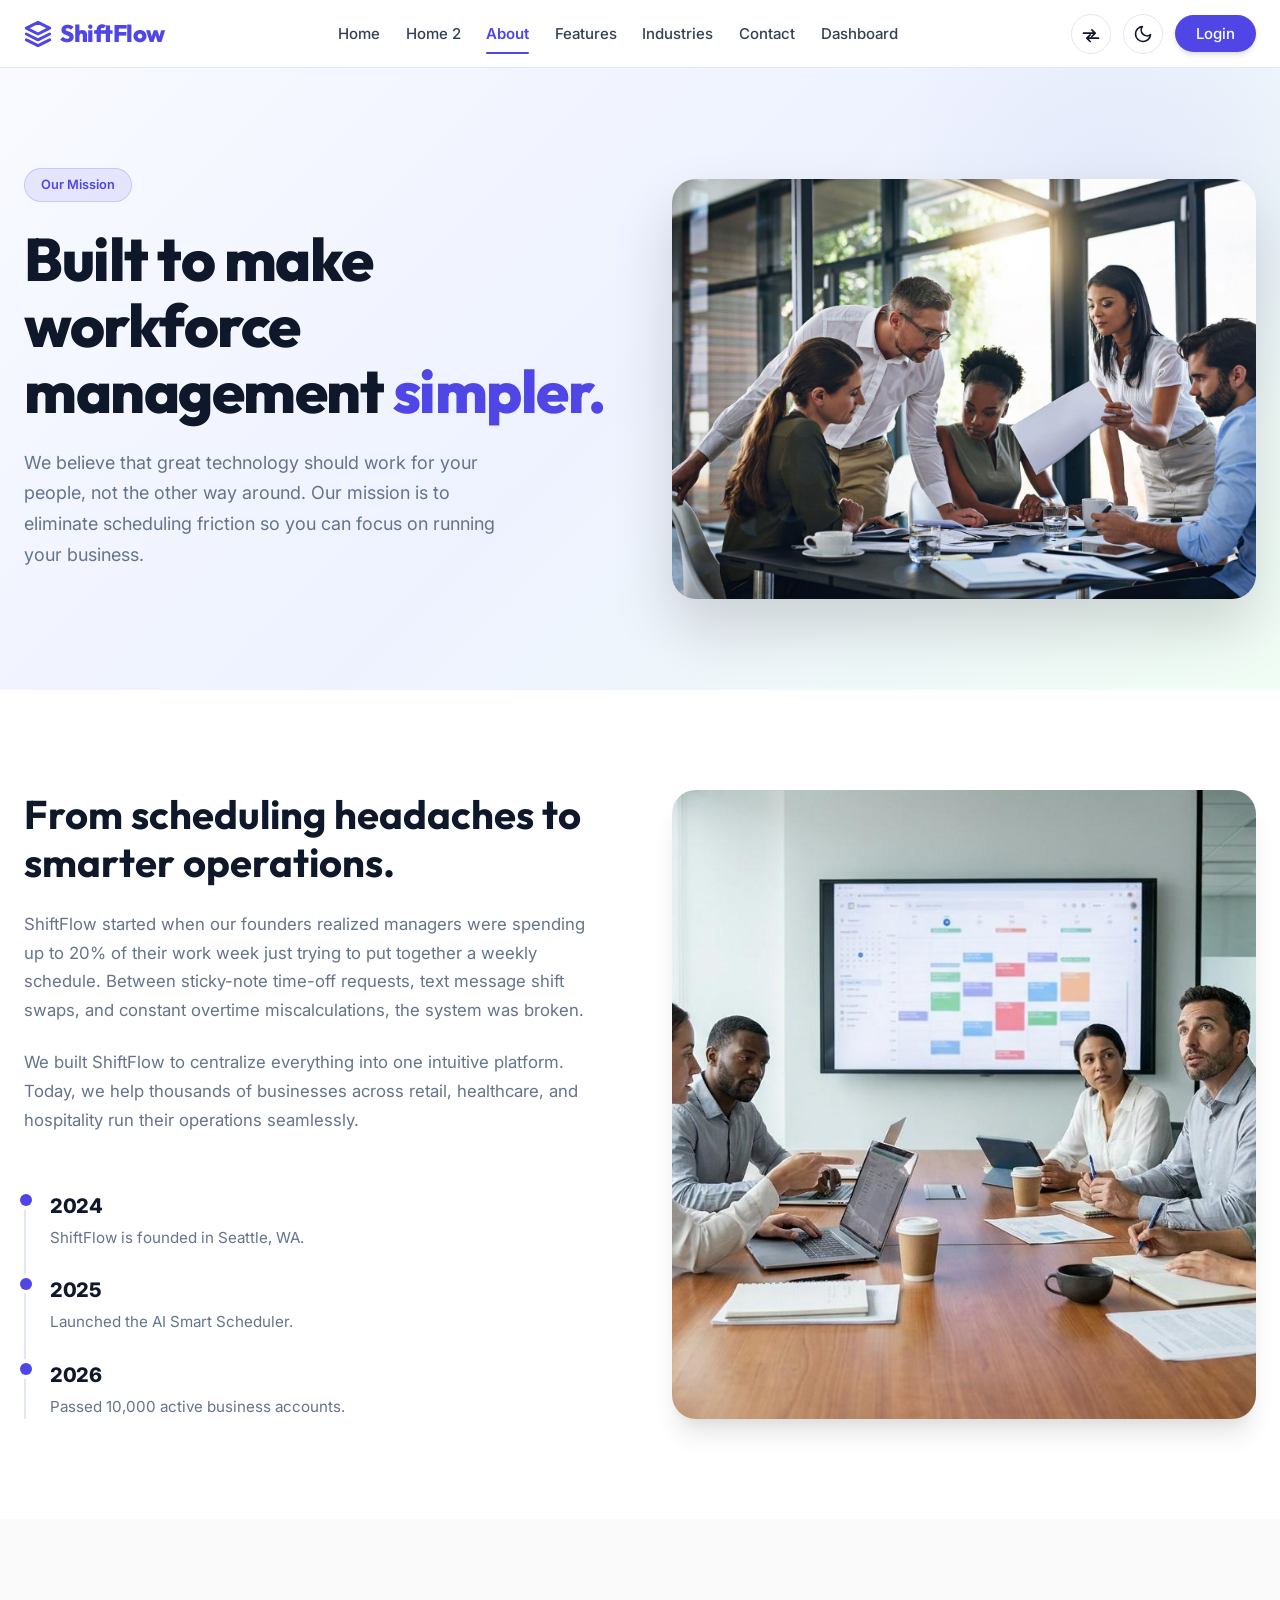
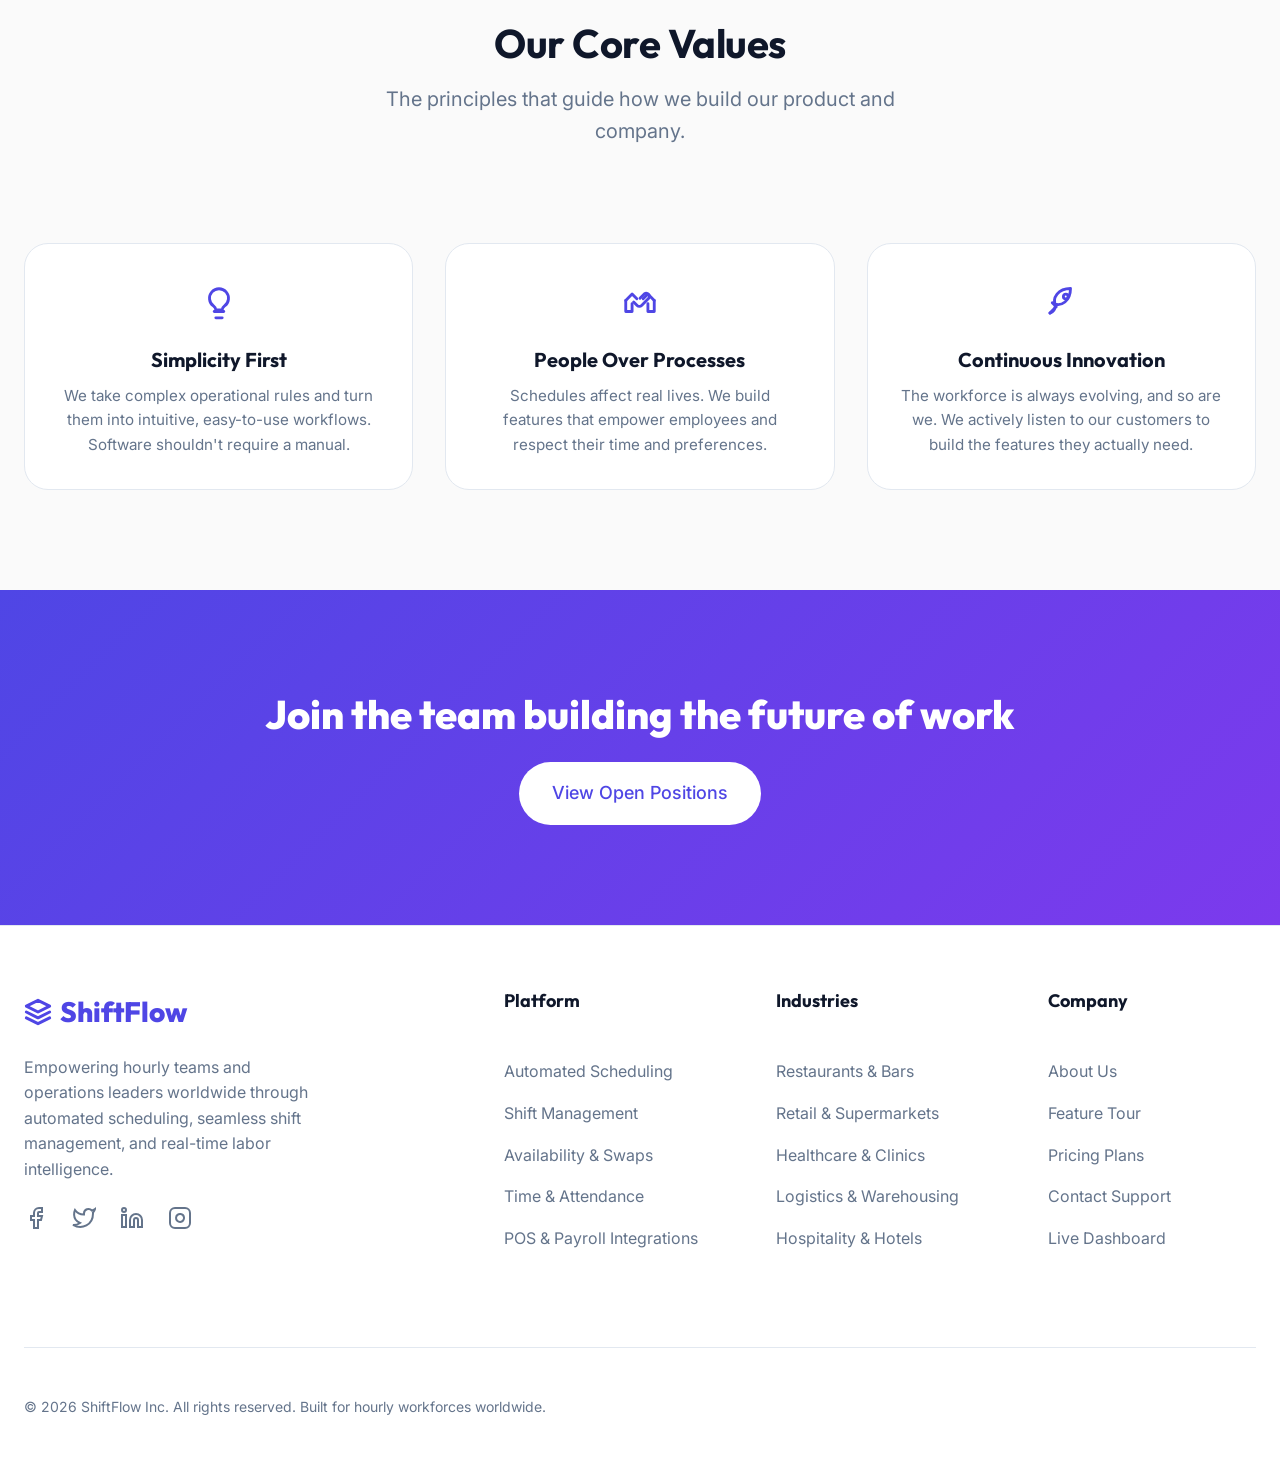
<file: about.html>
<!DOCTYPE html>
<html lang="en">

<head>
  <meta charset="UTF-8">
  <meta name="viewport" content="width=device-width, initial-scale=1.0">
  <title>About Us | ShiftFlow</title>
  <meta name="description"
    content="Learn about ShiftFlow's mission to simplify workforce scheduling and improve operational efficiency for teams everywhere.">
  <link rel="preconnect" href="https://fonts.googleapis.com">
  <link rel="preconnect" href="https://fonts.gstatic.com" crossorigin>
  <link
    href="https://fonts.googleapis.com/css2?family=Outfit:wght@300;400;500;600;700;800&family=Inter:wght@400;500;600&display=swap"
    rel="stylesheet">
  <link rel="stylesheet" href="assets/css/style.css">
  <link rel="icon" type="image/svg+xml" href="assets/images/favicon.svg">
  <link rel="stylesheet" href="assets/css/theme-fixes.css">
  <link rel="stylesheet" href="assets/css/about.css">
  <style>
    /* ========== ABOUT PAGE STYLES ========== */

    /* Hero Section */
    .c-hero {
      padding: 100px 0 80px;
      background: linear-gradient(135deg, #f8faff 0%, #eef2ff 50%, #f0fdf4 100%);
      position: relative;
      overflow: hidden;
    }

    [data-theme="dark"] .c-hero {
      background: linear-gradient(135deg, #0f172a 0%, #1e293b 50%, #0f1f15 100%);
    }

    .c-hero::before {
      content: '';
      position: absolute;
      top: -100px;
      right: -100px;
      width: 500px;
      height: 500px;
      background: radial-gradient(circle, rgba(79, 70, 229, 0.08) 0%, transparent 70%);
      border-radius: 50%;
    }

    .c-hero-inner {
      display: grid;
      grid-template-columns: 1fr 1fr;
      gap: 4rem;
      align-items: center;
    }

    .c-hero-breadcrumb {
      display: flex;
      align-items: center;
      gap: 0.5rem;
      font-size: 0.875rem;
      color: var(--color-text-light);
      margin-bottom: 1.5rem;
    }

    .c-hero-breadcrumb a {
      color: var(--color-primary);
      text-decoration: none;
    }

    .c-hero-breadcrumb a:hover {
      text-decoration: underline;
    }

    .c-hero-badge {
      display: inline-flex;
      align-items: center;
      gap: 0.5rem;
      background: rgba(79, 70, 229, 0.1);
      color: var(--color-primary);
      padding: 0.35rem 1rem;
      border-radius: 999px;
      font-size: 0.8rem;
      font-weight: 600;
      margin-bottom: 1.5rem;
      border: 1px solid rgba(79, 70, 229, 0.2);
    }

    .c-hero h1 {
      font-size: clamp(2.5rem, 5vw, 3.75rem);
      font-weight: 800;
      line-height: 1.1;
      letter-spacing: -1.5px;
      color: var(--color-heading);
      margin-bottom: 1.5rem;
    }

    .c-hero h1 span {
      color: var(--color-primary);
    }

    .c-hero p {
      font-size: 1.125rem;
      color: var(--color-text-light);
      line-height: 1.7;
      max-width: 480px;
      margin-bottom: 2.5rem;
    }

    .c-hero-visual {
      position: relative;
    }

    .c-hero-img-wrap {
      border-radius: var(--radius-lg);
      overflow: hidden;
      box-shadow: 0 30px 60px rgba(0, 0, 0, 0.15);
      position: relative;
    }

    .c-hero-img-wrap img {
      width: 100%;
      height: 420px;
      object-fit: cover;
      display: block;
    }

    /* Our Story */
    .our-story {
      padding: 100px 0;
      background: var(--color-surface);
    }

    .story-container {
      display: grid;
      grid-template-columns: 1fr 1fr;
      gap: 4rem;
      align-items: center;
    }

    .story-content h2 {
      font-size: 2.5rem;
      margin-bottom: 1.5rem;
      color: var(--color-heading);
      line-height: 1.2;
    }

    .story-content p {
      font-size: 1.05rem;
      color: var(--color-text-light);
      line-height: 1.7;
      margin-bottom: 1.5rem;
    }

    .timeline {
      display: flex;
      flex-direction: column;
      gap: 1.5rem;
      margin-top: 2rem;
      border-left: 2px solid var(--color-border);
      padding-left: 1.5rem;
    }

    .timeline-item {
      position: relative;
      background: transparent !important;
      text-align: left !important;
      padding: 0 !important;
    }

    .timeline-item::before {
      content: '';
      position: absolute;
      left: -1.5rem;
      top: 4px;
      width: 12px;
      height: 12px;
      background: var(--color-primary);
      border-radius: 50%;
      transform: translateX(-50%);
      box-shadow: 0 0 0 4px var(--color-surface);
    }

    .timeline-year {
      font-weight: 800;
      color: var(--color-heading) !important;
      font-size: 1.25rem;
      margin-bottom: 0.25rem;
      letter-spacing: -0.02em;
    }

    .timeline-desc {
      color: var(--color-text-light) !important;
      font-size: 0.95rem;
    }

    [data-theme="dark"] .timeline-item::before {
      box-shadow: 0 0 0 4px var(--color-bg) !important;
    }

    .story-visual {
      position: relative;
    }

    .story-visual img {
      width: 100%;
      border-radius: var(--radius-lg);
      box-shadow: var(--shadow-xl);
    }

    .floating-stat {
      position: absolute;
      background: var(--color-bg);
      padding: 1.25rem;
      border-radius: var(--radius-md);
      box-shadow: var(--shadow-lg);
      border: 1px solid var(--color-border);
    }

    .floating-stat.stat-1 {
      top: -20px;
      left: -20px;
    }

    .floating-stat.stat-2 {
      bottom: -20px;
      right: -20px;
    }

    .stat-num {
      display: block;
      font-size: 2rem;
      font-weight: 800;
      color: var(--color-primary);
    }

    .stat-text {
      font-size: 0.85rem;
      color: var(--color-text-light);
      font-weight: 600;
      text-transform: uppercase;
    }

    /* Values */
    .values-section {
      padding: 100px 0;
      background: var(--color-bg);
    }

    .values-grid {
      display: grid;
      grid-template-columns: repeat(auto-fit, minmax(280px, 1fr));
      gap: 2rem;
      margin-top: 3rem;
    }

    .value-card {
      background: var(--color-surface);
      padding: 2rem;
      border-radius: var(--radius-lg);
      border: 1px solid var(--color-border);
    }

    .value-icon {
      font-size: 2.5rem;
      margin-bottom: 1.25rem;
    }

    .value-card h3 {
      font-size: 1.25rem;
      color: var(--color-heading);
      margin-bottom: 0.75rem;
    }

    .value-card p {
      font-size: 0.95rem;
      color: var(--color-text-light);
      line-height: 1.6;
    }

    /* CTA */
    .c-cta {
      padding: 100px 0;
      background: linear-gradient(135deg, var(--color-primary) 0%, #7C3AED 100%);
      text-align: center;
      color: white;
    }

    .c-cta h2 {
      font-size: 2.5rem;
      margin-bottom: 1.5rem;
      color: white;
      font-weight: 800;
    }

    .c-cta .btn {
      background: white;
      color: var(--color-primary);
    }

    /* Responsive */
    @media (max-width: 1024px) {

      .c-hero-inner,
      .story-container {
        grid-template-columns: 1fr;
        gap: 3rem;
      }

      .floating-stat {
        position: static;
        margin-top: 1rem;
        display: inline-block;
      }
    }

    /* ========== CORRECTIONS ========== */

    /* Story image: fill the complete height of the content column, no floating overlays */
    .story-container {
      align-items: stretch;
    }

    .story-content {
      display: flex;
      flex-direction: column;
      justify-content: center;
    }

    .story-visual {
      height: 100%;
      min-height: 100%;
      display: flex;
    }

    .story-visual img {
      width: 100%;
      height: 100%;
      min-height: 100%;
      object-fit: cover;
      border-radius: var(--radius-lg);
      display: block;
    }

    /* Professional Core Value icons */
    .value-card {
      text-align: center;
      display: flex;
      flex-direction: column;
      align-items: center;
    }

    .value-icon {
      width: 52px;
      height: 52px;
      margin: 0 auto 1.25rem;
      display: flex;
      align-items: center;
      justify-content: center;
      color: var(--color-primary);
    }

    .value-icon svg {
      width: 38px;
      height: 38px;
      display: block;
    }

    /* Tablet: 2 cards per row, third card centered without changing width */
    @media (min-width: 768px) and (max-width: 1024px) {
      .values-grid {
        grid-template-columns: repeat(2, minmax(280px, 1fr));
        justify-content: center;
      }

      .value-card:nth-child(3) {
        grid-column: 1 / -1;
        width: calc((100% - 2rem) / 2);
        justify-self: center;
      }
    }

    /* 1024px and below: hero content centered */
    @media (max-width: 1024px) {
      .c-hero-inner {
        grid-template-columns: 1fr;
        text-align: center;
        justify-items: center;
      }

      .c-hero-inner>div:first-child {
        display: flex;
        flex-direction: column;
        align-items: center;
      }

      .c-hero p {
        max-width: 680px;
      }

      .c-hero-visual {
        width: 100%;
        max-width: 760px;
      }

      .story-container {
        align-items: stretch;
      }

      .story-visual {
        min-height: 420px;
      }

      .floating-stat {
        display: none !important;
      }
    }

    /* Mobile: one full-width card per row */
    @media (max-width: 767px) {
      .values-grid {
        grid-template-columns: 1fr;
      }

      .value-card,
      .value-card:nth-child(3) {
        width: 100%;
        grid-column: auto;
      }

      .story-visual {
        min-height: 320px;
      }

      .story-visual img {
        min-height: 320px;
      }
    }
  </style>
</head>

<body>

  <!-- Navigation -->
  <nav class="navbar">
    <div class="container nav-container">
      <a href="index.html" class="brand">
        <svg class="brand-icon" viewBox="0 0 24 24" fill="none" stroke="currentColor" stroke-width="2.5"
          stroke-linecap="round" stroke-linejoin="round">
          <path d="M12 2L2 7l10 5 10-5-10-5zM2 17l10 5 10-5M2 12l10 5 10-5" />
        </svg>
        ShiftFlow
      </a>
      <button class="mobile-menu-btn" aria-label="Toggle menu">
        <svg viewBox="0 0 24 24" fill="none" stroke="currentColor" stroke-width="2" stroke-linecap="round"
          stroke-linejoin="round">
          <line x1="3" y1="12" x2="21" y2="12" />
          <line x1="3" y1="6" x2="21" y2="6" />
          <line x1="3" y1="18" x2="21" y2="18" />
        </svg>
      </button>
      <ul class="nav-links">
        <li><a href="index.html" class="nav-link">Home</a></li>
        <li><a href="home-2.html" class="nav-link">Home 2</a></li>
        <li><a href="about.html" class="nav-link active">About</a></li>
        <li><a href="features.html" class="nav-link">Features</a></li>
        <li><a href="industries.html" class="nav-link">Industries</a></li>
        <li><a href="contact.html" class="nav-link">Contact</a></li>
        <li><a href="dashboard.html" class="nav-link">Dashboard</a></li>
        <li class="mobile-nav-actions">
          <div class="mobile-actions-wrapper">
            <div class="mobile-icon-toggles">
              <button class="btn-icon rtl-toggle" aria-label="Toggle RTL" title="Toggle RTL">
                <svg viewBox="0 0 24 24" fill="none" stroke="currentColor" stroke-width="2" stroke-linecap="round" stroke-linejoin="round">
                  <path d="M17 11H3M17 11L13 7M17 11L13 15M7 17H21M7 17L11 13M7 17L11 21" />
                </svg>
              </button>
              <button class="btn-icon theme-toggle" aria-label="Toggle Theme" title="Toggle Theme">
                <svg class="moon-icon" viewBox="0 0 24 24" fill="none" stroke="currentColor" stroke-width="2" stroke-linecap="round" stroke-linejoin="round">
                  <path d="M21 12.79A9 9 0 1 1 11.21 3 7 7 0 0 0 21 12.79z" />
                </svg>
                <svg class="sun-icon" viewBox="0 0 24 24" fill="none" stroke="currentColor" stroke-width="2" stroke-linecap="round" stroke-linejoin="round" style="display:none;">
                  <circle cx="12" cy="12" r="5" />
                  <path d="M12 1v2M12 21v2M4.22 4.22l1.42 1.42M18.36 18.36l1.42 1.42M1 12h2M21 12h2M4.22 19.78l1.42-1.42M18.36 5.64l1.42-1.42" />
                </svg>
              </button>
            </div>
            <a href="login.html" class="btn btn-primary btn-mobile-login">Login</a>
          </div>
        </li>
      </ul>
      <div class="nav-actions">
        <button class="btn-icon rtl-toggle" aria-label="Toggle RTL" title="Toggle RTL">
          <svg viewBox="0 0 24 24" fill="none" stroke="currentColor" stroke-width="2" stroke-linecap="round" stroke-linejoin="round">
            <path d="M17 11H3M17 11L13 7M17 11L13 15M7 17H21M7 17L11 13M7 17L11 21" />
          </svg>
        </button>
        <button class="btn-icon theme-toggle" aria-label="Toggle Theme" title="Toggle Theme">
          <svg class="moon-icon" viewBox="0 0 24 24" fill="none" stroke="currentColor" stroke-width="2" stroke-linecap="round" stroke-linejoin="round">
            <path d="M21 12.79A9 9 0 1 1 11.21 3 7 7 0 0 0 21 12.79z" />
          </svg>
          <svg class="sun-icon" viewBox="0 0 24 24" fill="none" stroke="currentColor" stroke-width="2" stroke-linecap="round" stroke-linejoin="round" style="display:none;">
            <circle cx="12" cy="12" r="5" />
            <path d="M12 1v2M12 21v2M4.22 4.22l1.42 1.42M18.36 18.36l1.42 1.42M1 12h2M21 12h2M4.22 19.78l1.42-1.42M18.36 5.64l1.42-1.42" />
          </svg>
        </button>
        <a href="login.html" class="btn btn-primary">Login</a>
      </div>
    </div>
  </nav>

  <!-- 1. Hero Section -->
  <section class="c-hero">
    <div class="container">
      <div class="c-hero-inner">
        <div>

          <span class="c-hero-badge">Our Mission</span>
          <h1>Built to make workforce management <span>simpler.</span></h1>
          <p>We believe that great technology should work for your people, not the other way around. Our mission is to
            eliminate scheduling friction so you can focus on running your business.</p>

        </div>
        <div class="c-hero-visual">
          <div class="c-hero-img-wrap">
            <img src="assets/images/abt-hero.jpg" alt="Team collaboration">
          </div>
        </div>
      </div>
    </div>
  </section>

  <!-- 2. Our Story -->
  <section class="our-story" id="story">
    <div class="container story-container">
      <div class="story-content">
        <h2>From scheduling headaches to smarter operations.</h2>
        <p>ShiftFlow started when our founders realized managers were spending up to 20% of their work week just trying
          to put together a weekly schedule. Between sticky-note time-off requests, text message shift swaps, and
          constant overtime miscalculations, the system was broken.</p>
        <p>We built ShiftFlow to centralize everything into one intuitive platform. Today, we help thousands of
          businesses across retail, healthcare, and hospitality run their operations seamlessly.</p>

        <div class="timeline">
          <div class="timeline-item">
            <div class="timeline-year">2024</div>
            <div class="timeline-desc">ShiftFlow is founded in Seattle, WA.</div>
          </div>
          <div class="timeline-item">
            <div class="timeline-year">2025</div>
            <div class="timeline-desc">Launched the AI Smart Scheduler.</div>
          </div>
          <div class="timeline-item">
            <div class="timeline-year">2026</div>
            <div class="timeline-desc">Passed 10,000 active business accounts.</div>
          </div>
        </div>
      </div>
      <div class="story-visual">
        <img src="assets/images/story.jpg" alt="Our team working">
      </div>
    </div>
  </section>

  <!-- 3. Values -->
  <section class="values-section">
    <div class="container">
      <div class="section-header center">
        <h2 class="section-title">Our Core Values</h2>
        <p class="section-subtitle">The principles that guide how we build our product and company.</p>
      </div>
      <div class="values-grid">
        <div class="value-card">
          <div class="value-icon" aria-hidden="true">
            <svg viewBox="0 0 24 24" fill="none" stroke="currentColor" stroke-width="1.8" stroke-linecap="round"
              stroke-linejoin="round">
              <path d="M9 18h6"></path>
              <path d="M10 22h4"></path>
              <path d="M8.5 14.5A6 6 0 1 1 15.5 14.5c-.9.7-1.5 1.6-1.5 2.5h-4c0-.9-.6-1.8-1.5-2.5Z"></path>
            </svg>
          </div>
          <h3>Simplicity First</h3>
          <p>We take complex operational rules and turn them into intuitive, easy-to-use workflows. Software shouldn't
            require a manual.</p>
        </div>
        <div class="value-card">
          <div class="value-icon" aria-hidden="true">
            <svg viewBox="0 0 24 24" fill="none" stroke="currentColor" stroke-width="1.8" stroke-linecap="round"
              stroke-linejoin="round">
              <path d="M8 12l2.2 2.2a2 2 0 0 0 2.8 0l4.5-4.5a2 2 0 0 0-2.8-2.8L12 9.6"></path>
              <path d="M3 11l4-4 3 3"></path>
              <path d="M21 11l-4-4-3 3"></path>
              <path d="M3 11v7h4v-5"></path>
              <path d="M21 11v7h-4v-5"></path>
            </svg>
          </div>
          <h3>People Over Processes</h3>
          <p>Schedules affect real lives. We build features that empower employees and respect their time and
            preferences.</p>
        </div>
        <div class="value-card">
          <div class="value-icon" aria-hidden="true">
            <svg viewBox="0 0 24 24" fill="none" stroke="currentColor" stroke-width="1.8" stroke-linecap="round"
              stroke-linejoin="round">
              <path d="M5 19c2.5-1 3.5-3 3.5-5.5"></path>
              <path d="M9 15c-1.5-2.5-1.5-5.5.5-8 2.5-3 6.5-3.5 8.5-3.5 0 2-.5 6-3.5 8.5-2.5 2-5.5 2-8 .5Z"></path>
              <path d="M8 16l-3 3"></path>
              <circle cx="15" cy="8.5" r="1.5"></circle>
            </svg>
          </div>
          <h3>Continuous Innovation</h3>
          <p>The workforce is always evolving, and so are we. We actively listen to our customers to build the features
            they actually need.</p>
        </div>
      </div>
    </div>
  </section>

  <!-- 4. CTA -->
  <section class="c-cta">
    <div class="container">
      <h2>Join the team building the future of work</h2>
      <a href="contact.html" class="btn btn-large">View Open Positions</a>
    </div>
  </section>

  <!-- Footer -->
  <footer class="footer">
    <div class="container">
      <div class="footer-grid">
        <div class="footer-col brand-col">
          <a href="index.html" class="footer-brand">
            <svg class="brand-icon" viewBox="0 0 24 24" fill="none" stroke="currentColor" stroke-width="2.5"
              stroke-linecap="round" stroke-linejoin="round">
              <path d="M12 2L2 7l10 5 10-5-10-5zM2 17l10 5 10-5M2 12l10 5 10-5" />
            </svg>
            ShiftFlow
          </a>
          <p class="footer-desc">
            Empowering hourly teams and operations leaders worldwide through automated scheduling, seamless shift
            management, and real-time labor intelligence.
          </p>
          <div class="social-icons">
            <a href="#" class="social-icon" aria-label="Facebook">
              <svg viewBox="0 0 24 24" fill="none" stroke="currentColor" stroke-width="2">
                <path d="M18 2h-3a5 5 0 0 0-5 5v3H7v4h3v8h4v-8h3l1-4h-4V7a1 1 0 0 1 1-1h3z" />
              </svg>
            </a>
            <a href="#" class="social-icon" aria-label="Twitter">
              <svg viewBox="0 0 24 24" fill="none" stroke="currentColor" stroke-width="2">
                <path
                  d="M23 3a10.9 10.9 0 0 1-3.14 1.53 4.48 4.48 0 0 0-7.86 3v1A10.66 10.66 0 0 1 3 4s-4 9 5 13a11.64 11.64 0 0 1-7 2c9 5 20 0 20-11.5a4.5 4.5 0 0 0-.08-.83A7.72 7.72 0 0 0 23 3z" />
              </svg>
            </a>
            <a href="#" class="social-icon" aria-label="LinkedIn">
              <svg viewBox="0 0 24 24" fill="none" stroke="currentColor" stroke-width="2">
                <path d="M16 8a6 6 0 0 1 6 6v7h-4v-7a2 2 0 0 0-2-2 2 2 0 0 0-2 2v7h-4v-7a6 6 0 0 1 6-6zM2 9h4v12H2z" />
                <circle cx="4" cy="4" r="2" />
              </svg>
            </a>
            <a href="#" class="social-icon" aria-label="Instagram">
              <svg viewBox="0 0 24 24" fill="none" stroke="currentColor" stroke-width="2">
                <rect x="2" y="2" width="20" height="20" rx="5" ry="5" />
                <path d="M16 11.37A4 4 0 1 1 12.63 8 4 4 0 0 1 16 11.37z" />
                <line x1="17.5" y1="6.5" x2="17.51" y2="6.5" />
              </svg>
            </a>
          </div>
        </div>
        <div class="footer-col">
          <h4>Platform</h4>
          <ul>
            <li><a href="features.html">Automated Scheduling</a></li>
            <li><a href="features.html">Shift Management</a></li>
            <li><a href="features.html">Availability &amp; Swaps</a></li>
            <li><a href="dashboard.html">Time &amp; Attendance</a></li>
            <li><a href="features.html">POS &amp; Payroll Integrations</a></li>
          </ul>
        </div>
        <div class="footer-col">
          <h4>Industries</h4>
          <ul>
            <li><a href="industries.html">Restaurants &amp; Bars</a></li>
            <li><a href="industries.html">Retail &amp; Supermarkets</a></li>
            <li><a href="industries.html">Healthcare &amp; Clinics</a></li>
            <li><a href="industries.html">Logistics &amp; Warehousing</a></li>
            <li><a href="industries.html">Hospitality &amp; Hotels</a></li>
          </ul>
        </div>
        <div class="footer-col">
          <h4>Company</h4>
          <ul>
            <li><a href="about.html">About Us</a></li>
            <li><a href="features.html">Feature Tour</a></li>
            <li><a href="index.html#pricing">Pricing Plans</a></li>
            <li><a href="contact.html">Contact Support</a></li>
            <li><a href="dashboard.html">Live Dashboard</a></li>
          </ul>
        </div>
      </div>
      <div class="footer-bottom">
        <p>&copy; 2026 ShiftFlow Inc. All rights reserved. Built for hourly workforces worldwide.</p>
      </div>
    </div>
    <button class="scroll-top" id="scrollTopBtn" aria-label="Scroll to top">
      <svg viewBox="0 0 24 24" fill="none" stroke="currentColor" stroke-width="2" stroke-linecap="round"
        stroke-linejoin="round">
        <path d="M12 19V5M5 12l7-7 7 7" />
      </svg>
    </button>
  </footer>

  <script src="assets/js/main.js"></script>
</body>

</html>
</file>
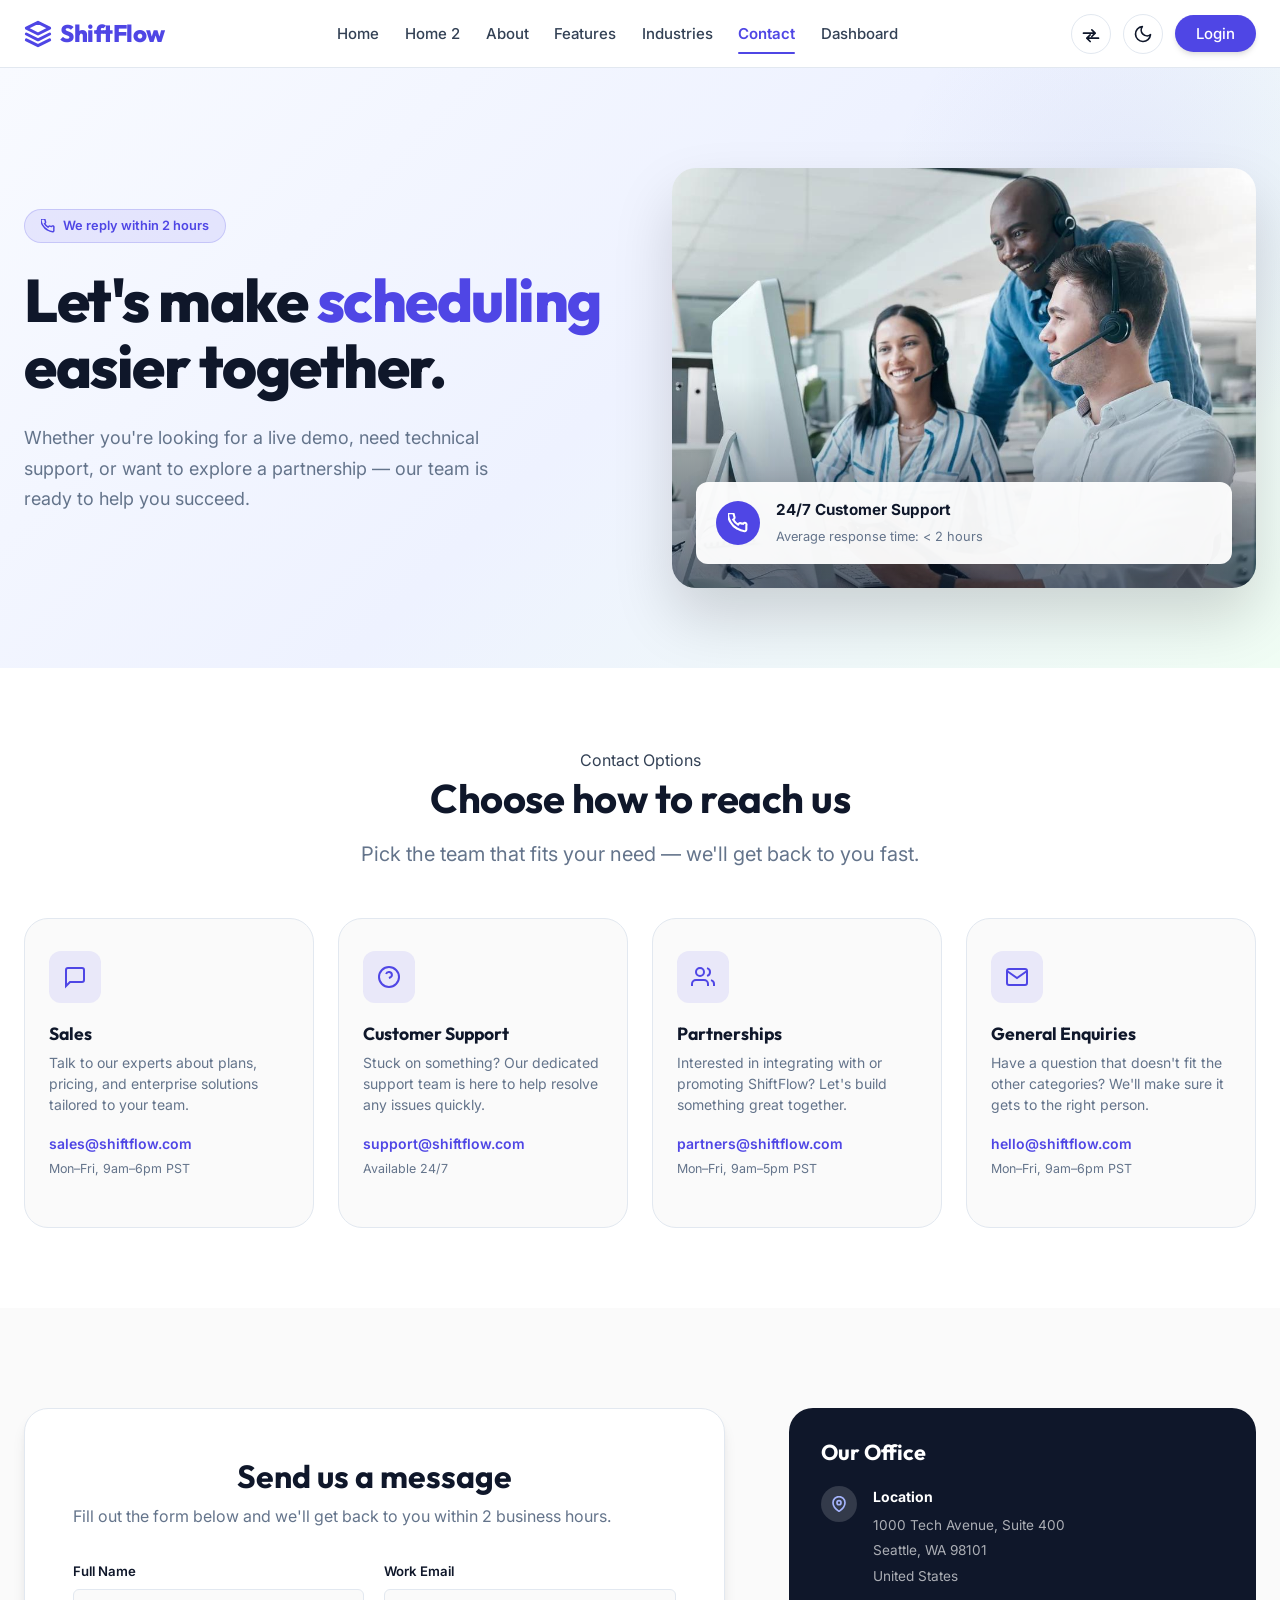
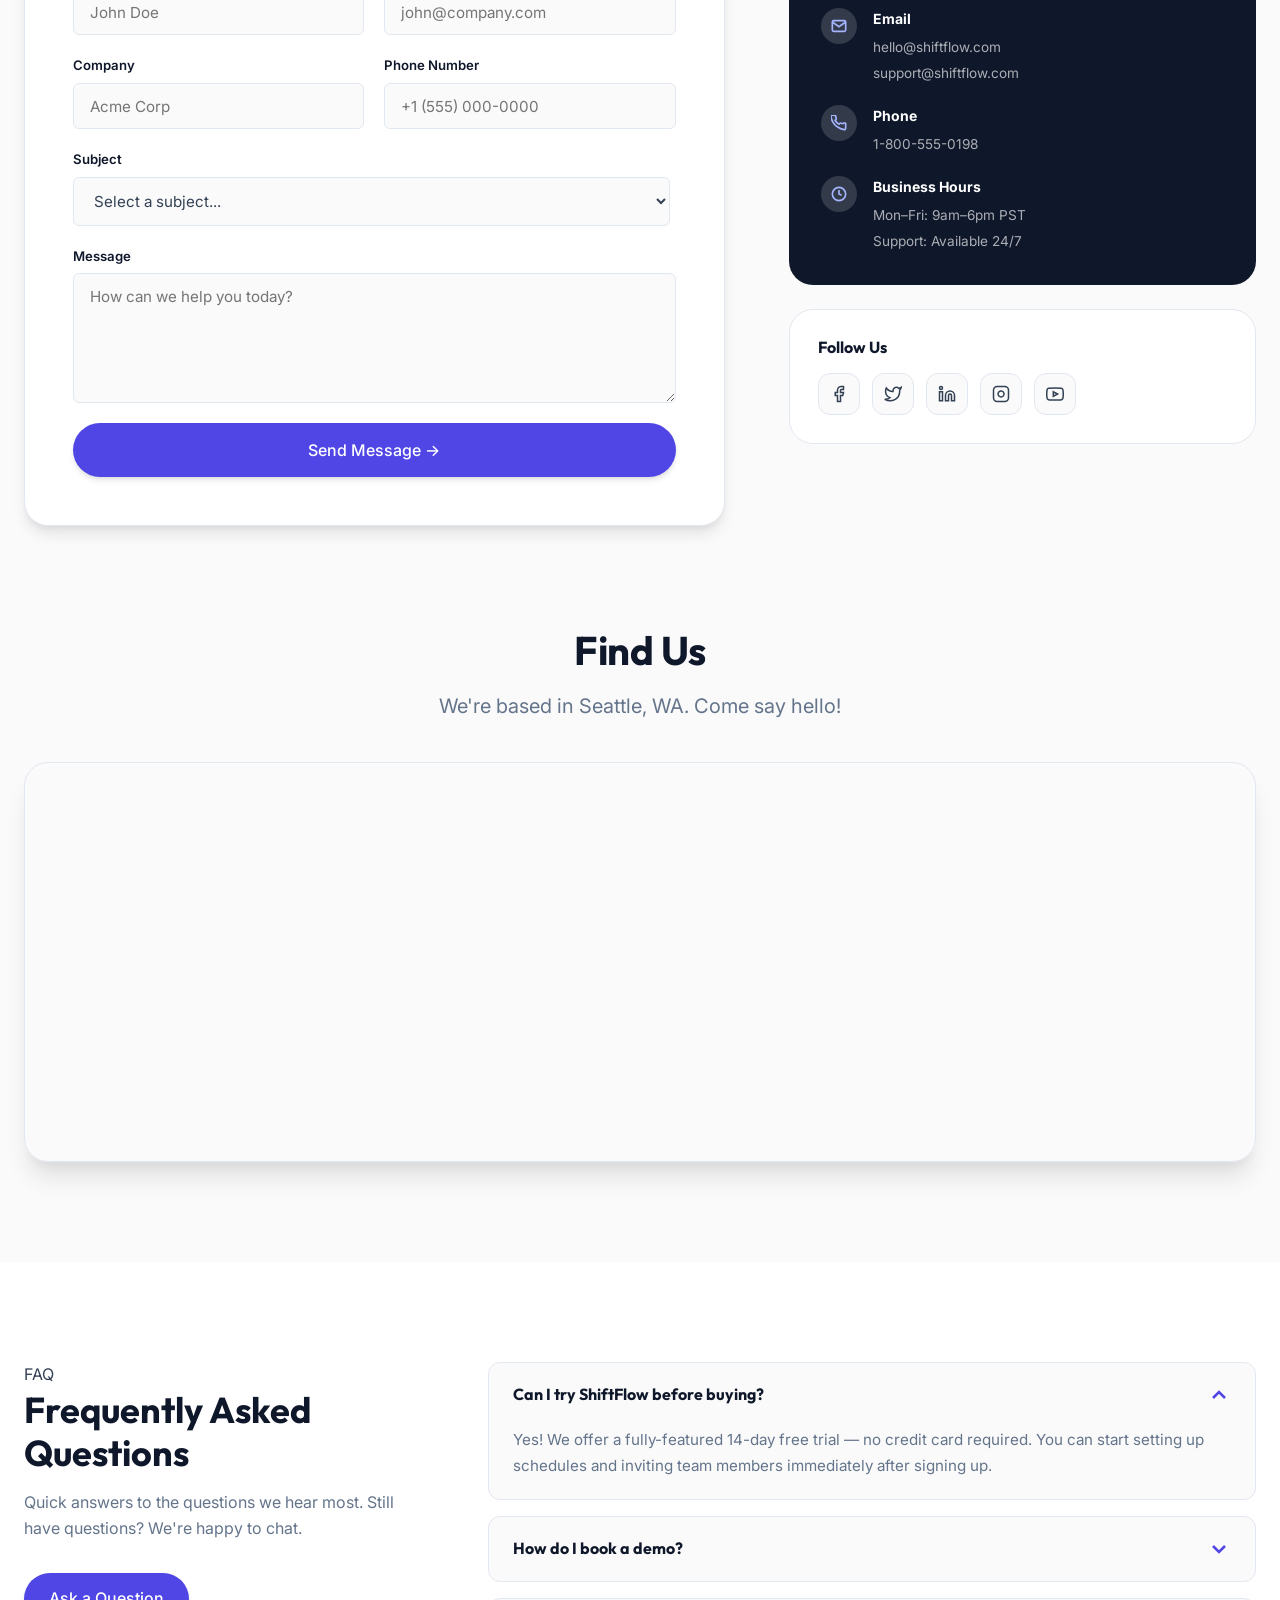
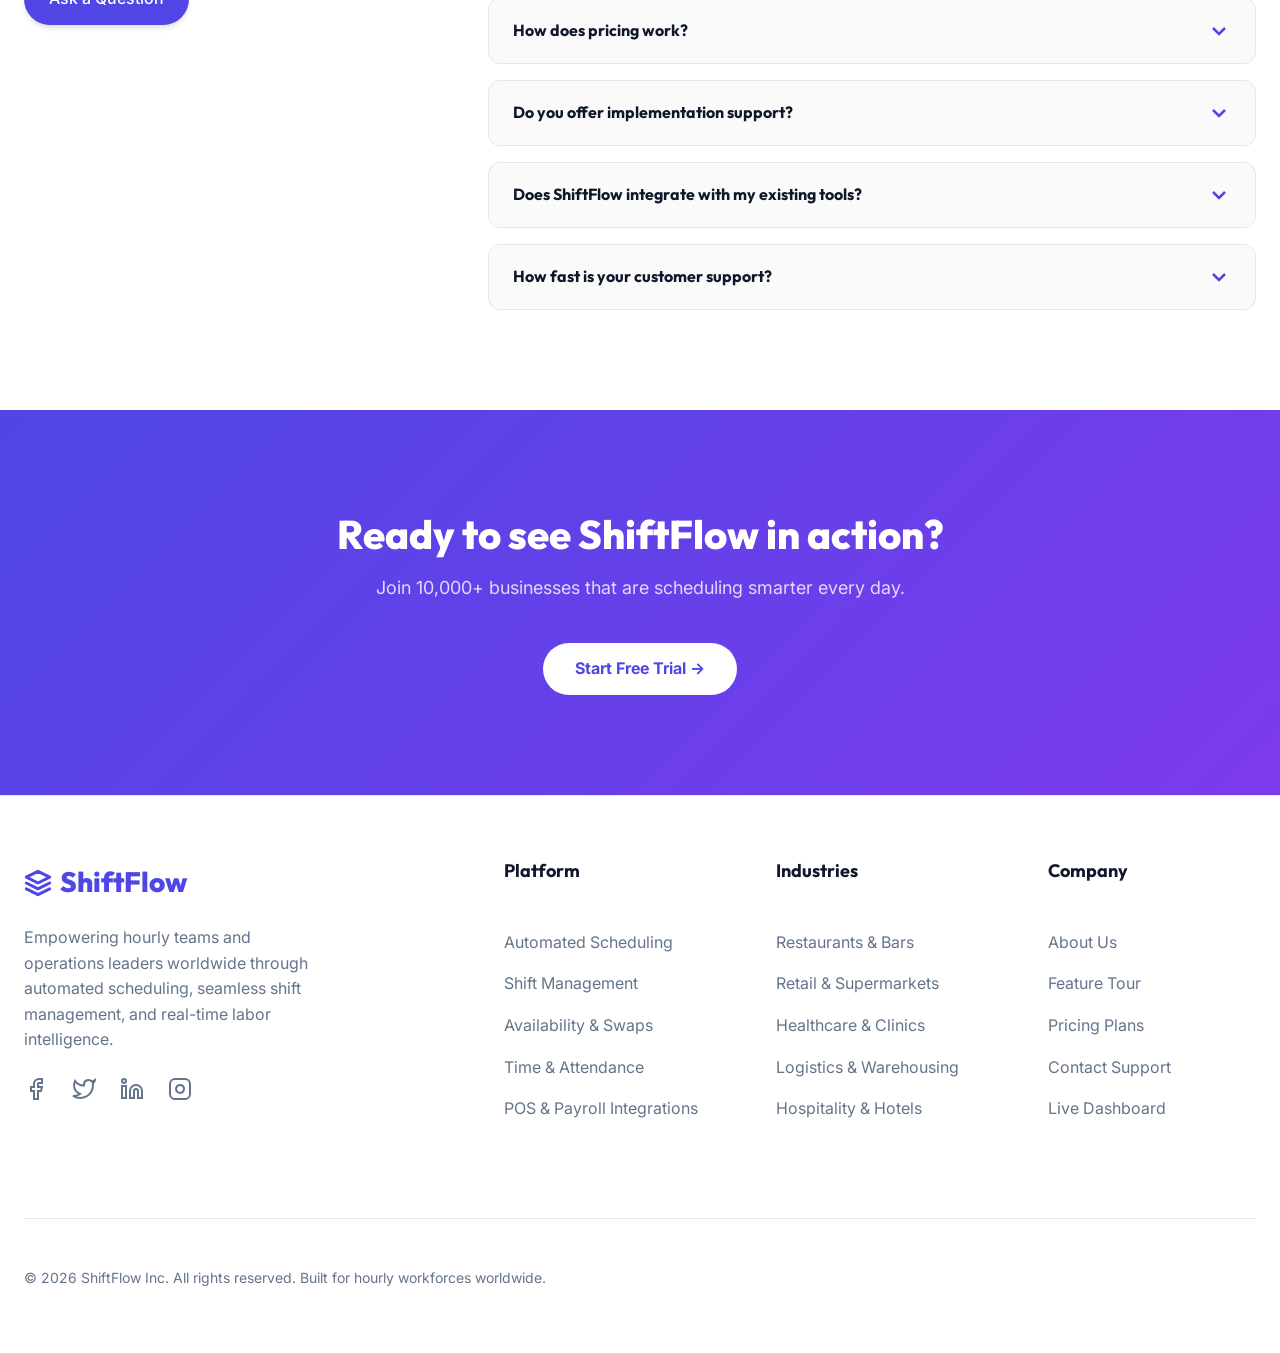
<file: contact.html>
<!DOCTYPE html>
<html lang="en">

<head>
  <meta charset="UTF-8">
  <meta name="viewport" content="width=device-width, initial-scale=1.0">
  <title>Contact Us | ShiftFlow — Let's Make Scheduling Easier</title>
  <meta name="description"
    content="Get in touch with the ShiftFlow team. Sales, Support, Partnerships, and General Enquiries — we're here to help you schedule smarter.">
  <link rel="preconnect" href="https://fonts.googleapis.com">
  <link rel="preconnect" href="https://fonts.gstatic.com" crossorigin>
  <link
    href="https://fonts.googleapis.com/css2?family=Outfit:wght@300;400;500;600;700;800&family=Inter:wght@400;500;600&display=swap"
    rel="stylesheet">
  <link rel="stylesheet" href="assets/css/style.css">
  <link rel="icon" type="image/svg+xml" href="assets/images/favicon.svg">
  <link rel="stylesheet" href="assets/css/theme-fixes.css">
  <style>
    /* ========== CONTACT PAGE STYLES ========== */

    /* Hero */
    .c-hero {
      padding: 100px 0 80px;
      background: linear-gradient(135deg, #f8faff 0%, #eef2ff 50%, #f0fdf4 100%);
      position: relative;
      overflow: hidden;
    }

    [data-theme="dark"] .c-hero {
      background: linear-gradient(135deg, #0f172a 0%, #1e293b 50%, #0f1f15 100%);
    }

    .c-hero::before {
      content: '';
      position: absolute;
      top: -100px;
      right: -100px;
      width: 500px;
      height: 500px;
      background: radial-gradient(circle, rgba(79, 70, 229, 0.08) 0%, transparent 70%);
      border-radius: 50%;
    }

    .c-hero-inner {
      display: grid;
      grid-template-columns: 1fr 1fr;
      gap: 4rem;
      align-items: center;
    }

    .c-hero-breadcrumb {
      display: flex;
      align-items: center;
      gap: 0.5rem;
      font-size: 0.875rem;
      color: var(--color-text-light);
      margin-bottom: 1.5rem;
    }

    .c-hero-breadcrumb a {
      color: var(--color-primary);
      text-decoration: none;
    }

    .c-hero-breadcrumb a:hover {
      text-decoration: underline;
    }

    .c-hero-badge {
      display: inline-flex;
      align-items: center;
      gap: 0.5rem;
      background: rgba(79, 70, 229, 0.1);
      color: var(--color-primary);
      padding: 0.35rem 1rem;
      border-radius: 999px;
      font-size: 0.8rem;
      font-weight: 600;
      margin-bottom: 1.5rem;
      border: 1px solid rgba(79, 70, 229, 0.2);
    }

    .c-hero h1 {
      font-size: clamp(2.5rem, 5vw, 3.75rem);
      font-weight: 800;
      line-height: 1.1;
      letter-spacing: -1.5px;
      color: var(--color-heading);
      margin-bottom: 1.5rem;
    }

    .c-hero h1 span {
      color: var(--color-primary);
    }

    .c-hero p {
      font-size: 1.125rem;
      color: var(--color-text-light);
      line-height: 1.7;
      max-width: 480px;
      margin-bottom: 2rem;
    }

    .c-hero-actions {
      display: flex;
      gap: 1rem;
      flex-wrap: wrap;
    }

    /* Hero Image / Visual */
    .c-hero-visual {
      position: relative;
    }

    .c-hero-img-wrap {
      border-radius: var(--radius-lg);
      overflow: hidden;
      box-shadow: 0 30px 60px rgba(0, 0, 0, 0.15);
      position: relative;
    }

    .c-hero-img-wrap img {
      width: 100%;
      height: 420px;
      object-fit: cover;
      display: block;
    }

    .c-hero-img-overlay {
      position: absolute;
      inset: 0;
      background: linear-gradient(to bottom, transparent 50%, rgba(15, 23, 42, 0.6) 100%);
    }

    .c-hero-img-badge {
      position: absolute;
      bottom: 1.5rem;
      left: 1.5rem;
      right: 1.5rem;
      background: rgba(255, 255, 255, 0.95);
      border-radius: var(--radius-md);
      padding: 1rem 1.25rem;
      display: flex;
      align-items: center;
      gap: 1rem;
      box-shadow: 0 8px 24px rgba(0, 0, 0, 0.15);
    }

    [data-theme="dark"] .c-hero-img-badge {
      background: rgba(30, 41, 59, 0.95);
    }

    .c-hero-img-badge .badge-icon {
      width: 44px;
      height: 44px;
      background: var(--color-primary);
      border-radius: 50%;
      display: flex;
      align-items: center;
      justify-content: center;
      flex-shrink: 0;
    }

    .c-hero-img-badge strong {
      display: block;
      color: var(--color-heading);
      font-size: 0.95rem;
    }

    .c-hero-img-badge span {
      color: var(--color-text-light);
      font-size: 0.8rem;
    }

    /* Contact Options */
    .c-options {
      padding: 80px 0;
      background: var(--color-surface);
    }

    .c-options-grid {
      display: grid;
      grid-template-columns: repeat(4, 1fr);
      gap: 1.5rem;
    }

    .c-option-card {
      background: var(--color-bg);
      border: 1px solid var(--color-border);
      border-radius: var(--radius-lg);
      padding: 2rem 1.5rem;
      transition: all 0.25s ease;
    }

    .c-option-card:hover {
      transform: translateY(-6px);
      box-shadow: var(--shadow-lg);
      border-color: var(--color-primary);
    }

    .c-opt-icon {
      width: 52px;
      height: 52px;
      background: rgba(79, 70, 229, 0.1);
      border-radius: var(--radius-md);
      display: flex;
      align-items: center;
      justify-content: center;
      margin-bottom: 1.25rem;
      color: var(--color-primary);
    }

    .c-option-card h3 {
      font-size: 1.1rem;
      margin-bottom: 0.5rem;
      color: var(--color-heading);
    }

    .c-option-card p {
      font-size: 0.875rem;
      color: var(--color-text-light);
      line-height: 1.5;
      margin-bottom: 1rem;
    }

    .c-option-card .opt-hours {
      font-size: 0.78rem;
      color: var(--color-text-light);
      margin-top: 0.25rem;
    }

    .c-option-card a.opt-email {
      font-weight: 600;
      color: var(--color-primary);
      font-size: 0.875rem;
      text-decoration: none;
      transition: color 0.2s;
    }

    .c-option-card a.opt-email:hover {
      color: var(--color-primary-hover);
      text-decoration: underline;
    }

    /* Form + Info */
    .c-form-section {
      padding: 100px 0;
      background: var(--color-bg);
    }

    .c-form-grid {
      display: grid;
      grid-template-columns: 3fr 2fr;
      gap: 4rem;
      align-items: start;
    }

    .c-form-card {
      background: var(--color-surface);
      border: 1px solid var(--color-border);
      border-radius: var(--radius-lg);
      padding: 3rem;
      box-shadow: var(--shadow-lg);
    }

    .c-form-card h2 {
      font-size: 2rem;
      color: var(--color-heading);
      margin-bottom: 0.5rem;
    }

    .c-form-card .form-desc {
      color: var(--color-text-light);
      margin-bottom: 2rem;
    }

    .c-form {
      display: flex;
      flex-direction: column;
      gap: 1.25rem;
    }

    .c-form-row {
      display: grid;
      grid-template-columns: 1fr 1fr;
      gap: 1.25rem;
    }

    .c-form-group {
      display: flex;
      flex-direction: column;
      gap: 0.4rem;
    }

    .c-form-group label {
      font-weight: 600;
      font-size: 0.825rem;
      color: var(--color-heading);
    }

    .c-form-group input,
    .c-form-group select,
    .c-form-group textarea {
      padding: 0.8rem 1rem;
      border: 1.5px solid var(--color-border);
      border-radius: var(--radius-sm);
      font-family: inherit;
      font-size: 0.95rem;
      background: var(--color-bg);
      color: var(--color-text);
      transition: border-color 0.2s, box-shadow 0.2s;
    }

    .c-form-group input:focus,
    .c-form-group select:focus,
    .c-form-group textarea:focus {
      outline: none;
      border-color: var(--color-primary);
      box-shadow: 0 0 0 3px rgba(79, 70, 229, 0.12);
    }

    .c-form-group textarea {
      resize: vertical;
      min-height: 130px;
    }

    /* Info sidebar */
    .c-info-sidebar {
      display: flex;
      flex-direction: column;
      gap: 1.5rem;
    }

    .c-info-card {
      background: var(--color-heading);
      color: white;
      border-radius: var(--radius-lg);
      padding: 2rem;
    }

    [data-theme="dark"] .c-info-card {
      background: var(--color-surface);
      border: 1px solid var(--color-border);
    }

    .c-info-card h3 {
      color: white;
      font-size: 1.35rem;
      margin-bottom: 1.25rem;
    }

    [data-theme="dark"] .c-info-card h3 {
      color: var(--color-heading);
    }

    .c-info-item {
      display: flex;
      gap: 1rem;
      align-items: flex-start;
      margin-bottom: 1.25rem;
    }

    .c-info-item:last-child {
      margin-bottom: 0;
    }

    .c-info-item-icon {
      width: 36px;
      height: 36px;
      border-radius: 50%;
      background: rgba(255, 255, 255, 0.15);
      display: flex;
      align-items: center;
      justify-content: center;
      flex-shrink: 0;
      color: #a5b4fc;
    }

    [data-theme="dark"] .c-info-item-icon {
      background: rgba(79, 70, 229, 0.15);
    }

    .c-info-item-text strong {
      display: block;
      color: white;
      font-size: 0.875rem;
      margin-bottom: 0.2rem;
    }

    [data-theme="dark"] .c-info-item-text strong {
      color: var(--color-heading);
    }

    .c-info-item-text span {
      color: rgba(255, 255, 255, 0.65);
      font-size: 0.85rem;
      line-height: 1.5;
    }

    [data-theme="dark"] .c-info-item-text span {
      color: var(--color-text-light);
    }

    /* Social row inside info sidebar */
    .c-social-card {
      background: var(--color-surface);
      border: 1px solid var(--color-border);
      border-radius: var(--radius-lg);
      padding: 1.75rem;
    }

    .c-social-card h4 {
      font-size: 1rem;
      color: var(--color-heading);
      margin-bottom: 1rem;
    }

    .c-social-row {
      display: flex;
      gap: 0.75rem;
      flex-wrap: wrap;
    }

    .c-social-btn {
      width: 42px;
      height: 42px;
      border-radius: var(--radius-md);
      display: flex;
      align-items: center;
      justify-content: center;
      background: var(--color-bg);
      border: 1.5px solid var(--color-border);
      color: var(--color-text);
      transition: all 0.2s ease;
      text-decoration: none;
    }

    .c-social-btn:hover {
      transform: translateY(-3px);
      box-shadow: var(--shadow-md);
    }

    .c-social-btn.fb:hover {
      background: #1877F2;
      border-color: #1877F2;
      color: white;
    }

    .c-social-btn.tw:hover {
      background: #000;
      border-color: #000;
      color: white;
    }

    .c-social-btn.li:hover {
      background: #0077B5;
      border-color: #0077B5;
      color: white;
    }

    .c-social-btn.ig:hover {
      background: linear-gradient(45deg, #f09433, #e6683c, #dc2743, #cc2366, #bc1888);
      border-color: transparent;
      color: white;
    }

    .c-social-btn.yt:hover {
      background: #FF0000;
      border-color: #FF0000;
      color: white;
    }

    /* Map Section */
    .c-map-section {
      padding: 0 0 100px;
      background: var(--color-bg);
    }

    .c-map-wrap {
      border-radius: var(--radius-lg);
      overflow: hidden;
      box-shadow: var(--shadow-xl);
      border: 1px solid var(--color-border);
      height: 400px;
    }

    .c-map-wrap iframe {
      width: 100%;
      height: 100%;
      border: none;
      display: block;
      filter: grayscale(20%);
    }

    [data-theme="dark"] .c-map-wrap iframe {
      filter: invert(90%) hue-rotate(180deg) grayscale(20%);
    }

    /* FAQ */
    .c-faq {
      padding: 100px 0;
      background: var(--color-surface);
    }

    .c-faq-inner {
      display: grid;
      grid-template-columns: 1fr 2fr;
      gap: 5rem;
      align-items: start;
    }

    .c-faq-left h2 {
      font-size: 2.25rem;
      color: var(--color-heading);
      margin-bottom: 1rem;
    }

    .c-faq-left p {
      color: var(--color-text-light);
      line-height: 1.6;
      margin-bottom: 2rem;
    }

    .faq-list {
      display: flex;
      flex-direction: column;
      gap: 1rem;
    }

    .faq-item {
      border: 1.5px solid var(--color-border);
      border-radius: var(--radius-md);
      overflow: hidden;
      background: var(--color-bg);
      transition: border-color 0.2s;
    }

    .faq-item:hover {
      border-color: var(--color-primary);
    }

    .faq-question {
      display: flex;
      justify-content: space-between;
      align-items: center;
      padding: 1.25rem 1.5rem;
      cursor: pointer;
      gap: 1rem;
    }

    .faq-question h4 {
      font-size: 1rem;
      color: var(--color-heading);
      margin: 0;
    }

    .faq-chevron {
      width: 24px;
      height: 24px;
      flex-shrink: 0;
      color: var(--color-primary);
      transition: transform 0.3s ease;
    }

    .faq-item.active .faq-chevron {
      transform: rotate(180deg);
    }

    .faq-answer {
      max-height: 0;
      overflow: hidden;
      transition: max-height 0.35s ease-out, padding 0.3s;
    }

    .faq-item.active .faq-answer {
      max-height: 300px;
      padding: 0 1.5rem 1.25rem;
    }

    .faq-answer p {
      color: var(--color-text-light);
      line-height: 1.7;
      font-size: 0.95rem;
    }

    /* CTA */
    .c-cta {
      padding: 100px 0;
      background: linear-gradient(135deg, var(--color-primary) 0%, #7C3AED 100%);
      text-align: center;
    }

    .c-cta h2 {
      font-size: 2.5rem;
      color: white;
      margin-bottom: 1rem;
      font-weight: 800;
    }

    .c-cta p {
      color: rgba(255, 255, 255, 0.8);
      font-size: 1.125rem;
      margin-bottom: 2.5rem;
    }

    .c-cta-actions {
      display: flex;
      justify-content: center;
      gap: 1rem;
      flex-wrap: wrap;
    }

    .btn-white {
      background: white;
      color: var(--color-primary);
      padding: 0.85rem 2rem;
      border-radius: var(--radius-full);
      font-weight: 700;
      text-decoration: none;
      transition: all 0.2s;
      display: inline-flex;
      align-items: center;
      gap: 0.5rem;
    }

    .btn-white:hover {
      transform: translateY(-2px);
      box-shadow: 0 12px 30px rgba(0, 0, 0, 0.2);
    }

    .btn-outline-white {
      background: transparent;
      color: white;
      border: 2px solid rgba(255, 255, 255, 0.5);
      padding: 0.85rem 2rem;
      border-radius: var(--radius-full);
      font-weight: 700;
      text-decoration: none;
      transition: all 0.2s;
      display: inline-flex;
      align-items: center;
      gap: 0.5rem;
    }

    .btn-outline-white:hover {
      background: rgba(255, 255, 255, 0.15);
      border-color: white;
    }

    /* Responsive */
    @media (max-width: 1024px) {
      .c-hero-inner {
        grid-template-columns: 1fr;
      }

      .c-hero-visual {
        order: -1;
      }

      .c-hero-img-wrap img {
        height: 300px;
      }

      .c-hero p {
        max-width: 100%;
      }

      .c-options-grid {
        grid-template-columns: repeat(2, 1fr);
      }

      .c-form-grid {
        grid-template-columns: 1fr;
        gap: 2.5rem;
      }

      .c-faq-inner {
        grid-template-columns: 1fr;
        gap: 2.5rem;
      }
    }

    @media (max-width: 640px) {
      .c-hero {
        padding: 70px 0 60px;
      }

      .c-options-grid {
        grid-template-columns: 1fr;
      }

      .c-form-row {
        grid-template-columns: 1fr;
      }

      .c-form-card {
        padding: 1.75rem;
      }

      .c-hero h1 {
        font-size: 2.25rem;
      }
    }

    /* Requested responsive corrections */
    .c-form-group select {
      width: 100%;
      max-width: calc(100% - 0.35rem);
      margin-right: 0.35rem;
    }

    .c-form-card>h2 {
      text-align: center;
    }

    @media (min-width: 768px) and (max-width: 1024px) {
      .c-hero-inner {
        text-align: center;
      }

      .c-hero-content {
        margin: 0 auto;
      }

      .c-hero p {
        margin-left: auto;
        margin-right: auto;
      }

      .c-hero-actions {
        justify-content: center;
      }

      .c-hero-breadcrumb {
        justify-content: center;
      }

      .c-hero-badge {
        justify-content: center;
      }
    }

    @media (max-width: 767px) {
      .c-hero-inner {
        text-align: center;
      }

      .c-hero-content {
        margin: 0 auto;
      }

      .c-hero p {
        margin-left: auto;
        margin-right: auto;
      }

      .c-hero-actions {
        justify-content: center;
      }

      .c-hero-breadcrumb {
        justify-content: center;
      }

      .c-hero-badge {
        justify-content: center;
      }

      .c-options-grid {
        justify-items: center;
      }

      .c-option-card {
        width: 100%;
        max-width: 420px;
        text-align: center;
      }

      .c-opt-icon {
        margin-left: auto;
        margin-right: auto;
      }

      .c-form-group select {
        max-width: 100%;
        margin-right: 0;
      }
    }
  </style>
</head>

<body>

  <!-- Navigation -->
  <nav class="navbar">
    <div class="container nav-container">
      <a href="index.html" class="brand">
        <svg class="brand-icon" viewBox="0 0 24 24" fill="none" stroke="currentColor" stroke-width="2.5"
          stroke-linecap="round" stroke-linejoin="round">
          <path d="M12 2L2 7l10 5 10-5-10-5zM2 17l10 5 10-5M2 12l10 5 10-5" />
        </svg>
        ShiftFlow
      </a>
      <button class="mobile-menu-btn" aria-label="Toggle menu">
        <svg viewBox="0 0 24 24" fill="none" stroke="currentColor" stroke-width="2" stroke-linecap="round"
          stroke-linejoin="round">
          <line x1="3" y1="12" x2="21" y2="12" />
          <line x1="3" y1="6" x2="21" y2="6" />
          <line x1="3" y1="18" x2="21" y2="18" />
        </svg>
      </button>
      <ul class="nav-links">
        <li><a href="index.html" class="nav-link">Home</a></li>
        <li><a href="home-2.html" class="nav-link">Home 2</a></li>
        <li><a href="about.html" class="nav-link">About</a></li>
        <li><a href="features.html" class="nav-link">Features</a></li>
        <li><a href="industries.html" class="nav-link">Industries</a></li>
        <li><a href="contact.html" class="nav-link active">Contact</a></li>
        <li><a href="dashboard.html" class="nav-link">Dashboard</a></li>
        <li class="mobile-nav-actions">
          <div class="mobile-actions-wrapper">
            <div class="mobile-icon-toggles">
              <button class="btn-icon rtl-toggle" aria-label="Toggle RTL" title="Toggle RTL">
                <svg viewBox="0 0 24 24" fill="none" stroke="currentColor" stroke-width="2" stroke-linecap="round" stroke-linejoin="round">
                  <path d="M17 11H3M17 11L13 7M17 11L13 15M7 17H21M7 17L11 13M7 17L11 21" />
                </svg>
              </button>
              <button class="btn-icon theme-toggle" aria-label="Toggle Theme" title="Toggle Theme">
                <svg class="moon-icon" viewBox="0 0 24 24" fill="none" stroke="currentColor" stroke-width="2" stroke-linecap="round" stroke-linejoin="round">
                  <path d="M21 12.79A9 9 0 1 1 11.21 3 7 7 0 0 0 21 12.79z" />
                </svg>
                <svg class="sun-icon" viewBox="0 0 24 24" fill="none" stroke="currentColor" stroke-width="2" stroke-linecap="round" stroke-linejoin="round" style="display:none;">
                  <circle cx="12" cy="12" r="5" />
                  <path d="M12 1v2M12 21v2M4.22 4.22l1.42 1.42M18.36 18.36l1.42 1.42M1 12h2M21 12h2M4.22 19.78l1.42-1.42M18.36 5.64l1.42-1.42" />
                </svg>
              </button>
            </div>
            <a href="login.html" class="btn btn-primary btn-mobile-login">Login</a>
          </div>
        </li>
      </ul>
      <div class="nav-actions">
        <button class="btn-icon rtl-toggle" aria-label="Toggle RTL" title="Toggle RTL">
          <svg viewBox="0 0 24 24" fill="none" stroke="currentColor" stroke-width="2" stroke-linecap="round" stroke-linejoin="round">
            <path d="M17 11H3M17 11L13 7M17 11L13 15M7 17H21M7 17L11 13M7 17L11 21" />
          </svg>
        </button>
        <button class="btn-icon theme-toggle" aria-label="Toggle Theme" title="Toggle Theme">
          <svg class="moon-icon" viewBox="0 0 24 24" fill="none" stroke="currentColor" stroke-width="2" stroke-linecap="round" stroke-linejoin="round">
            <path d="M21 12.79A9 9 0 1 1 11.21 3 7 7 0 0 0 21 12.79z" />
          </svg>
          <svg class="sun-icon" viewBox="0 0 24 24" fill="none" stroke="currentColor" stroke-width="2" stroke-linecap="round" stroke-linejoin="round" style="display:none;">
            <circle cx="12" cy="12" r="5" />
            <path d="M12 1v2M12 21v2M4.22 4.22l1.42 1.42M18.36 18.36l1.42 1.42M1 12h2M21 12h2M4.22 19.78l1.42-1.42M18.36 5.64l1.42-1.42" />
          </svg>
        </button>
        <a href="login.html" class="btn btn-primary">Login</a>
      </div>
    </div>
  </nav>

  <!-- ===== 1. HERO SECTION ===== -->
  <section class="c-hero">
    <div class="container">
      <div class="c-hero-inner">
        <div>

          <div class="c-hero-badge">
            <svg width="14" height="14" viewBox="0 0 24 24" fill="none" stroke="currentColor" stroke-width="2.5">
              <path
                d="M22 16.92v3a2 2 0 01-2.18 2 19.79 19.79 0 01-8.63-3.07A19.5 19.5 0 013.07 11a19.79 19.79 0 01-3.07-8.67A2 2 0 012 .18h3.02a2 2 0 012 1.72 12.84 12.84 0 00.7 2.81 2 2 0 01-.45 2.11L6.09 7.91a16 16 0 006 6l1.09-1.18a2 2 0 012.11-.45 12.84 12.84 0 002.81.7A2 2 0 0122 14.9v2.02z" />
            </svg>
            We reply within 2 hours
          </div>
          <h1>Let's make <span>scheduling</span> easier together.</h1>
          <p>Whether you're looking for a live demo, need technical support, or want to explore a partnership — our team
            is ready to help you succeed.</p>

        </div>

        <div class="c-hero-visual">
          <div class="c-hero-img-wrap">
            <img src="assets/images/contact-hero.jpg" alt="Friendly support team ready to help" loading="lazy">
            <div class="c-hero-img-overlay"></div>
            <div class="c-hero-img-badge">
              <div class="badge-icon">
                <svg width="20" height="20" viewBox="0 0 24 24" fill="none" stroke="white" stroke-width="2.5">
                  <path
                    d="M22 16.92v3a2 2 0 01-2.18 2 19.79 19.79 0 01-8.63-3.07A19.5 19.5 0 013.07 11a19.79 19.79 0 01-3.07-8.67A2 2 0 012 .18h3.02a2 2 0 012 1.72c.127.96.361 1.903.7 2.81a2 2 0 01-.45 2.11L6.09 7.91a16 16 0 006 6l1.09-1.18a2 2 0 012.11-.45c.907.339 1.85.573 2.81.7A2 2 0 0122 14.9v2.02z" />
                </svg>
              </div>
              <div>
                <strong>24/7 Customer Support</strong>
                <span>Average response time: &lt; 2 hours</span>
              </div>
            </div>
          </div>
        </div>
      </div>
    </div>
  </section>

  <!-- ===== 2. CONTACT OPTIONS ===== -->
  <section class="c-options">
    <div class="container">
      <div class="section-header center" style="margin-bottom: 3rem;">
        <span class="section-tag">Contact Options</span>
        <h2 class="section-title">Choose how to reach us</h2>
        <p class="section-subtitle">Pick the team that fits your need — we'll get back to you fast.</p>
      </div>
      <div class="c-options-grid">
        <div class="c-option-card">
          <div class="c-opt-icon">
            <svg width="24" height="24" viewBox="0 0 24 24" fill="none" stroke="currentColor" stroke-width="2">
              <path d="M21 15a2 2 0 01-2 2H7l-4 4V5a2 2 0 012-2h14a2 2 0 012 2z" />
            </svg>
          </div>
          <h3>Sales</h3>
          <p>Talk to our experts about plans, pricing, and enterprise solutions tailored to your team.</p>
          <a href="mailto:sales@shiftflow.com" class="opt-email">sales@shiftflow.com</a>
          <p class="opt-hours">Mon–Fri, 9am–6pm PST</p>
        </div>
        <div class="c-option-card">
          <div class="c-opt-icon">
            <svg width="24" height="24" viewBox="0 0 24 24" fill="none" stroke="currentColor" stroke-width="2">
              <circle cx="12" cy="12" r="10" />
              <path d="M9.09 9a3 3 0 015.83 1c0 2-3 3-3 3M12 17h.01" />
            </svg>
          </div>
          <h3>Customer Support</h3>
          <p>Stuck on something? Our dedicated support team is here to help resolve any issues quickly.</p>
          <a href="mailto:support@shiftflow.com" class="opt-email">support@shiftflow.com</a>
          <p class="opt-hours">Available 24/7</p>
        </div>
        <div class="c-option-card">
          <div class="c-opt-icon">
            <svg width="24" height="24" viewBox="0 0 24 24" fill="none" stroke="currentColor" stroke-width="2">
              <path d="M17 21v-2a4 4 0 00-4-4H5a4 4 0 00-4 4v2" />
              <circle cx="9" cy="7" r="4" />
              <path d="M23 21v-2a4 4 0 00-3-3.87M16 3.13a4 4 0 010 7.75" />
            </svg>
          </div>
          <h3>Partnerships</h3>
          <p>Interested in integrating with or promoting ShiftFlow? Let's build something great together.</p>
          <a href="mailto:partners@shiftflow.com" class="opt-email">partners@shiftflow.com</a>
          <p class="opt-hours">Mon–Fri, 9am–5pm PST</p>
        </div>
        <div class="c-option-card">
          <div class="c-opt-icon">
            <svg width="24" height="24" viewBox="0 0 24 24" fill="none" stroke="currentColor" stroke-width="2">
              <path d="M4 4h16c1.1 0 2 .9 2 2v12c0 1.1-.9 2-2 2H4c-1.1 0-2-.9-2-2V6c0-1.1.9-2 2-2z" />
              <polyline points="22,6 12,13 2,6" />
            </svg>
          </div>
          <h3>General Enquiries</h3>
          <p>Have a question that doesn't fit the other categories? We'll make sure it gets to the right person.</p>
          <a href="mailto:hello@shiftflow.com" class="opt-email">hello@shiftflow.com</a>
          <p class="opt-hours">Mon–Fri, 9am–6pm PST</p>
        </div>
      </div>
    </div>
  </section>

  <!-- ===== 3. CONTACT FORM + OFFICE INFO ===== -->
  <section class="c-form-section" id="contact-form">
    <div class="container">
      <div class="c-form-grid">
        <!-- Form -->
        <div class="c-form-card">
          <h2>Send us a message</h2>
          <p class="form-desc">Fill out the form below and we'll get back to you within 2 business hours.</p>
          <form class="c-form" id="contactForm" novalidate>
            <div class="c-form-row">
              <div class="c-form-group">
                <label for="c-name">Full Name</label>
                <input type="text" id="c-name" placeholder="John Doe" required>
              </div>
              <div class="c-form-group">
                <label for="c-email">Work Email</label>
                <input type="email" id="c-email" placeholder="john@company.com" required>
              </div>
            </div>
            <div class="c-form-row">
              <div class="c-form-group">
                <label for="c-company">Company</label>
                <input type="text" id="c-company" placeholder="Acme Corp">
              </div>
              <div class="c-form-group">
                <label for="c-phone">Phone Number</label>
                <input type="tel" id="c-phone" placeholder="+1 (555) 000-0000">
              </div>
            </div>
            <div class="c-form-group">
              <label for="c-subject">Subject</label>
              <select id="c-subject">
                <option value="">Select a subject...</option>
                <option value="demo">Request a Demo</option>
                <option value="sales">Sales Inquiry</option>
                <option value="support">Technical Support</option>
                <option value="trial">Free Trial</option>
                <option value="billing">Billing Question</option>
                <option value="partnership">Partnership</option>
                <option value="other">Other</option>
              </select>
            </div>
            <div class="c-form-group">
              <label for="c-message">Message</label>
              <textarea id="c-message" placeholder="How can we help you today?" required></textarea>
            </div>
            <button type="submit" class="btn btn-primary" style="width: 100%; padding: 1rem; font-size: 1rem;">
              Send Message &rarr;
            </button>
          </form>
        </div>

        <!-- Office Info Sidebar -->
        <div class="c-info-sidebar">
          <div class="c-info-card">
            <h3>Our Office</h3>
            <div class="c-info-item">
              <div class="c-info-item-icon">
                <svg width="16" height="16" viewBox="0 0 24 24" fill="none" stroke="currentColor" stroke-width="2.5">
                  <path d="M21 10c0 7-9 13-9 13s-9-6-9-13a9 9 0 0118 0z" />
                  <circle cx="12" cy="10" r="3" />
                </svg>
              </div>
              <div class="c-info-item-text">
                <strong>Location</strong>
                <span>1000 Tech Avenue, Suite 400<br>Seattle, WA 98101<br>United States</span>
              </div>
            </div>
            <div class="c-info-item">
              <div class="c-info-item-icon">
                <svg width="16" height="16" viewBox="0 0 24 24" fill="none" stroke="currentColor" stroke-width="2.5">
                  <path d="M4 4h16c1.1 0 2 .9 2 2v12c0 1.1-.9 2-2 2H4c-1.1 0-2-.9-2-2V6c0-1.1.9-2 2-2z" />
                  <polyline points="22,6 12,13 2,6" />
                </svg>
              </div>
              <div class="c-info-item-text">
                <strong>Email</strong>
                <span>hello@shiftflow.com<br>support@shiftflow.com</span>
              </div>
            </div>
            <div class="c-info-item">
              <div class="c-info-item-icon">
                <svg width="16" height="16" viewBox="0 0 24 24" fill="none" stroke="currentColor" stroke-width="2.5">
                  <path
                    d="M22 16.92v3a2 2 0 01-2.18 2 19.79 19.79 0 01-8.63-3.07A19.5 19.5 0 013.07 11a19.79 19.79 0 01-3.07-8.67A2 2 0 012 .18h3.02a2 2 0 012 1.72c.127.96.361 1.903.7 2.81a2 2 0 01-.45 2.11L6.09 7.91a16 16 0 006 6l1.09-1.18a2 2 0 012.11-.45c.907.339 1.85.573 2.81.7A2 2 0 0122 14.9v2.02z" />
                </svg>
              </div>
              <div class="c-info-item-text">
                <strong>Phone</strong>
                <span>1-800-555-0198</span>
              </div>
            </div>
            <div class="c-info-item">
              <div class="c-info-item-icon">
                <svg width="16" height="16" viewBox="0 0 24 24" fill="none" stroke="currentColor" stroke-width="2.5">
                  <circle cx="12" cy="12" r="10" />
                  <polyline points="12 6 12 12 16 14" />
                </svg>
              </div>
              <div class="c-info-item-text">
                <strong>Business Hours</strong>
                <span>Mon–Fri: 9am–6pm PST<br>Support: Available 24/7</span>
              </div>
            </div>
          </div>

          <div class="c-social-card">
            <h4>Follow Us</h4>
            <div class="c-social-row">
              <a href="#" class="c-social-btn fb" aria-label="Facebook">
                <svg width="18" height="18" viewBox="0 0 24 24" fill="none" stroke="currentColor" stroke-width="2">
                  <path d="M18 2h-3a5 5 0 00-5 5v3H7v4h3v8h4v-8h3l1-4h-4V7a1 1 0 011-1h3z" />
                </svg>
              </a>
              <a href="#" class="c-social-btn tw" aria-label="Twitter / X">
                <svg width="18" height="18" viewBox="0 0 24 24" fill="none" stroke="currentColor" stroke-width="2">
                  <path
                    d="M23 3a10.9 10.9 0 01-3.14 1.53 4.48 4.48 0 00-7.86 3v1A10.66 10.66 0 013 4s-4 9 5 13a11.64 11.64 0 01-7 2c9 5 20 0 20-11.5a4.5 4.5 0 00-.08-.83A7.72 7.72 0 0023 3z" />
                </svg>
              </a>
              <a href="#" class="c-social-btn li" aria-label="LinkedIn">
                <svg width="18" height="18" viewBox="0 0 24 24" fill="none" stroke="currentColor" stroke-width="2">
                  <path d="M16 8a6 6 0 016 6v7h-4v-7a2 2 0 00-2-2 2 2 0 00-2 2v7h-4v-7a6 6 0 016-6zM2 9h4v12H2z" />
                  <circle cx="4" cy="4" r="2" />
                </svg>
              </a>
              <a href="#" class="c-social-btn ig" aria-label="Instagram">
                <svg width="18" height="18" viewBox="0 0 24 24" fill="none" stroke="currentColor" stroke-width="2">
                  <rect x="2" y="2" width="20" height="20" rx="5" ry="5" />
                  <path d="M16 11.37A4 4 0 1112.63 8 4 4 0 0116 11.37z" />
                  <line x1="17.5" y1="6.5" x2="17.51" y2="6.5" />
                </svg>
              </a>
              <a href="#" class="c-social-btn yt" aria-label="YouTube">
                <svg width="18" height="18" viewBox="0 0 24 24" fill="none" stroke="currentColor" stroke-width="2">
                  <path
                    d="M22.54 6.42a2.78 2.78 0 00-1.95-1.96C18.88 4 12 4 12 4s-6.88 0-8.59.46a2.78 2.78 0 00-1.95 1.96A29 29 0 001 12a29 29 0 00.46 5.58A2.78 2.78 0 003.41 19.54C5.12 20 12 20 12 20s6.88 0 8.59-.46a2.78 2.78 0 001.95-1.96A29 29 0 0023 12a29 29 0 00-.46-5.58z" />
                  <polygon points="9.75 15.02 15.5 12 9.75 8.98 9.75 15.02" />
                </svg>
              </a>
            </div>
          </div>
        </div>
      </div>
    </div>
  </section>

  <!-- ===== 4. GOOGLE MAP ===== -->
  <section class="c-map-section">
    <div class="container">
      <div class="section-header center" style="margin-bottom: 2.5rem;">
        <h2 class="section-title">Find Us</h2>
        <p class="section-subtitle">We're based in Seattle, WA. Come say hello!</p>
      </div>
      <div class="c-map-wrap">
        <iframe
          src="https://www.google.com/maps/embed?pb=!1m18!1m12!1m3!1d2690.017893427484!2d-122.33559672344696!3d47.60620751072136!2m3!1f0!2f0!3f0!3m2!1i1024!2i768!4f13.1!3m3!1m2!1s0x549013993b3b2789%3A0x2e28a55c8f2b5038!2sSeattle%2C%20WA%2098101!5e0!3m2!1sen!2sus!4v1718000000000!5m2!1sen!2sus"
          allowfullscreen="" loading="lazy" referrerpolicy="no-referrer-when-downgrade"
          title="ShiftFlow Office Location">
        </iframe>
      </div>
    </div>
  </section>

  <!-- ===== 5. FAQ ===== -->
  <section class="c-faq" id="faq">
    <div class="container">
      <div class="c-faq-inner">
        <div class="c-faq-left">
          <span class="section-tag">FAQ</span>
          <h2>Frequently Asked Questions</h2>
          <p>Quick answers to the questions we hear most. Still have questions? We're happy to chat.</p>
          <a href="#contact-form" class="btn btn-primary">Ask a Question</a>
        </div>
        <div class="faq-list">
          <div class="faq-item active">
            <div class="faq-question">
              <h4>Can I try ShiftFlow before buying?</h4>
              <svg class="faq-chevron" viewBox="0 0 24 24" fill="none" stroke="currentColor" stroke-width="2.5">
                <path d="M6 9l6 6 6-6" />
              </svg>
            </div>
            <div class="faq-answer">
              <p>Yes! We offer a fully-featured 14-day free trial — no credit card required. You can start setting up
                schedules and inviting team members immediately after signing up.</p>
            </div>
          </div>
          <div class="faq-item">
            <div class="faq-question">
              <h4>How do I book a demo?</h4>
              <svg class="faq-chevron" viewBox="0 0 24 24" fill="none" stroke="currentColor" stroke-width="2.5">
                <path d="M6 9l6 6 6-6" />
              </svg>
            </div>
            <div class="faq-answer">
              <p>Just fill out the contact form above and select "Request a Demo" as your subject. A member of our team
                will reach out within 2 hours to schedule a personalized walkthrough.</p>
            </div>
          </div>
          <div class="faq-item">
            <div class="faq-question">
              <h4>How does pricing work?</h4>
              <svg class="faq-chevron" viewBox="0 0 24 24" fill="none" stroke="currentColor" stroke-width="2.5">
                <path d="M6 9l6 6 6-6" />
              </svg>
            </div>
            <div class="faq-answer">
              <p>Our pricing is based on a flat fee per location plus a small per-active-employee fee. We offer both
                monthly and annual billing, with significant discounts for annual commitments.</p>
            </div>
          </div>
          <div class="faq-item">
            <div class="faq-question">
              <h4>Do you offer implementation support?</h4>
              <svg class="faq-chevron" viewBox="0 0 24 24" fill="none" stroke="currentColor" stroke-width="2.5">
                <path d="M6 9l6 6 6-6" />
              </svg>
            </div>
            <div class="faq-answer">
              <p>Absolutely. Every new account receives dedicated onboarding support. Enterprise plans include a
                dedicated Customer Success Manager who guides your entire rollout.</p>
            </div>
          </div>
          <div class="faq-item">
            <div class="faq-question">
              <h4>Does ShiftFlow integrate with my existing tools?</h4>
              <svg class="faq-chevron" viewBox="0 0 24 24" fill="none" stroke="currentColor" stroke-width="2.5">
                <path d="M6 9l6 6 6-6" />
              </svg>
            </div>
            <div class="faq-answer">
              <p>Yes! We integrate with major POS systems (Toast, Square, Clover) and Payroll providers (ADP, Gusto,
                QuickBooks). Check our integrations page for the full list of 50+ integrations.</p>
            </div>
          </div>
          <div class="faq-item">
            <div class="faq-question">
              <h4>How fast is your customer support?</h4>
              <svg class="faq-chevron" viewBox="0 0 24 24" fill="none" stroke="currentColor" stroke-width="2.5">
                <path d="M6 9l6 6 6-6" />
              </svg>
            </div>
            <div class="faq-answer">
              <p>Our support team is available 24/7. Average first-response time is under 2 hours via email, and under 5
                minutes via live chat during business hours.</p>
            </div>
          </div>
        </div>
      </div>
    </div>
  </section>

  <!-- ===== 6. CTA ===== -->
  <section class="c-cta">
    <div class="container">
      <h2>Ready to see ShiftFlow in action?</h2>
      <p>Join 10,000+ businesses that are scheduling smarter every day.</p>
      <div class="c-cta-actions">
        <a href="signup.html" class="btn-white">Start Free Trial &rarr;</a>
      </div>
    </div>
  </section>

  <!-- Footer -->
  <footer class="footer">
    <div class="container">
      <div class="footer-grid">
        <div class="footer-col brand-col">
          <a href="index.html" class="footer-brand">
            <svg class="brand-icon" viewBox="0 0 24 24" fill="none" stroke="currentColor" stroke-width="2.5"
              stroke-linecap="round" stroke-linejoin="round">
              <path d="M12 2L2 7l10 5 10-5-10-5zM2 17l10 5 10-5M2 12l10 5 10-5" />
            </svg>
            ShiftFlow
          </a>
          <p class="footer-desc">
            Empowering hourly teams and operations leaders worldwide through automated scheduling, seamless shift
            management, and real-time labor intelligence.
          </p>
          <div class="social-icons">
            <a href="#" class="social-icon" aria-label="Facebook">
              <svg viewBox="0 0 24 24" fill="none" stroke="currentColor" stroke-width="2">
                <path d="M18 2h-3a5 5 0 0 0-5 5v3H7v4h3v8h4v-8h3l1-4h-4V7a1 1 0 0 1 1-1h3z" />
              </svg>
            </a>
            <a href="#" class="social-icon" aria-label="Twitter">
              <svg viewBox="0 0 24 24" fill="none" stroke="currentColor" stroke-width="2">
                <path
                  d="M23 3a10.9 10.9 0 0 1-3.14 1.53 4.48 4.48 0 0 0-7.86 3v1A10.66 10.66 0 0 1 3 4s-4 9 5 13a11.64 11.64 0 0 1-7 2c9 5 20 0 20-11.5a4.5 4.5 0 0 0-.08-.83A7.72 7.72 0 0 0 23 3z" />
              </svg>
            </a>
            <a href="#" class="social-icon" aria-label="LinkedIn">
              <svg viewBox="0 0 24 24" fill="none" stroke="currentColor" stroke-width="2">
                <path d="M16 8a6 6 0 0 1 6 6v7h-4v-7a2 2 0 0 0-2-2 2 2 0 0 0-2 2v7h-4v-7a6 6 0 0 1 6-6zM2 9h4v12H2z" />
                <circle cx="4" cy="4" r="2" />
              </svg>
            </a>
            <a href="#" class="social-icon" aria-label="Instagram">
              <svg viewBox="0 0 24 24" fill="none" stroke="currentColor" stroke-width="2">
                <rect x="2" y="2" width="20" height="20" rx="5" ry="5" />
                <path d="M16 11.37A4 4 0 1 1 12.63 8 4 4 0 0 1 16 11.37z" />
                <line x1="17.5" y1="6.5" x2="17.51" y2="6.5" />
              </svg>
            </a>
          </div>
        </div>
        <div class="footer-col">
          <h4>Platform</h4>
          <ul>
            <li><a href="features.html">Automated Scheduling</a></li>
            <li><a href="features.html">Shift Management</a></li>
            <li><a href="features.html">Availability &amp; Swaps</a></li>
            <li><a href="dashboard.html">Time &amp; Attendance</a></li>
            <li><a href="features.html">POS &amp; Payroll Integrations</a></li>
          </ul>
        </div>
        <div class="footer-col">
          <h4>Industries</h4>
          <ul>
            <li><a href="industries.html">Restaurants &amp; Bars</a></li>
            <li><a href="industries.html">Retail &amp; Supermarkets</a></li>
            <li><a href="industries.html">Healthcare &amp; Clinics</a></li>
            <li><a href="industries.html">Logistics &amp; Warehousing</a></li>
            <li><a href="industries.html">Hospitality &amp; Hotels</a></li>
          </ul>
        </div>
        <div class="footer-col">
          <h4>Company</h4>
          <ul>
            <li><a href="about.html">About Us</a></li>
            <li><a href="features.html">Feature Tour</a></li>
            <li><a href="index.html#pricing">Pricing Plans</a></li>
            <li><a href="contact.html">Contact Support</a></li>
            <li><a href="dashboard.html">Live Dashboard</a></li>
          </ul>
        </div>
      </div>
      <div class="footer-bottom">
        <p>&copy; 2026 ShiftFlow Inc. All rights reserved. Built for hourly workforces worldwide.</p>
      </div>
    </div>
    <button class="scroll-top" id="scrollTopBtn" aria-label="Scroll to top">
      <svg viewBox="0 0 24 24" fill="none" stroke="currentColor" stroke-width="2" stroke-linecap="round"
        stroke-linejoin="round">
        <path d="M12 19V5M5 12l7-7 7 7" />
      </svg>
    </button>
  </footer>

  <script>
    // FAQ Accordion
    document.querySelectorAll('.faq-question').forEach(q => {
      q.addEventListener('click', () => {
        const item = q.closest('.faq-item');
        const isActive = item.classList.contains('active');
        document.querySelectorAll('.faq-item').forEach(i => i.classList.remove('active'));
        if (!isActive) item.classList.add('active');
      });
    });

    // Scroll to Top
    const scrollBtn = document.getElementById('scrollTopBtn');
    window.addEventListener('scroll', () => {
      scrollBtn.classList.toggle('visible', window.scrollY > 300);
    });
    scrollBtn.addEventListener('click', () => window.scrollTo({ top: 0, behavior: 'smooth' }));

  </script>
  <script src="assets/js/main.js"></script>
</body>

</html>
</file>
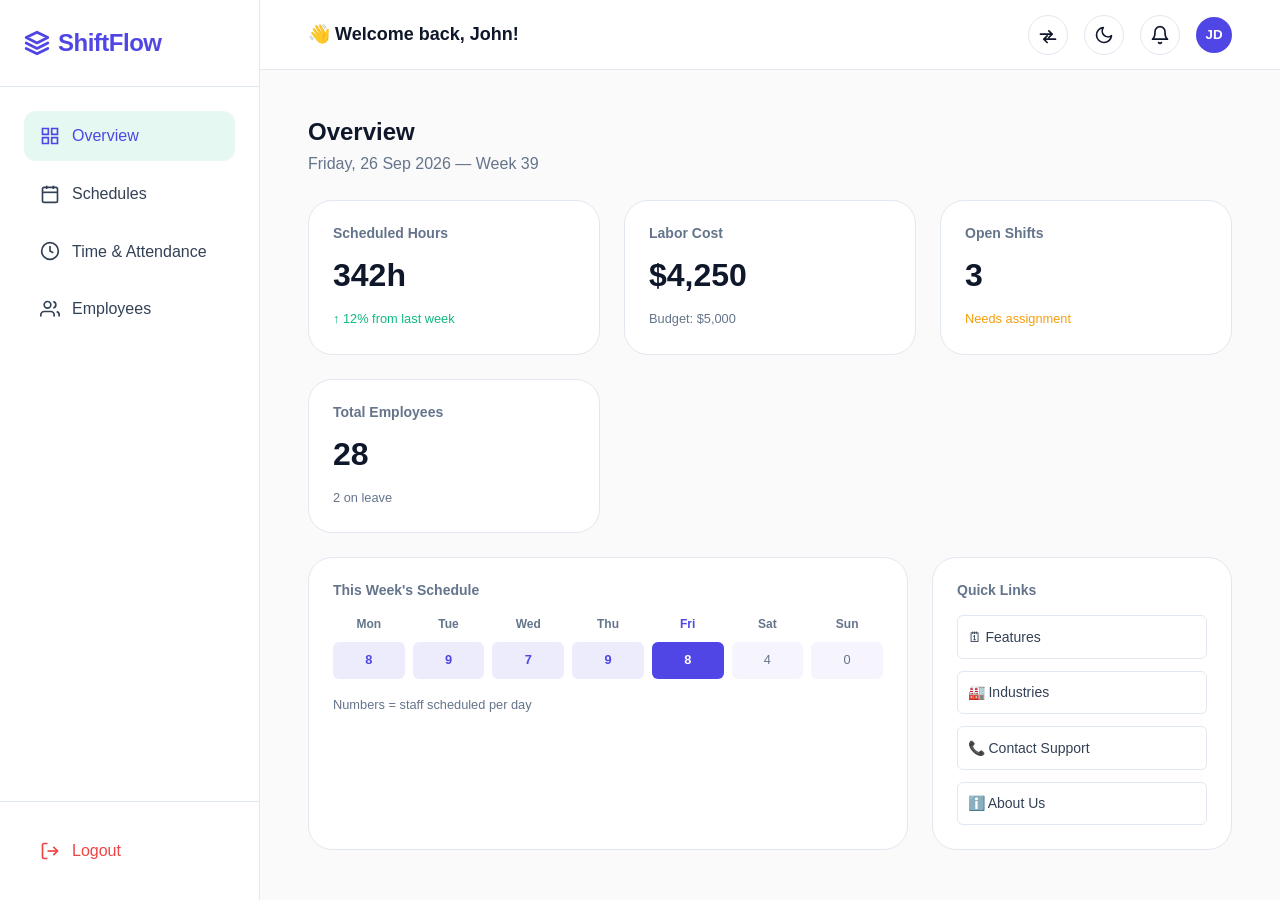
<file: dashboard.html>
<!DOCTYPE html>
<html lang="en">

<head>
  <meta charset="UTF-8">
  <meta name="viewport" content="width=device-width, initial-scale=1.0">
  <title>Dashboard | ShiftFlow</title>
  <link rel="stylesheet" href="assets/css/style.css">
  <link rel="icon" type="image/svg+xml" href="assets/images/favicon.svg">
  <link rel="stylesheet" href="assets/css/theme-fixes.css">
  <style>
    /* Dashboard Specific Styles */
    :root {
      --sidebar-width: 260px;
    }

    body {
      background: var(--color-bg);
      display: flex;
      min-height: 100vh;
      overflow-x: hidden;
    }

    /* Sidebar */
    .dashboard-sidebar {
      width: var(--sidebar-width);
      background: var(--color-surface);
      border-right: 1px solid var(--color-border);
      display: flex;
      flex-direction: column;
      position: fixed;
      top: 0;
      bottom: 0;
      right: auto;
      left: 0;
      z-index: 50;
      transition: transform var(--transition-normal);
    }

    .sidebar-header {
      padding: var(--space-4);
      border-bottom: 1px solid var(--color-border);
      display: flex;
      align-items: center;
      justify-content: space-between;
    }

    .sidebar-nav {
      flex: 1;
      padding: var(--space-4);
      display: flex;
      flex-direction: column;
      gap: 0.5rem;
      overflow-y: auto;
    }

    .sidebar-link {
      display: flex;
      align-items: center;
      gap: 0.75rem;
      padding: 0.75rem 1rem;
      border-radius: var(--radius-md);
      color: var(--color-text);
      text-decoration: none;
      font-weight: 500;
      transition: all var(--transition-fast);
      cursor: pointer;
    }

    .sidebar-link:hover,
    .sidebar-link.active {
      background: rgba(16, 185, 129, 0.1);
      color: var(--color-primary);
    }

    .sidebar-footer {
      padding: var(--space-4);
      border-top: 1px solid var(--color-border);
    }

    .logout-link {
      color: #ef4444 !important;
    }

    .logout-link:hover {
      background: #fee2e2 !important;
    }

    /* Main Content */
    .dashboard-main {
      flex: 1;
      margin-left: var(--sidebar-width);
      display: flex;
      flex-direction: column;
      min-height: 100vh;
      transition: margin var(--transition-normal);
    }

    .dashboard-header {
      height: 70px;
      background: var(--color-surface);
      border-bottom: 1px solid var(--color-border);
      display: flex;
      align-items: center;
      justify-content: space-between;
      padding: 0 var(--space-6);
      position: fixed;
      top: 0;
      left: var(--sidebar-width);
      right: 0;
      z-index: 40;
    }

    .header-left {
      display: flex;
      align-items: center;
      gap: 1rem;
    }

    .welcome-text {
      font-size: 1.125rem;
      font-weight: 600;
      color: var(--color-heading);
    }

    .header-right {
      display: flex;
      align-items: center;
      gap: 1rem;
    }

    .mobile-brand {
      display: none;
    }

    .mobile-menu-toggle {
      display: none;
      background: none;
      border: none;
      color: var(--color-heading);
      cursor: pointer;
    }

    .mobile-close-toggle {
      display: none;
      background: none;
      border: none;
      color: var(--color-heading);
      cursor: pointer;
    }

    .desktop-actions {
      display: flex;
      align-items: center;
      gap: 1rem;
    }

    .mobile-actions {
      display: none;
    }

    .profile-btn {
      width: 36px;
      height: 36px;
      border-radius: 50%;
      background: var(--color-primary);
      color: white;
      display: flex;
      align-items: center;
      justify-content: center;
      font-weight: 700;
      cursor: pointer;
      border: none;
    }

    .dashboard-content {
      padding: var(--space-6);
      padding-top: calc(70px + var(--space-6));
      flex: 1;
    }

    .content-section {
      display: none;
      animation: fadeIn 0.3s ease;
    }

    .content-section.active {
      display: block;
    }

    @keyframes fadeIn {
      from {
        opacity: 0;
        transform: translateY(10px);
      }

      to {
        opacity: 1;
        transform: translateY(0);
      }
    }

    /* Cards for Overview */
    .stat-grid {
      display: grid;
      grid-template-columns: repeat(auto-fit, minmax(240px, 1fr));
      gap: var(--space-4);
      margin-top: var(--space-4);
    }

    .stat-card {
      background: var(--color-surface);
      border: 1px solid var(--color-border);
      border-radius: var(--radius-lg);
      padding: var(--space-4);
    }

    .stat-card h3 {
      font-size: 0.875rem;
      color: var(--color-text-light);
      margin-bottom: 0.5rem;
    }

    .stat-card .value {
      font-size: 2rem;
      font-weight: 700;
      color: var(--color-heading);
    }

    /* Responsive (Tablet & Mobile) */
    @media (max-width: 991px) {
      .dashboard-sidebar {
        transform: translateX(100%);
        left: auto;
        right: 0;
        border-left: 1px solid var(--color-border);
        border-right: none;
        box-shadow: -5px 0 25px rgba(0, 0, 0, 0.1);
      }

      .dashboard-sidebar.open {
        transform: translateX(0);
      }

      .dashboard-main {
        margin-left: 0;
      }

      .header-right {
        gap: 0.5rem;
      }

      .desktop-actions {
        display: none;
      }

      .mobile-actions {
        display: flex;
        flex-direction: column;
        gap: 1rem;
        padding-top: 1rem;
        border-top: 1px solid var(--color-border);
        margin-top: 1rem;
      }

      .mobile-actions-row {
        display: flex;
        gap: 1rem;
        align-items: center;
      }

      .mobile-brand {
        display: flex;
      }

      .mobile-menu-toggle {
        display: block;
      }

      .mobile-close-toggle {
        display: block;
      }

      .welcome-text {
        display: none;
      }

      /* Keep left side logo, right side hamburger in header */
      .dashboard-header {
        padding: 0 var(--space-4);
      }
    }

    /* Requested responsive corrections */
    .dashboard-mobile-brand {
      align-items: center;
      gap: .5rem;
      color: var(--color-primary);
      font-family: var(--font-primary);
      font-size: 1.5rem;
      font-weight: 800;
      line-height: 1;
      margin: 0;
    }

    .dashboard-mobile-brand .brand-icon {
      width: 28px;
      height: 28px;
      color: var(--color-primary);
    }

    .table-responsive {
      width: 100%;
      overflow-x: auto;
      -webkit-overflow-scrolling: touch;
    }

    .table-responsive table {
      min-width: 620px;
    }

    @media (min-width: 992px) {
      .dashboard-mobile-brand {
        display: none;
      }
    }

    @media (min-width: 768px) and (max-width: 1024px) {
      .schedule-cards {
        grid-template-columns: repeat(2, minmax(280px, 1fr)) !important;
        justify-content: center;
      }

      .schedule-cards>.stat-card:nth-child(3) {
        grid-column: 1 / -1;
        justify-self: center;
        width: calc((100% - 1.25rem) / 2);
      }

      /* Tablet: center the third card in Time & Attendance and Employees */
      #attendance .stat-grid,
      #employees .stat-grid {
        grid-template-columns: repeat(2, minmax(240px, 1fr));
        justify-content: center;
      }

      #attendance .stat-grid>.stat-card:nth-child(3),
      #employees .stat-grid>.stat-card:nth-child(3) {
        grid-column: 1 / -1;
        justify-self: center;
        width: calc((100% - var(--space-4)) / 2);
      }
    }

    @media (max-width: 991px) {
      .dashboard-header {
        position: fixed;
        left: 0;
      }

      .dashboard-header .header-left {
        flex: 1;
        min-width: 0;
      }

      .dashboard-mobile-brand {
        display: flex;
      }

      .dashboard-header .header-right {
        margin-left: auto;
      }

      .mobile-menu-toggle {
        margin-left: .25rem;
      }

      .dashboard-sidebar .sidebar-header .brand {
        display: none;
      }

      .dashboard-sidebar .sidebar-header {
        justify-content: flex-end;
      }
    }

    /* =========================================================
       DASHBOARD RESPONSIVE & 360px TIME & ATTENDANCE FIXES
       ========================================================= */

    /* Ensure flex containers never blow out their min-content width */
    .dashboard-main {
      min-width: 0;
      width: 100%;
      max-width: 100vw;
      box-sizing: border-box;
    }

    .dashboard-content {
      min-width: 0;
      width: 100%;
      box-sizing: border-box;
    }

    .content-section {
      min-width: 0;
      width: 100%;
      box-sizing: border-box;
    }

    @media (max-width: 767px) {
      .dashboard-content {
        padding: 1rem;
        padding-top: calc(70px + 1rem);
      }

      .stat-grid {
        grid-template-columns: 1fr !important;
      }

      .dashboard-content>.content-section>div[style*="grid-template-columns: 2fr 1fr"] {
        grid-template-columns: 1fr !important;
      }

      .schedule-cards {
        grid-template-columns: 1fr !important;
      }

      .schedule-cards>.stat-card:nth-child(3) {
        grid-column: auto;
        width: 100%;
        justify-self: stretch;
      }

      .attendance-table-card {
        overflow: hidden;
      }

      .table-responsive {
        margin-right: 0;
      }

      #employees .stat-card>div[style*="display:flex; flex-direction:column"]>div {
        width: 100%;
      }

      #employees .stat-card>div[style*="display:flex; flex-direction:column"]>div>span {
        margin-left: auto;
      }
    }

    /* Precise 360px & Small Mobile Viewport Fix */
    @media (max-width: 575.98px) {
      body {
        overflow-x: hidden !important;
        width: 100% !important;
      }

      .dashboard-main {
        width: 100% !important;
        max-width: 100vw !important;
        min-width: 0 !important;
        overflow-x: hidden !important;
      }

      .dashboard-content {
        padding: 0.875rem !important;
        padding-top: calc(70px + 0.875rem) !important;
        min-width: 0 !important;
        width: 100% !important;
        max-width: 100% !important;
        box-sizing: border-box !important;
        overflow-x: hidden !important;
      }

      .content-section,
      #attendance {
        min-width: 0 !important;
        width: 100% !important;
        max-width: 100% !important;
        box-sizing: border-box !important;
      }

      #attendance>h2 {
        font-size: 1.35rem !important;
        line-height: 1.25;
        margin-bottom: 0.875rem !important;
        overflow-wrap: anywhere;
      }

      /* Time & Attendance Stat Grid 360px Fix */
      #attendance .stat-grid {
        display: grid !important;
        grid-template-columns: 1fr !important;
        gap: 0.75rem !important;
        width: 100% !important;
        max-width: 100% !important;
        min-width: 0 !important;
        margin-top: 0 !important;
        margin-bottom: 1rem !important;
        box-sizing: border-box !important;
      }

      #attendance .stat-grid>.stat-card,
      #attendance .stat-grid>.stat-card:nth-child(3) {
        grid-column: 1 / -1 !important;
        justify-self: stretch !important;
        width: 100% !important;
        max-width: 100% !important;
        min-width: 0 !important;
        box-sizing: border-box !important;
        padding: 0.875rem 1rem !important;
        border-radius: var(--radius-md) !important;
        box-shadow: var(--shadow-sm);
        display: flex;
        flex-direction: column;
        justify-content: center;
      }

      #attendance .stat-card h3 {
        font-size: 0.8125rem !important;
        color: var(--color-text-light);
        margin-bottom: 0.35rem !important;
        overflow-wrap: anywhere;
        line-height: 1.3;
      }

      #attendance .stat-card .value {
        font-size: 1.75rem !important;
        line-height: 1.15;
        font-weight: 700;
        color: var(--color-heading);
      }

      /* Table Card 360px Containment */
      #attendance .attendance-table-card {
        width: 100% !important;
        max-width: 100% !important;
        min-width: 0 !important;
        padding: 0.875rem !important;
        margin-top: 1rem !important;
        box-sizing: border-box !important;
        overflow: hidden !important;
        border-radius: var(--radius-md) !important;
      }

      #attendance .attendance-table-card h3 {
        font-size: 0.95rem !important;
        margin-bottom: 0.75rem !important;
        overflow-wrap: anywhere;
      }

      #attendance .table-responsive {
        display: block !important;
        width: 100% !important;
        max-width: 100% !important;
        min-width: 0 !important;
        box-sizing: border-box !important;
        overflow-x: auto !important;
        -webkit-overflow-scrolling: touch !important;
        overscroll-behavior-x: contain;
        border-radius: var(--radius-sm);
      }

      #attendance .table-responsive table {
        min-width: 480px !important;
        width: 100% !important;
        border-collapse: collapse;
      }

      #attendance .table-responsive th,
      #attendance .table-responsive td {
        padding: 0.5rem 0.6rem !important;
        font-size: 0.8125rem !important;
        white-space: nowrap;
      }

      .dashboard-header {
        height: 60px !important;
        padding: 0 0.875rem !important;
        gap: 0.5rem;
        min-width: 0;
        max-width: 100vw;
      }

      .dashboard-mobile-brand {
        font-size: 1.15rem;
        min-width: 0;
      }

      .dashboard-mobile-brand .brand-icon {
        width: 22px;
        height: 22px;
        flex-shrink: 0;
      }

      .header-right {
        min-width: 0;
        flex-shrink: 0;
        gap: 0.35rem;
      }
    }
  </style>
</head>

<body>

  <aside class="dashboard-sidebar" id="sidebar">
    <div class="sidebar-header">
      <a href="index.html" class="brand" style="margin-right: auto; font-size: 1.5rem;">
        <svg class="brand-icon" viewBox="0 0 24 24" fill="none" stroke="currentColor" stroke-width="2.5"
          stroke-linecap="round" stroke-linejoin="round"
          style="width:26px;height:26px;background:none;box-shadow:none;">
          <path d="M12 2L2 7l10 5 10-5-10-5zM2 17l10 5 10-5M2 12l10 5 10-5" />
        </svg>
        ShiftFlow
      </a>
      <button class="mobile-close-toggle" id="dashMenuClose">
        <svg width="24" height="24" viewBox="0 0 24 24" fill="none" stroke="currentColor" stroke-width="2"
          stroke-linecap="round" stroke-linejoin="round">
          <line x1="18" y1="6" x2="6" y2="18" />
          <line x1="6" y1="6" x2="18" y2="18" />
        </svg>
      </button>
    </div>

    <nav class="sidebar-nav">
      <a class="sidebar-link active" data-target="overview">
        <svg width="20" height="20" viewBox="0 0 24 24" fill="none" stroke="currentColor" stroke-width="2">
          <path d="M3 3h7v7H3zM14 3h7v7h-7zM14 14h7v7h-7zM3 14h7v7H3z" />
        </svg>
        Overview
      </a>
      <a class="sidebar-link" data-target="schedules">
        <svg width="20" height="20" viewBox="0 0 24 24" fill="none" stroke="currentColor" stroke-width="2">
          <rect x="3" y="4" width="18" height="18" rx="2" ry="2" />
          <line x1="16" y1="2" x2="16" y2="6" />
          <line x1="8" y1="2" x2="8" y2="6" />
          <line x1="3" y1="10" x2="21" y2="10" />
        </svg>
        Schedules
      </a>
      <a class="sidebar-link" data-target="attendance">
        <svg width="20" height="20" viewBox="0 0 24 24" fill="none" stroke="currentColor" stroke-width="2">
          <circle cx="12" cy="12" r="10" />
          <polyline points="12 6 12 12 16 14" />
        </svg>
        Time & Attendance
      </a>
      <a class="sidebar-link" data-target="employees">
        <svg width="20" height="20" viewBox="0 0 24 24" fill="none" stroke="currentColor" stroke-width="2">
          <path d="M17 21v-2a4 4 0 0 0-4-4H5a4 4 0 0 0-4 4v2" />
          <circle cx="9" cy="7" r="4" />
          <path d="M23 21v-2a4 4 0 0 0-3-3.87" />
          <path d="M16 3.13a4 4 0 0 1 0 7.75" />
        </svg>
        Employees
      </a>

      <!-- Mobile extra actions injected here -->
      <div class="mobile-actions">
        <div class="mobile-actions-row">
          <button class="profile-btn">JD</button> <span style="font-weight: 500;">John Doe</span>
        </div>
        <div class="mobile-dash-toggles">
          <button class="btn-icon rtl-toggle" aria-label="Toggle RTL" title="Toggle RTL">
            <svg viewBox="0 0 24 24" fill="none" stroke="currentColor" stroke-width="2" stroke-linecap="round" stroke-linejoin="round">
              <path d="M17 11H3M17 11L13 7M17 11L13 15M7 17H21M7 17L11 13M7 17L11 21" />
            </svg>
          </button>
          <button class="btn-icon theme-toggle" aria-label="Toggle Theme" title="Toggle Theme">
            <svg class="moon-icon" viewBox="0 0 24 24" fill="none" stroke="currentColor" stroke-width="2" stroke-linecap="round" stroke-linejoin="round">
              <path d="M21 12.79A9 9 0 1 1 11.21 3 7 7 0 0 0 21 12.79z" />
            </svg>
            <svg class="sun-icon" viewBox="0 0 24 24" fill="none" stroke="currentColor" stroke-width="2" stroke-linecap="round" stroke-linejoin="round" style="display:none;">
              <circle cx="12" cy="12" r="5" />
              <path d="M12 1v2M12 21v2M4.22 4.22l1.42 1.42M18.36 18.36l1.42 1.42M1 12h2M21 12h2M4.22 19.78l1.42-1.42M18.36 5.64l1.42-1.42" />
            </svg>
          </button>
        </div>
      </div>

    </nav>
    <div class="sidebar-footer">
      <a href="index.html" class="sidebar-link logout-link">
        <svg width="20" height="20" viewBox="0 0 24 24" fill="none" stroke="currentColor" stroke-width="2">
          <path d="M9 21H5a2 2 0 0 1-2-2V5a2 2 0 0 1 2-2h4" />
          <polyline points="16 17 21 12 16 7" />
          <line x1="21" y1="12" x2="9" y2="12" />
        </svg>
        Logout
      </a>
    </div>
  </aside>

  <main class="dashboard-main">
    <header class="dashboard-header">
      <div class="header-left">
        <a href="index.html" class="mobile-brand dashboard-mobile-brand">
          <svg class="brand-icon" viewBox="0 0 24 24" fill="none" stroke="currentColor" stroke-width="2.5"
            stroke-linecap="round" stroke-linejoin="round">
            <path d="M12 2L2 7l10 5 10-5-10-5zM2 17l10 5 10-5M2 12l10 5 10-5" />
          </svg>
          <span>ShiftFlow</span>
        </a>
        <div class="welcome-text">👋 Welcome back, <strong>John!</strong></div>
      </div>
      <div class="header-right">
        <button class="btn-icon rtl-toggle dash-desktop-toggle" aria-label="Toggle RTL" title="Toggle RTL">
          <svg viewBox="0 0 24 24" fill="none" stroke="currentColor" stroke-width="2" stroke-linecap="round" stroke-linejoin="round">
            <path d="M17 11H3M17 11L13 7M17 11L13 15M7 17H21M7 17L11 13M7 17L11 21" />
          </svg>
        </button>
        <button class="btn-icon theme-toggle dash-desktop-toggle" aria-label="Toggle Theme" title="Toggle Theme">
          <svg class="moon-icon" viewBox="0 0 24 24" fill="none" stroke="currentColor" stroke-width="2" stroke-linecap="round" stroke-linejoin="round">
            <path d="M21 12.79A9 9 0 1 1 11.21 3 7 7 0 0 0 21 12.79z" />
          </svg>
          <svg class="sun-icon" viewBox="0 0 24 24" fill="none" stroke="currentColor" stroke-width="2" stroke-linecap="round" stroke-linejoin="round" style="display:none;">
            <circle cx="12" cy="12" r="5" />
            <path d="M12 1v2M12 21v2M4.22 4.22l1.42 1.42M18.36 18.36l1.42 1.42M1 12h2M21 12h2M4.22 19.78l1.42-1.42M18.36 5.64l1.42-1.42" />
          </svg>
        </button>
        <button class="btn-icon" aria-label="Notifications" title="Notifications">
          <svg viewBox="0 0 24 24" fill="none" stroke="currentColor" stroke-width="2" stroke-linecap="round"
            stroke-linejoin="round">
            <path d="M18 8A6 6 0 0 0 6 8c0 7-3 9-3 9h18s-3-2-3-9" />
            <path d="M13.73 21a2 2 0 0 1-3.46 0" />
          </svg>
        </button>

        <div class="desktop-actions">
          <button class="profile-btn">JD</button>
        </div>

        <button class="mobile-menu-toggle" id="dashMenuToggle">
          <svg width="24" height="24" viewBox="0 0 24 24" fill="none" stroke="currentColor" stroke-width="2"
            stroke-linecap="round" stroke-linejoin="round">
            <line x1="3" y1="12" x2="21" y2="12" />
            <line x1="3" y1="6" x2="21" y2="6" />
            <line x1="3" y1="18" x2="21" y2="18" />
          </svg>
        </button>
      </div>
    </header>

    <div class="dashboard-content">

      <!-- Overview Section -->
      <div id="overview" class="content-section active">
        <div style="margin-bottom: 1.5rem;">
          <h2 style="margin:0;">Overview</h2>
          <p style="color:var(--color-text-light); margin-top: 0.25rem;">Friday, 26 Sep 2026 — Week 39</p>
        </div>
        <div class="stat-grid">
          <div class="stat-card">
            <h3>Scheduled Hours</h3>
            <div class="value">342h</div>
            <p style="font-size:0.8rem; color: #10B981; margin-top: 0.5rem;">↑ 12% from last week</p>
          </div>
          <div class="stat-card">
            <h3>Labor Cost</h3>
            <div class="value">$4,250</div>
            <p style="font-size:0.8rem; color: var(--color-text-light); margin-top: 0.5rem;">Budget: $5,000</p>
          </div>
          <div class="stat-card">
            <h3>Open Shifts</h3>
            <div class="value">3</div>
            <p style="font-size:0.8rem; color: var(--color-warning); margin-top: 0.5rem;">Needs assignment</p>
          </div>
          <div class="stat-card">
            <h3>Total Employees</h3>
            <div class="value">28</div>
            <p style="font-size:0.8rem; color: var(--color-text-light); margin-top: 0.5rem;">2 on leave</p>
          </div>
        </div>

        <div style="display:grid; grid-template-columns: 2fr 1fr; gap: 1.5rem; margin-top: 1.5rem;">
          <div class="stat-card">
            <h3 style="margin-bottom:1rem;">This Week's Schedule</h3>
            <div style="display:grid; grid-template-columns: repeat(7, 1fr); gap: 0.5rem; text-align:center;">
              <div style="font-size:0.75rem; color: var(--color-text-light); font-weight:600;">Mon</div>
              <div style="font-size:0.75rem; color: var(--color-text-light); font-weight:600;">Tue</div>
              <div style="font-size:0.75rem; color: var(--color-text-light); font-weight:600;">Wed</div>
              <div style="font-size:0.75rem; color: var(--color-text-light); font-weight:600;">Thu</div>
              <div style="font-size:0.75rem; color: var(--color-primary); font-weight:700;">Fri</div>
              <div style="font-size:0.75rem; color: var(--color-text-light); font-weight:600;">Sat</div>
              <div style="font-size:0.75rem; color: var(--color-text-light); font-weight:600;">Sun</div>
              <div
                style="background:rgba(79,70,229,0.1); border-radius: 6px; padding: 0.5rem 0.25rem; font-size: 0.8rem; font-weight:600; color: var(--color-primary);">
                8</div>
              <div
                style="background:rgba(79,70,229,0.1); border-radius: 6px; padding: 0.5rem 0.25rem; font-size: 0.8rem; font-weight:600; color: var(--color-primary);">
                9</div>
              <div
                style="background:rgba(79,70,229,0.1); border-radius: 6px; padding: 0.5rem 0.25rem; font-size: 0.8rem; font-weight:600; color: var(--color-primary);">
                7</div>
              <div
                style="background:rgba(79,70,229,0.1); border-radius: 6px; padding: 0.5rem 0.25rem; font-size: 0.8rem; font-weight:600; color: var(--color-primary);">
                9</div>
              <div
                style="background:var(--color-primary); border-radius: 6px; padding: 0.5rem 0.25rem; font-size: 0.8rem; font-weight:700; color: white;">
                8</div>
              <div
                style="background:rgba(79,70,229,0.05); border-radius: 6px; padding: 0.5rem 0.25rem; font-size: 0.8rem; color: var(--color-text-light);">
                4</div>
              <div
                style="background:rgba(79,70,229,0.05); border-radius: 6px; padding: 0.5rem 0.25rem; font-size: 0.8rem; color: var(--color-text-light);">
                0</div>
            </div>
            <p style="font-size:0.8rem; color: var(--color-text-light); margin-top: 1rem;">Numbers = staff scheduled per
              day</p>
          </div>
          <div class="stat-card">
            <h3 style="margin-bottom:1rem;">Quick Links</h3>
            <div style="display:flex; flex-direction:column; gap: 0.75rem;">
              <a href="features.html"
                style="display:flex; align-items:center; gap:0.75rem; color: var(--color-text); text-decoration:none; padding: 0.6rem; border-radius: var(--radius-sm); border: 1px solid var(--color-border); font-size:0.875rem; transition:all 0.2s;"
                onmouseover="this.style.borderColor='var(--color-primary)'"
                onmouseout="this.style.borderColor='var(--color-border)'">🗓 Features</a>
              <a href="industries.html"
                style="display:flex; align-items:center; gap:0.75rem; color: var(--color-text); text-decoration:none; padding: 0.6rem; border-radius: var(--radius-sm); border: 1px solid var(--color-border); font-size:0.875rem; transition:all 0.2s;"
                onmouseover="this.style.borderColor='var(--color-primary)'"
                onmouseout="this.style.borderColor='var(--color-border)'">🏭 Industries</a>
              <a href="contact.html"
                style="display:flex; align-items:center; gap:0.75rem; color: var(--color-text); text-decoration:none; padding: 0.6rem; border-radius: var(--radius-sm); border: 1px solid var(--color-border); font-size:0.875rem; transition:all 0.2s;"
                onmouseover="this.style.borderColor='var(--color-primary)'"
                onmouseout="this.style.borderColor='var(--color-border)'">📞 Contact Support</a>
              <a href="about.html"
                style="display:flex; align-items:center; gap:0.75rem; color: var(--color-text); text-decoration:none; padding: 0.6rem; border-radius: var(--radius-sm); border: 1px solid var(--color-border); font-size:0.875rem; transition:all 0.2s;"
                onmouseover="this.style.borderColor='var(--color-primary)'"
                onmouseout="this.style.borderColor='var(--color-border)'">ℹ️ About Us</a>
            </div>
          </div>
        </div>
      </div>

      <!-- Schedules Section -->
      <div id="schedules" class="content-section">
        <div
          style="display:flex; justify-content: space-between; align-items: center; margin-bottom: 1.5rem; flex-wrap:wrap; gap:1rem;">
          <h2 style="margin:0;">Schedules</h2>
          <button class="btn btn-primary" style="padding: 0.6rem 1.25rem;">+ New Schedule</button>
        </div>
        <div class="schedule-cards"
          style="display:grid; grid-template-columns: repeat(auto-fit, minmax(280px, 1fr)); gap: 1.25rem;">
          <div class="stat-card" style="border-left: 4px solid var(--color-primary);">
            <div style="display:flex; justify-content:space-between; align-items:flex-start;">
              <div>
                <h3>Morning Shift</h3>
                <p style="margin-top:0.35rem; font-size:0.875rem; color:var(--color-text-light);">6:00 AM – 2:00 PM</p>
              </div>
              <span
                style="background:rgba(16,185,129,0.1); color:#10B981; padding:0.2rem 0.6rem; border-radius:999px; font-size:0.75rem; font-weight:600;">Active</span>
            </div>
            <p style="margin-top:0.75rem; font-size:0.85rem; color:var(--color-text-light);">👥 8 employees assigned</p>
          </div>
          <div class="stat-card" style="border-left: 4px solid var(--color-accent);">
            <div style="display:flex; justify-content:space-between; align-items:flex-start;">
              <div>
                <h3>Afternoon Shift</h3>
                <p style="margin-top:0.35rem; font-size:0.875rem; color:var(--color-text-light);">2:00 PM – 10:00 PM</p>
              </div>
              <span
                style="background:rgba(16,185,129,0.1); color:#10B981; padding:0.2rem 0.6rem; border-radius:999px; font-size:0.75rem; font-weight:600;">Active</span>
            </div>
            <p style="margin-top:0.75rem; font-size:0.85rem; color:var(--color-text-light);">👥 7 employees assigned</p>
          </div>
          <div class="stat-card" style="border-left: 4px solid var(--color-warning);">
            <div style="display:flex; justify-content:space-between; align-items:flex-start;">
              <div>
                <h3>Night Shift</h3>
                <p style="margin-top:0.35rem; font-size:0.875rem; color:var(--color-text-light);">10:00 PM – 6:00 AM</p>
              </div>
              <span
                style="background:rgba(245,158,11,0.1); color:var(--color-warning); padding:0.2rem 0.6rem; border-radius:999px; font-size:0.75rem; font-weight:600;">3
                Open</span>
            </div>
            <p style="margin-top:0.75rem; font-size:0.85rem; color:var(--color-text-light);">👥 4 of 7 assigned</p>
          </div>
        </div>
      </div>

      <!-- Attendance Section -->
      <div id="attendance" class="content-section">
        <div
          style="display:flex; justify-content:space-between; align-items:center; margin-bottom:1.25rem; flex-wrap:wrap; gap:0.75rem;">
          <div>
            <h2 style="margin:0; font-size:1.5rem;">Time &amp; Attendance</h2>
            <p style="color:var(--color-text-light); font-size:0.875rem; margin-top:0.25rem;">Live employee clock
              activity and attendance tracking</p>
          </div>
          <span
            style="display:inline-flex; align-items:center; gap:0.4rem; padding:0.35rem 0.75rem; border-radius:999px; background:rgba(16,185,129,0.12); color:#10B981; font-size:0.8125rem; font-weight:600;">
            <span
              style="width:8px; height:8px; border-radius:50%; background:#10B981; display:inline-block; animation: pulse 2s infinite;"></span>
            Live Attendance Active
          </span>
        </div>
        <div class="stat-grid">
          <div class="stat-card" style="border-left: 4px solid #10B981;">
            <div style="display:flex; justify-content:space-between; align-items:flex-start;">
              <h3>Clock-Ins Today</h3>
              <span
                style="background:rgba(16,185,129,0.1); color:#10B981; padding:0.15rem 0.5rem; border-radius:999px; font-size:0.75rem; font-weight:600;">90%
                On Time</span>
            </div>
            <div class="value">18</div>
            <p style="font-size:0.8rem; color:var(--color-text-light); margin-top:0.35rem;">Out of 20 scheduled shifts
            </p>
          </div>
          <div class="stat-card" style="border-left: 4px solid var(--color-accent);">
            <div style="display:flex; justify-content:space-between; align-items:flex-start;">
              <h3>On Break</h3>
              <span
                style="background:rgba(56,189,248,0.1); color:var(--color-accent); padding:0.15rem 0.5rem; border-radius:999px; font-size:0.75rem; font-weight:600;">Active</span>
            </div>
            <div class="value">4</div>
            <p style="font-size:0.8rem; color:var(--color-text-light); margin-top:0.35rem;">Expected return within 15
              mins</p>
          </div>
          <div class="stat-card" style="border-left: 4px solid var(--color-error);">
            <div style="display:flex; justify-content:space-between; align-items:flex-start;">
              <h3>Late Arrivals</h3>
              <span
                style="background:rgba(239,68,68,0.1); color:var(--color-error); padding:0.15rem 0.5rem; border-radius:999px; font-size:0.75rem; font-weight:600;">Flagged</span>
            </div>
            <div class="value">2</div>
            <p style="font-size:0.8rem; color:var(--color-error); margin-top:0.35rem;">↑ 1 from yesterday (Needs review)
            </p>
          </div>
        </div>
        <div class="stat-card attendance-table-card" style="margin-top:1.5rem;">
          <h3 style="margin-bottom: 1rem;">Recent Clock Events</h3>
          <div class="table-responsive">
            <table style="width:100%; border-collapse: collapse; font-size:0.875rem;">
              <thead>
                <tr style="border-bottom: 2px solid var(--color-border); text-align:left;">
                  <th style="padding: 0.6rem 0.75rem; color: var(--color-text-light); font-weight:600;">Employee</th>
                  <th style="padding: 0.6rem 0.75rem; color: var(--color-text-light); font-weight:600;">Action</th>
                  <th style="padding: 0.6rem 0.75rem; color: var(--color-text-light); font-weight:600;">Time</th>
                  <th style="padding: 0.6rem 0.75rem; color: var(--color-text-light); font-weight:600;">Status</th>
                </tr>
              </thead>
              <tbody>
                <tr style="border-bottom: 1px solid var(--color-border);">
                  <td style="padding:0.6rem 0.75rem;">Sarah K.</td>
                  <td style="padding:0.6rem 0.75rem;">Clock In</td>
                  <td style="padding:0.6rem 0.75rem;">8:02 AM</td>
                  <td style="padding:0.6rem 0.75rem;"><span style="color:#10B981; font-weight:600;">On Time</span></td>
                </tr>
                <tr style="border-bottom: 1px solid var(--color-border);">
                  <td style="padding:0.6rem 0.75rem;">Mike T.</td>
                  <td style="padding:0.6rem 0.75rem;">Clock In</td>
                  <td style="padding:0.6rem 0.75rem;">8:18 AM</td>
                  <td style="padding:0.6rem 0.75rem;"><span
                      style="color:var(--color-warning); font-weight:600;">Late</span></td>
                </tr>
                <tr style="border-bottom: 1px solid var(--color-border);">
                  <td style="padding:0.6rem 0.75rem;">Priya M.</td>
                  <td style="padding:0.6rem 0.75rem;">Break Start</td>
                  <td style="padding:0.6rem 0.75rem;">10:30 AM</td>
                  <td style="padding:0.6rem 0.75rem;"><span style="color:var(--color-accent); font-weight:600;">On
                      Break</span></td>
                </tr>
                <tr>
                  <td style="padding:0.6rem 0.75rem;">James L.</td>
                  <td style="padding:0.6rem 0.75rem;">Clock In</td>
                  <td style="padding:0.6rem 0.75rem;">9:00 AM</td>
                  <td style="padding:0.6rem 0.75rem;"><span style="color:#10B981; font-weight:600;">On Time</span></td>
                </tr>
              </tbody>
            </table>
          </div>
        </div>
      </div>

      <!-- Employees Section -->
      <div id="employees" class="content-section">
        <div
          style="display:flex; justify-content:space-between; align-items:center; margin-bottom:1.5rem; flex-wrap:wrap; gap:1rem;">
          <h2 style="margin:0;">Employees</h2>
          <button class="btn btn-primary" style="padding: 0.6rem 1.25rem;">+ Add Employee</button>
        </div>
        <div class="stat-grid" style="margin-bottom:1.5rem;">
          <div class="stat-card">
            <h3>Total Employees</h3>
            <div class="value">28</div>
          </div>
          <div class="stat-card">
            <h3>Full-Time</h3>
            <div class="value">18</div>
          </div>
          <div class="stat-card">
            <h3>Part-Time</h3>
            <div class="value">10</div>
          </div>
        </div>
        <div class="stat-card">
          <h3 style="margin-bottom:1rem;">Team Directory</h3>
          <div style="display:flex; flex-direction:column; gap:0.75rem;">
            <div
              style="display:flex; align-items:center; gap:1rem; padding:0.75rem; border-radius:var(--radius-sm); border: 1px solid var(--color-border); background:var(--color-bg);">
              <div
                style="width:38px; height:38px; border-radius:50%; background:var(--color-primary); color:white; display:flex; align-items:center; justify-content:center; font-weight:700; flex-shrink:0;">
                SK</div>
              <div style="flex:1;"><strong style="color:var(--color-heading);">Sarah Kim</strong><br><span
                  style="font-size:0.8rem; color:var(--color-text-light);">Manager · Morning Shift</span></div>
              <span
                style="font-size:0.78rem; background:rgba(16,185,129,0.1); color:#10B981; padding:0.2rem 0.6rem; border-radius:999px;">Active</span>
            </div>
            <div
              style="display:flex; align-items:center; gap:1rem; padding:0.75rem; border-radius:var(--radius-sm); border: 1px solid var(--color-border); background:var(--color-bg);">
              <div
                style="width:38px; height:38px; border-radius:50%; background:#7C3AED; color:white; display:flex; align-items:center; justify-content:center; font-weight:700; flex-shrink:0;">
                MT</div>
              <div style="flex:1;"><strong style="color:var(--color-heading);">Mike Torres</strong><br><span
                  style="font-size:0.8rem; color:var(--color-text-light);">Staff · Afternoon Shift</span></div>
              <span
                style="font-size:0.78rem; background:rgba(16,185,129,0.1); color:#10B981; padding:0.2rem 0.6rem; border-radius:999px;">Active</span>
            </div>
            <div
              style="display:flex; align-items:center; gap:1rem; padding:0.75rem; border-radius:var(--radius-sm); border: 1px solid var(--color-border); background:var(--color-bg);">
              <div
                style="width:38px; height:38px; border-radius:50%; background:#F59E0B; color:white; display:flex; align-items:center; justify-content:center; font-weight:700; flex-shrink:0;">
                PM</div>
              <div style="flex:1;"><strong style="color:var(--color-heading);">Priya Mehta</strong><br><span
                  style="font-size:0.8rem; color:var(--color-text-light);">Staff · Morning Shift</span></div>
              <span
                style="font-size:0.78rem; background:rgba(245,158,11,0.1); color:var(--color-warning); padding:0.2rem 0.6rem; border-radius:999px;">On
                Leave</span>
            </div>
            <div
              style="display:flex; align-items:center; gap:1rem; padding:0.75rem; border-radius:var(--radius-sm); border: 1px solid var(--color-border); background:var(--color-bg);">
              <div
                style="width:38px; height:38px; border-radius:50%; background:#10B981; color:white; display:flex; align-items:center; justify-content:center; font-weight:700; flex-shrink:0;">
                JL</div>
              <div style="flex:1;"><strong style="color:var(--color-heading);">James Lee</strong><br><span
                  style="font-size:0.8rem; color:var(--color-text-light);">Staff · Night Shift</span></div>
              <span
                style="font-size:0.78rem; background:rgba(16,185,129,0.1); color:#10B981; padding:0.2rem 0.6rem; border-radius:999px;">Active</span>
            </div>
          </div>
        </div>
      </div>

    </div>
  </main>

  <script src="assets/js/main.js"></script>
  <script>
    document.addEventListener('DOMContentLoaded', () => {
      // Sidebar Navigation
      const navLinks = document.querySelectorAll('.sidebar-link[data-target]');
      const sections = document.querySelectorAll('.content-section');

      navLinks.forEach(link => {
        link.addEventListener('click', () => {
          navLinks.forEach(l => l.classList.remove('active'));
          link.classList.add('active');

          sections.forEach(sec => sec.classList.remove('active'));
          const target = document.getElementById(link.getAttribute('data-target'));
          if (target) {
            target.classList.add('active');
          }

          if (window.innerWidth <= 991) {
            document.getElementById('sidebar').classList.remove('open');
          }
        });
      });

      // Mobile Menu Toggle
      const menuToggle = document.getElementById('dashMenuToggle');
      const menuClose = document.getElementById('dashMenuClose');
      const sidebar = document.getElementById('sidebar');

      menuToggle.addEventListener('click', () => {
        sidebar.classList.add('open');
      });

      menuClose.addEventListener('click', () => {
        sidebar.classList.remove('open');
      });
    });
  </script>
  <script src="assets/js/main.js"></script>
</body>

</html>
</file>
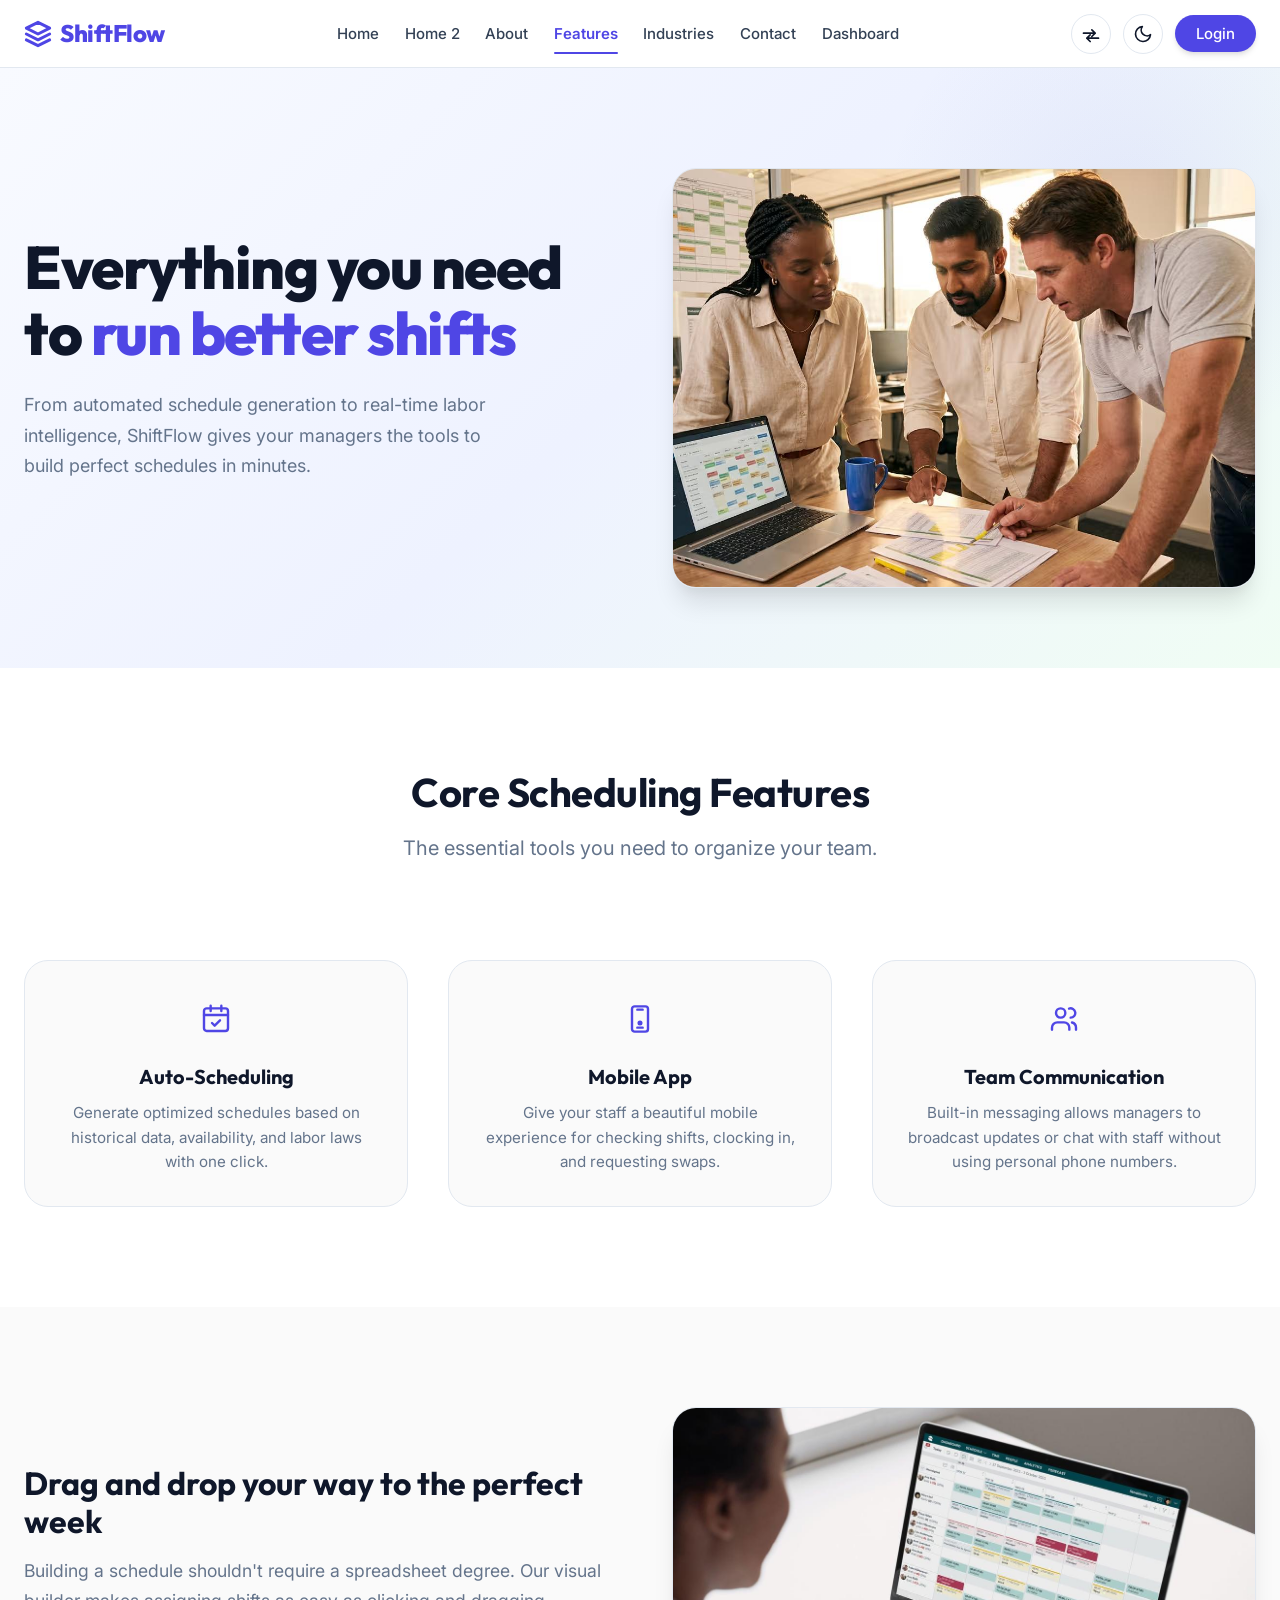
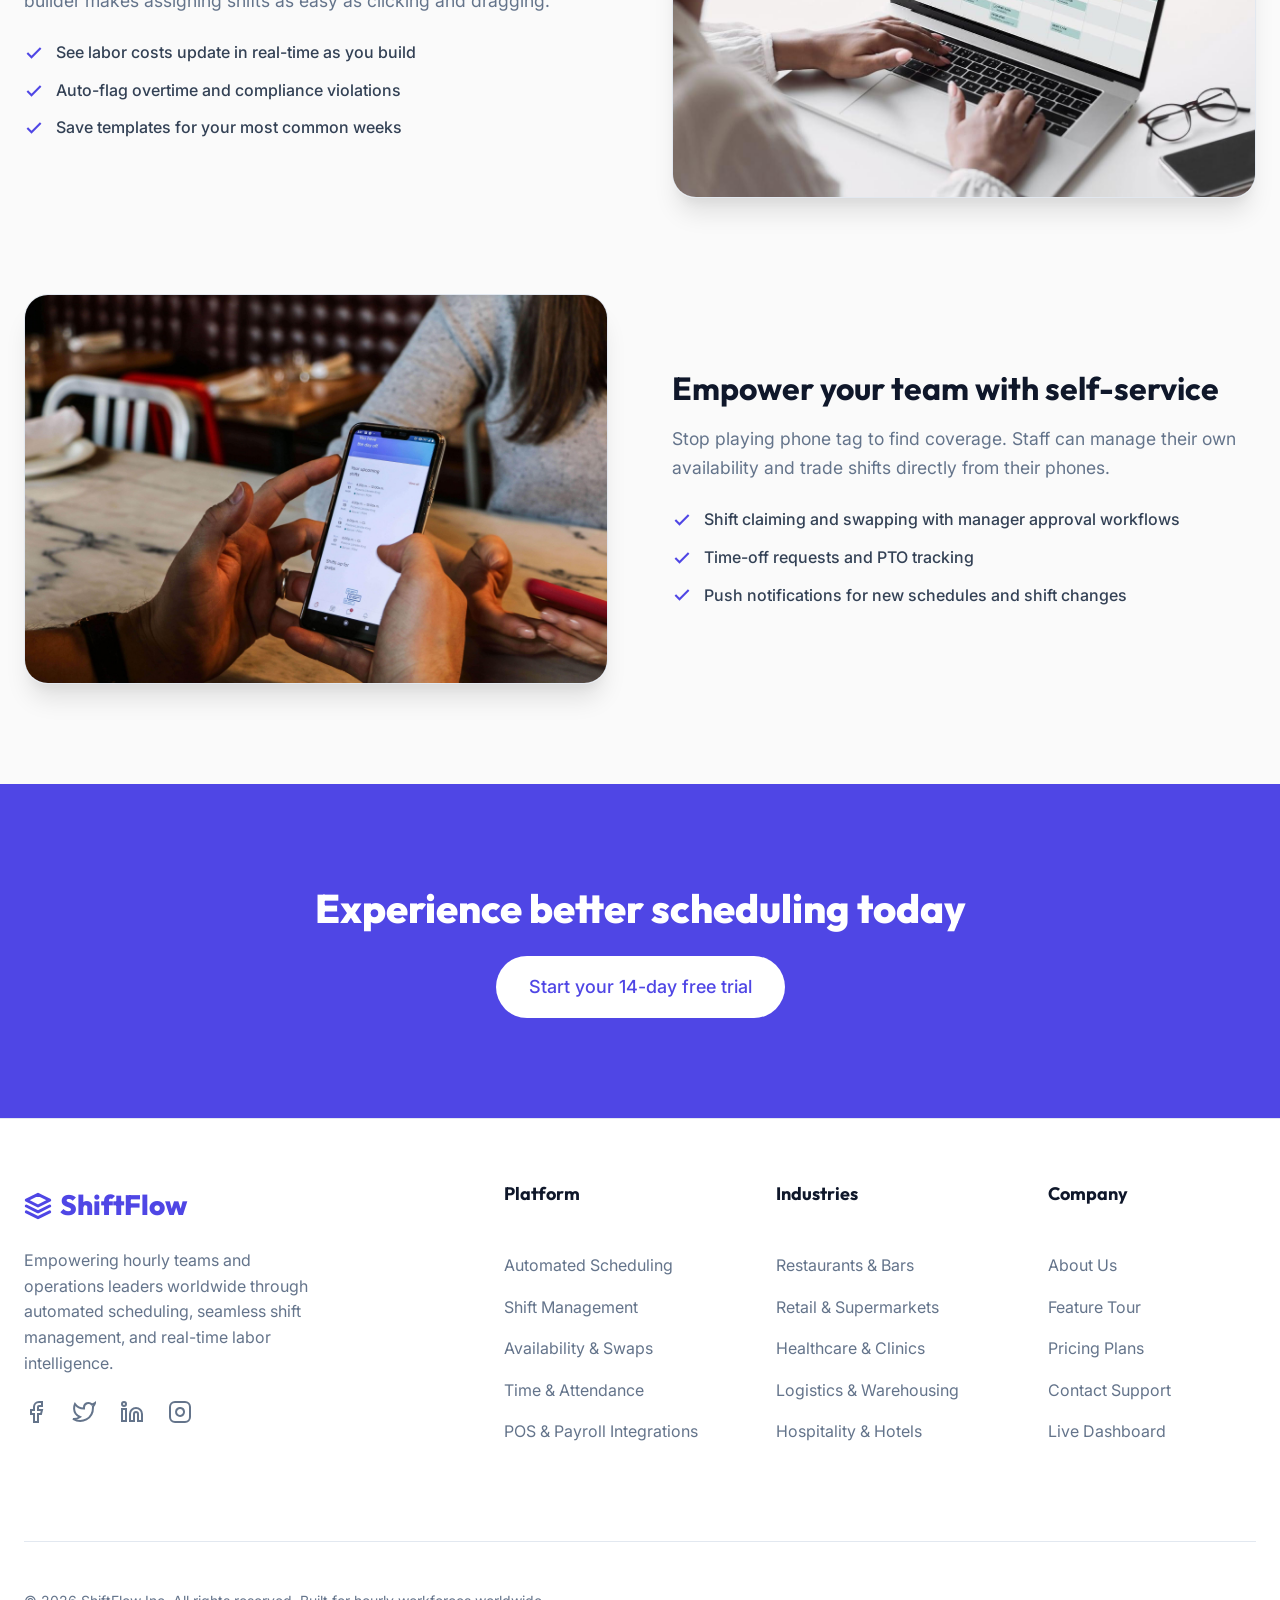
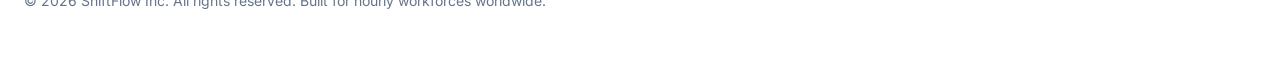
<file: features.html>
<!DOCTYPE html>
<html lang="en">

<head>
  <meta charset="UTF-8">
  <meta name="viewport" content="width=device-width, initial-scale=1.0">
  <title>Features | ShiftFlow — Intelligent Workforce Management</title>
  <meta name="description"
    content="Discover everything you need to run better shifts. Automated scheduling, operations intelligence, and team collaboration.">
  <link rel="preconnect" href="https://fonts.googleapis.com">
  <link rel="preconnect" href="https://fonts.gstatic.com" crossorigin>
  <link
    href="https://fonts.googleapis.com/css2?family=Outfit:wght@300;400;500;600;700;800&family=Inter:wght@400;500;600&display=swap"
    rel="stylesheet">
  <link rel="stylesheet" href="assets/css/style.css">
  <link rel="icon" type="image/svg+xml" href="assets/images/favicon.svg">
  <link rel="stylesheet" href="assets/css/theme-fixes.css">
  <link rel="stylesheet" href="assets/css/features.css">
  <style>
    /* ========== FEATURES PAGE STYLES ========== */

    /* Hero Section */
    .c-hero {
      padding: 100px 0 80px;
      background: linear-gradient(135deg, #f8faff 0%, #eef2ff 50%, #f0fdf4 100%);
      position: relative;
      overflow: hidden;
    }

    [data-theme="dark"] .c-hero {
      background: linear-gradient(135deg, #0f172a 0%, #1e293b 50%, #0f1f15 100%);
    }

    .c-hero::before {
      content: '';
      position: absolute;
      top: -100px;
      right: -100px;
      width: 500px;
      height: 500px;
      background: radial-gradient(circle, rgba(79, 70, 229, 0.08) 0%, transparent 70%);
      border-radius: 50%;
    }

    .c-hero-inner {
      display: grid;
      grid-template-columns: 1fr 1fr;
      gap: 4rem;
      align-items: center;
    }

    .c-hero-breadcrumb {
      display: flex;
      align-items: center;
      gap: 0.5rem;
      font-size: 0.875rem;
      color: var(--color-text-light);
      margin-bottom: 1.5rem;
    }

    .c-hero-breadcrumb a {
      color: var(--color-primary);
      text-decoration: none;
    }

    .c-hero-breadcrumb a:hover {
      text-decoration: underline;
    }

    .c-hero h1 {
      font-size: clamp(2.5rem, 5vw, 3.75rem);
      font-weight: 800;
      line-height: 1.1;
      letter-spacing: -1.5px;
      color: var(--color-heading);
      margin-bottom: 1.5rem;
    }

    .c-hero h1 span {
      color: var(--color-primary);
    }

    .c-hero p {
      font-size: 1.125rem;
      color: var(--color-text-light);
      line-height: 1.7;
      max-width: 480px;
      margin-bottom: 2.5rem;
    }

    .c-hero-actions {
      display: flex;
      gap: 1rem;
      flex-wrap: wrap;
    }

    .c-hero-visual {
      position: relative;
    }

    /* Mockup */
    .mockup-window {
      width: 100%;
      background: var(--color-surface);
      border-radius: var(--radius-lg);
      box-shadow: var(--shadow-xl);
      border: 1px solid var(--color-border);
      overflow: hidden;
      transform: perspective(1000px) rotateY(-5deg) rotateX(2deg);
      transition: transform var(--transition-normal);
    }

    .mockup-window:hover {
      transform: perspective(1000px) rotateY(0) rotateX(0);
    }

    .mockup-top {
      background: var(--color-bg);
      padding: 1rem;
      border-bottom: 1px solid var(--color-border);
      display: flex;
      gap: 8px;
    }

    .mockup-top .dot {
      width: 12px;
      height: 12px;
      border-radius: 50%;
    }

    .mockup-top .dot:nth-child(1) {
      background: #FF5F56;
    }

    .mockup-top .dot:nth-child(2) {
      background: #FFBD2E;
    }

    .mockup-top .dot:nth-child(3) {
      background: #27C93F;
    }

    .mockup-content {
      display: flex;
      height: 280px;
    }

    .mockup-sidebar {
      width: 60px;
      background: var(--color-bg);
      border-right: 1px solid var(--color-border);
    }

    .mockup-main {
      flex: 1;
      padding: 1.5rem;
      display: flex;
      flex-direction: column;
      gap: 1rem;
    }

    .mockup-header {
      display: flex;
      justify-content: space-between;
      align-items: center;
    }

    .m-title {
      width: 120px;
      height: 20px;
      background: var(--color-border);
      border-radius: var(--radius-sm);
    }

    .m-actions {
      width: 80px;
      height: 30px;
      background: var(--color-primary);
      border-radius: var(--radius-sm);
    }

    .mockup-grid {
      display: grid;
      grid-template-columns: 2fr 1fr;
      gap: 1rem;
      flex: 1;
    }

    .m-card {
      background: var(--color-bg);
      border: 1px solid var(--color-border);
      border-radius: var(--radius-sm);
    }

    .m-list {
      display: flex;
      flex-direction: column;
      gap: 0.5rem;
    }

    .m-row {
      height: 30px;
      background: var(--color-bg);
      border: 1px solid var(--color-border);
      border-radius: var(--radius-sm);
    }

    /* Core Features */
    .core-features {
      padding: 100px 0;
      background: var(--color-surface);
    }

    .core-grid {
      display: grid;
      grid-template-columns: repeat(auto-fit, minmax(280px, 1fr));
      gap: 2.5rem;
      margin-top: 3rem;
    }

    .c-feature-card {
      padding: 2rem;
      background: var(--color-bg);
      border: 1px solid var(--color-border);
      border-radius: var(--radius-lg);
      transition: all 0.2s;
    }

    .c-feature-card:hover {
      transform: translateY(-5px);
      box-shadow: var(--shadow-md);
      border-color: var(--color-primary);
    }

    .c-icon {
      width: 52px;
      height: 52px;
      display: inline-flex;
      align-items: center;
      justify-content: center;
      color: var(--color-primary);
      margin: 0 auto 1.25rem;
    }

    .c-icon svg {
      width: 32px;
      height: 32px;
      display: block;
      stroke: currentColor;
      fill: none;
      stroke-width: 1.8;
      stroke-linecap: round;
      stroke-linejoin: round;
    }

    .c-feature-card h3 {
      font-size: 1.25rem;
      color: var(--color-heading);
      margin-bottom: 0.75rem;
    }

    .c-feature-card p {
      font-size: 0.95rem;
      color: var(--color-text-light);
      line-height: 1.6;
    }

    /* Feature Deep Dive */
    .feat-deep-dive {
      padding: 100px 0;
      background: var(--color-bg);
    }

    .deep-row {
      display: grid;
      grid-template-columns: 1fr 1fr;
      gap: 4rem;
      align-items: center;
      margin-bottom: 6rem;
    }

    .deep-row:last-child {
      margin-bottom: 0;
    }

    .deep-row.reverse .deep-text {
      order: 2;
    }

    .deep-row.reverse .deep-visual {
      order: 1;
    }

    .deep-text h2 {
      font-size: 2rem;
      color: var(--color-heading);
      margin-bottom: 1rem;
      line-height: 1.2;
    }

    .deep-text p {
      font-size: 1.1rem;
      color: var(--color-text-light);
      line-height: 1.7;
      margin-bottom: 1.5rem;
    }

    .feat-list {
      list-style: none;
      padding: 0;
      display: flex;
      flex-direction: column;
      gap: 0.75rem;
    }

    .feat-list li {
      display: flex;
      align-items: center;
      gap: 0.75rem;
      color: var(--color-text);
      font-weight: 500;
    }

    .feat-list li svg {
      color: var(--color-primary);
      flex-shrink: 0;
    }

    .deep-visual img {
      width: 100%;
      border-radius: var(--radius-lg);
      box-shadow: var(--shadow-xl);
      border: 1px solid var(--color-border);
    }

    /* CTA */
    .c-cta {
      padding: 100px 0;
      background: var(--color-primary);
      text-align: center;
      color: white;
    }

    .c-cta h2 {
      font-size: 2.5rem;
      margin-bottom: 1.5rem;
      color: white;
      font-weight: 800;
    }

    .c-cta .btn {
      background: white;
      color: var(--color-primary);
    }

    /* Responsive */
    @media (max-width: 1024px) {
      .c-hero-inner {
        grid-template-columns: 1fr;
        gap: 3rem;
      }

      .deep-row {
        grid-template-columns: 1fr;
        gap: 3rem;
      }

      .deep-row.reverse .deep-text,
      .deep-row.reverse .deep-visual {
        order: initial;
      }
    }

    /* ===== Requested responsive corrections ===== */
    .features-hero-img {
      width: 100%;
      height: 420px;
      object-fit: cover;
      display: block;
      border-radius: var(--radius-lg);
      box-shadow: var(--shadow-xl);
      border: 1px solid var(--color-border);
    }

    .core-grid {
      grid-template-columns: repeat(3, minmax(0, 1fr));
    }

    .c-feature-card {
      text-align: center;
    }

    @media (max-width:1024px) {
      .c-hero-inner {
        grid-template-columns: 1fr;
        gap: 2.5rem;
        text-align: center;
      }

      .c-hero-inner>div:first-child {
        order: 2;
      }

      .c-hero-visual {
        order: 1;
        width: 100%;
      }

      .c-hero p {
        max-width: 700px;
        margin-left: auto;
        margin-right: auto;
      }

      .c-hero-actions {
        justify-content: center;
      }

      .features-hero-img {
        height: 300px;
      }

      .core-grid {
        grid-template-columns: repeat(2, minmax(0, 280px));
        justify-content: center;
      }

      .core-grid .c-feature-card:last-child {
        grid-column: 1 / -1;
        justify-self: center;
        width: 280px;
      }
    }

    @media (max-width:640px) {
      .features-hero-img {
        height: 260px;
      }

      .core-grid {
        grid-template-columns: 1fr;
        justify-content: stretch;
      }

      .core-grid .c-feature-card:last-child {
        grid-column: auto;
        width: 100%;
      }

      .c-feature-card {
        width: 100%;
      }
    }
  </style>
</head>

<body>

  <!-- Navigation -->
  <nav class="navbar">
    <div class="container nav-container">
      <a href="index.html" class="brand">
        <svg class="brand-icon" viewBox="0 0 24 24" fill="none" stroke="currentColor" stroke-width="2.5"
          stroke-linecap="round" stroke-linejoin="round">
          <path d="M12 2L2 7l10 5 10-5-10-5zM2 17l10 5 10-5M2 12l10 5 10-5" />
        </svg>
        ShiftFlow
      </a>
      <button class="mobile-menu-btn" aria-label="Toggle menu">
        <svg viewBox="0 0 24 24" fill="none" stroke="currentColor" stroke-width="2" stroke-linecap="round"
          stroke-linejoin="round">
          <line x1="3" y1="12" x2="21" y2="12" />
          <line x1="3" y1="6" x2="21" y2="6" />
          <line x1="3" y1="18" x2="21" y2="18" />
        </svg>
      </button>
      <ul class="nav-links">
        <li><a href="index.html" class="nav-link">Home</a></li>
        <li><a href="home-2.html" class="nav-link">Home 2</a></li>
        <li><a href="about.html" class="nav-link">About</a></li>
        <li><a href="features.html" class="nav-link active">Features</a></li>
        <li><a href="industries.html" class="nav-link">Industries</a></li>
        <li><a href="contact.html" class="nav-link">Contact</a></li>
        <li><a href="dashboard.html" class="nav-link">Dashboard</a></li>
        <li class="mobile-nav-actions">
          <div class="mobile-actions-wrapper">
            <div class="mobile-icon-toggles">
              <button class="btn-icon rtl-toggle" aria-label="Toggle RTL" title="Toggle RTL">
                <svg viewBox="0 0 24 24" fill="none" stroke="currentColor" stroke-width="2" stroke-linecap="round" stroke-linejoin="round">
                  <path d="M17 11H3M17 11L13 7M17 11L13 15M7 17H21M7 17L11 13M7 17L11 21" />
                </svg>
              </button>
              <button class="btn-icon theme-toggle" aria-label="Toggle Theme" title="Toggle Theme">
                <svg class="moon-icon" viewBox="0 0 24 24" fill="none" stroke="currentColor" stroke-width="2" stroke-linecap="round" stroke-linejoin="round">
                  <path d="M21 12.79A9 9 0 1 1 11.21 3 7 7 0 0 0 21 12.79z" />
                </svg>
                <svg class="sun-icon" viewBox="0 0 24 24" fill="none" stroke="currentColor" stroke-width="2" stroke-linecap="round" stroke-linejoin="round" style="display:none;">
                  <circle cx="12" cy="12" r="5" />
                  <path d="M12 1v2M12 21v2M4.22 4.22l1.42 1.42M18.36 18.36l1.42 1.42M1 12h2M21 12h2M4.22 19.78l1.42-1.42M18.36 5.64l1.42-1.42" />
                </svg>
              </button>
            </div>
            <a href="login.html" class="btn btn-primary btn-mobile-login">Login</a>
          </div>
        </li>
      </ul>
      <div class="nav-actions">
        <button class="btn-icon rtl-toggle" aria-label="Toggle RTL" title="Toggle RTL">
          <svg viewBox="0 0 24 24" fill="none" stroke="currentColor" stroke-width="2" stroke-linecap="round" stroke-linejoin="round">
            <path d="M17 11H3M17 11L13 7M17 11L13 15M7 17H21M7 17L11 13M7 17L11 21" />
          </svg>
        </button>
        <button class="btn-icon theme-toggle" aria-label="Toggle Theme" title="Toggle Theme">
          <svg class="moon-icon" viewBox="0 0 24 24" fill="none" stroke="currentColor" stroke-width="2" stroke-linecap="round" stroke-linejoin="round">
            <path d="M21 12.79A9 9 0 1 1 11.21 3 7 7 0 0 0 21 12.79z" />
          </svg>
          <svg class="sun-icon" viewBox="0 0 24 24" fill="none" stroke="currentColor" stroke-width="2" stroke-linecap="round" stroke-linejoin="round" style="display:none;">
            <circle cx="12" cy="12" r="5" />
            <path d="M12 1v2M12 21v2M4.22 4.22l1.42 1.42M18.36 18.36l1.42 1.42M1 12h2M21 12h2M4.22 19.78l1.42-1.42M18.36 5.64l1.42-1.42" />
          </svg>
        </button>
        <a href="login.html" class="btn btn-primary">Login</a>
      </div>
    </div>
  </nav>

  <!-- 1. Hero Section -->
  <section class="c-hero">
    <div class="container">
      <div class="c-hero-inner">
        <div>

          <h1>Everything you need to <span>run better shifts</span></h1>
          <p>From automated schedule generation to real-time labor intelligence, ShiftFlow gives your managers the tools
            to build perfect schedules in minutes.</p>

        </div>
        <div class="c-hero-visual">
          <img src="assets/images/feature-hero.jpg" alt="ShiftFlow workforce scheduling dashboard"
            class="features-hero-img">
        </div>
      </div>
    </div>
  </section>

  <!-- 2. Core Features -->
  <section class="core-features">
    <div class="container">
      <div class="section-header center">
        <h2 class="section-title">Core Scheduling Features</h2>
        <p class="section-subtitle">The essential tools you need to organize your team.</p>
      </div>
      <div class="core-grid">
        <div class="c-feature-card">
          <div class="c-icon" aria-hidden="true">
            <svg viewBox="0 0 24 24">
              <rect x="3" y="4" width="18" height="17" rx="2" />
              <path d="M8 2v4M16 2v4M3 9h18" />
              <path d="m9 15 2 2 4-4" />
            </svg>
          </div>
          <h3>Auto-Scheduling</h3>
          <p>Generate optimized schedules based on historical data, availability, and labor laws with one click.</p>
        </div>
        <div class="c-feature-card">
          <div class="c-icon" aria-hidden="true">
            <svg viewBox="0 0 24 24">
              <rect x="6" y="2.5" width="12" height="19" rx="2" />
              <path d="M10 5h4M10 18.5h4" />
              <circle cx="12" cy="15" r="1" />
            </svg>
          </div>
          <h3>Mobile App</h3>
          <p>Give your staff a beautiful mobile experience for checking shifts, clocking in, and requesting swaps.</p>
        </div>
        <div class="c-feature-card">
          <div class="c-icon" aria-hidden="true">
            <svg viewBox="0 0 24 24">
              <path d="M16 20v-1.5a4 4 0 0 0-4-4H7a4 4 0 0 0-4 4V20" />
              <circle cx="9.5" cy="7.5" r="3.5" />
              <path d="M17 11a3.5 3.5 0 1 0-1.2-6.8M21 20v-1.5a4 4 0 0 0-3-3.9" />
            </svg>
          </div>
          <h3>Team Communication</h3>
          <p>Built-in messaging allows managers to broadcast updates or chat with staff without using personal phone
            numbers.</p>
        </div>
      </div>
    </div>
  </section>

  <!-- 3. Deep Dive -->
  <section class="feat-deep-dive">
    <div class="container">
      <div class="deep-row">
        <div class="deep-text">
          <h2>Drag and drop your way to the perfect week</h2>
          <p>Building a schedule shouldn't require a spreadsheet degree. Our visual builder makes assigning shifts as
            easy as clicking and dragging.</p>
          <ul class="feat-list">
            <li><svg width="20" height="20" viewBox="0 0 24 24" fill="none" stroke="currentColor" stroke-width="2.5">
                <polyline points="20 6 9 17 4 12" />
              </svg> See labor costs update in real-time as you build</li>
            <li><svg width="20" height="20" viewBox="0 0 24 24" fill="none" stroke="currentColor" stroke-width="2.5">
                <polyline points="20 6 9 17 4 12" />
              </svg> Auto-flag overtime and compliance violations</li>
            <li><svg width="20" height="20" viewBox="0 0 24 24" fill="none" stroke="currentColor" stroke-width="2.5">
                <polyline points="20 6 9 17 4 12" />
              </svg> Save templates for your most common weeks</li>
          </ul>
        </div>
        <div class="deep-visual">
          <img src="assets/images/feature1.jpg" alt="Dashboard data visualization">
        </div>
      </div>

      <div class="deep-row reverse">
        <div class="deep-text">
          <h2>Empower your team with self-service</h2>
          <p>Stop playing phone tag to find coverage. Staff can manage their own availability and trade shifts directly
            from their phones.</p>
          <ul class="feat-list">
            <li><svg width="20" height="20" viewBox="0 0 24 24" fill="none" stroke="currentColor" stroke-width="2.5">
                <polyline points="20 6 9 17 4 12" />
              </svg> Shift claiming and swapping with manager approval workflows</li>
            <li><svg width="20" height="20" viewBox="0 0 24 24" fill="none" stroke="currentColor" stroke-width="2.5">
                <polyline points="20 6 9 17 4 12" />
              </svg> Time-off requests and PTO tracking</li>
            <li><svg width="20" height="20" viewBox="0 0 24 24" fill="none" stroke="currentColor" stroke-width="2.5">
                <polyline points="20 6 9 17 4 12" />
              </svg> Push notifications for new schedules and shift changes</li>
          </ul>
        </div>
        <div class="deep-visual">
          <img src="assets/images/feature2.jpg" alt="Mobile app features">
        </div>
      </div>
    </div>
  </section>

  <!-- 4. CTA -->
  <section class="c-cta">
    <div class="container">
      <h2>Experience better scheduling today</h2>
      <a href="signup.html" class="btn btn-large">Start your 14-day free trial</a>
    </div>
  </section>

  <!-- Footer -->
  <footer class="footer">
    <div class="container">
      <div class="footer-grid">
        <div class="footer-col brand-col">
          <a href="index.html" class="footer-brand">
            <svg class="brand-icon" viewBox="0 0 24 24" fill="none" stroke="currentColor" stroke-width="2.5"
              stroke-linecap="round" stroke-linejoin="round">
              <path d="M12 2L2 7l10 5 10-5-10-5zM2 17l10 5 10-5M2 12l10 5 10-5" />
            </svg>
            ShiftFlow
          </a>
          <p class="footer-desc">
            Empowering hourly teams and operations leaders worldwide through automated scheduling, seamless shift
            management, and real-time labor intelligence.
          </p>
          <div class="social-icons">
            <a href="#" class="social-icon" aria-label="Facebook">
              <svg viewBox="0 0 24 24" fill="none" stroke="currentColor" stroke-width="2">
                <path d="M18 2h-3a5 5 0 0 0-5 5v3H7v4h3v8h4v-8h3l1-4h-4V7a1 1 0 0 1 1-1h3z" />
              </svg>
            </a>
            <a href="#" class="social-icon" aria-label="Twitter">
              <svg viewBox="0 0 24 24" fill="none" stroke="currentColor" stroke-width="2">
                <path
                  d="M23 3a10.9 10.9 0 0 1-3.14 1.53 4.48 4.48 0 0 0-7.86 3v1A10.66 10.66 0 0 1 3 4s-4 9 5 13a11.64 11.64 0 0 1-7 2c9 5 20 0 20-11.5a4.5 4.5 0 0 0-.08-.83A7.72 7.72 0 0 0 23 3z" />
              </svg>
            </a>
            <a href="#" class="social-icon" aria-label="LinkedIn">
              <svg viewBox="0 0 24 24" fill="none" stroke="currentColor" stroke-width="2">
                <path d="M16 8a6 6 0 0 1 6 6v7h-4v-7a2 2 0 0 0-2-2 2 2 0 0 0-2 2v7h-4v-7a6 6 0 0 1 6-6zM2 9h4v12H2z" />
                <circle cx="4" cy="4" r="2" />
              </svg>
            </a>
            <a href="#" class="social-icon" aria-label="Instagram">
              <svg viewBox="0 0 24 24" fill="none" stroke="currentColor" stroke-width="2">
                <rect x="2" y="2" width="20" height="20" rx="5" ry="5" />
                <path d="M16 11.37A4 4 0 1 1 12.63 8 4 4 0 0 1 16 11.37z" />
                <line x1="17.5" y1="6.5" x2="17.51" y2="6.5" />
              </svg>
            </a>
          </div>
        </div>
        <div class="footer-col">
          <h4>Platform</h4>
          <ul>
            <li><a href="features.html">Automated Scheduling</a></li>
            <li><a href="features.html">Shift Management</a></li>
            <li><a href="features.html">Availability &amp; Swaps</a></li>
            <li><a href="dashboard.html">Time &amp; Attendance</a></li>
            <li><a href="features.html">POS &amp; Payroll Integrations</a></li>
          </ul>
        </div>
        <div class="footer-col">
          <h4>Industries</h4>
          <ul>
            <li><a href="industries.html">Restaurants &amp; Bars</a></li>
            <li><a href="industries.html">Retail &amp; Supermarkets</a></li>
            <li><a href="industries.html">Healthcare &amp; Clinics</a></li>
            <li><a href="industries.html">Logistics &amp; Warehousing</a></li>
            <li><a href="industries.html">Hospitality &amp; Hotels</a></li>
          </ul>
        </div>
        <div class="footer-col">
          <h4>Company</h4>
          <ul>
            <li><a href="about.html">About Us</a></li>
            <li><a href="features.html">Feature Tour</a></li>
            <li><a href="index.html#pricing">Pricing Plans</a></li>
            <li><a href="contact.html">Contact Support</a></li>
            <li><a href="dashboard.html">Live Dashboard</a></li>
          </ul>
        </div>
      </div>
      <div class="footer-bottom">
        <p>&copy; 2026 ShiftFlow Inc. All rights reserved. Built for hourly workforces worldwide.</p>
      </div>
    </div>
    <button class="scroll-top" id="scrollTopBtn" aria-label="Scroll to top">
      <svg viewBox="0 0 24 24" fill="none" stroke="currentColor" stroke-width="2" stroke-linecap="round"
        stroke-linejoin="round">
        <path d="M12 19V5M5 12l7-7 7 7" />
      </svg>
    </button>
  </footer>

  <script src="assets/js/main.js"></script>
</body>

</html>
</file>
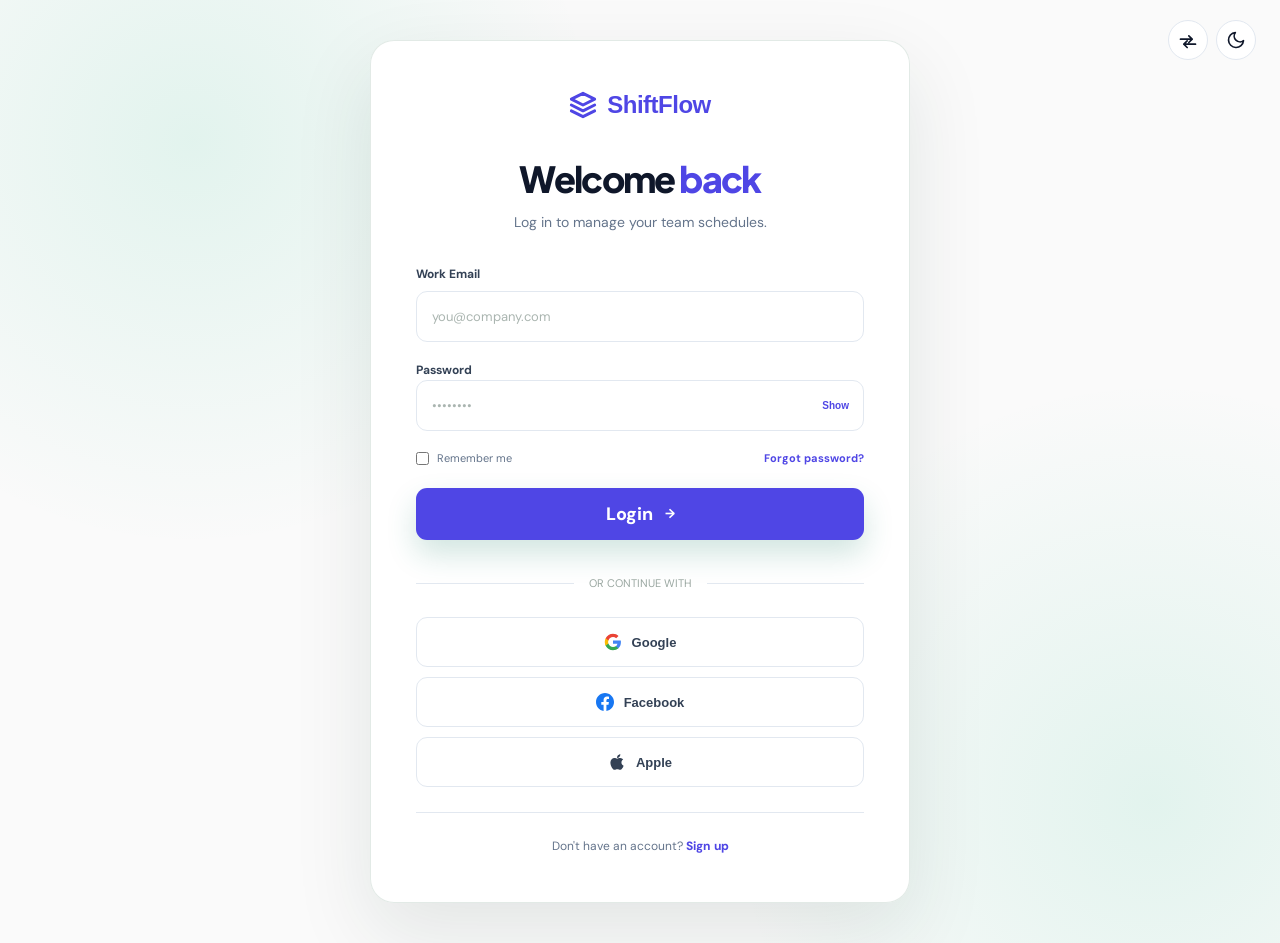
<file: login.html>
<!DOCTYPE html>
<html lang="en">

<head>
  <meta charset="UTF-8">
  <meta name="viewport" content="width=device-width, initial-scale=1.0">
  <title>Login | ShiftFlow</title>
  <link rel="stylesheet" href="assets/css/style.css">
  <link rel="icon" type="image/svg+xml" href="assets/images/favicon.svg">
  <link rel="stylesheet" href="assets/css/theme-fixes.css">
  <link rel="stylesheet" href="assets/css/auth.css">

  <style>
    /* Keep authentication brand identical to the homepage brand */
    .auth-brand a {
      color: var(--color-primary) !important;
      font-family: var(--font-primary) !important;
      font-size: 1.5rem !important;
      font-weight: 800 !important;
      letter-spacing: -0.5px;
    }

    .auth-brand a span,
    .auth-brand a span span {
      color: var(--color-primary) !important;
    }

    .auth-brand .brand-icon {
      color: var(--color-primary) !important;
    }
  </style>
</head>

<body>
  <!-- Top Right Icons -->
  <div class="auth-top-actions">
    <button class="btn-icon rtl-toggle" aria-label="Toggle RTL" title="Toggle RTL">
      <svg viewBox="0 0 24 24" fill="none" stroke="currentColor" stroke-width="2" stroke-linecap="round" stroke-linejoin="round">
        <path d="M17 11H3M17 11L13 7M17 11L13 15M7 17H21M7 17L11 13M7 17L11 21" />
      </svg>
    </button>
    <button class="btn-icon theme-toggle" aria-label="Toggle Theme" title="Toggle Theme">
      <svg class="moon-icon" viewBox="0 0 24 24" fill="none" stroke="currentColor" stroke-width="2" stroke-linecap="round" stroke-linejoin="round">
        <path d="M21 12.79A9 9 0 1 1 11.21 3 7 7 0 0 0 21 12.79z" />
      </svg>
      <svg class="sun-icon" viewBox="0 0 24 24" fill="none" stroke="currentColor" stroke-width="2" stroke-linecap="round" stroke-linejoin="round" style="display:none;">
        <circle cx="12" cy="12" r="5" />
        <path d="M12 1v2M12 21v2M4.22 4.22l1.42 1.42M18.36 18.36l1.42 1.42M1 12h2M21 12h2M4.22 19.78l1.42-1.42M18.36 5.64l1.42-1.42" />
      </svg>
    </button>
  </div>

  <div class="auth-page">
    <div class="auth-card">
      <div class="auth-brand">
        <a href="index.html">
          <svg class="brand-icon" style="width:28px;height:28px;background:none;box-shadow:none;color:var(--primary);"
            viewBox="0 0 24 24" fill="none" stroke="currentColor" stroke-width="2.5" stroke-linecap="round"
            stroke-linejoin="round">
            <path d="M12 2L2 7l10 5 10-5-10-5zM2 17l10 5 10-5M2 12l10 5 10-5" />
          </svg>
          <span>Shift<span>Flow</span></span>
        </a>
      </div>

      <div class="auth-header">
        <h1>Welcome <span>back</span></h1>
        <p>Log in to manage your team schedules.</p>
      </div>

      <form id="loginForm" novalidate>
        <div class="form-group">
          <label for="email">Work Email</label>
          <div class="input-box">
            <input type="email" id="email" placeholder="you@company.com" required>
          </div>
        </div>

        <div class="form-group">
          <div class="password-label">
            <label for="password">Password</label>
          </div>
          <div class="input-box">
            <input type="password" id="password" placeholder="••••••••" required>
            <button type="button" class="password-toggle" id="passwordToggle">Show</button>
          </div>
        </div>

        <div class="remember-row">
          <label class="remember">
            <input type="checkbox"> Remember me
          </label>
          <a href="#">Forgot password?</a>
        </div>

        <button type="submit" class="auth-btn">
          <span>Login</span> &rarr;
        </button>

        <div class="divider">OR CONTINUE WITH</div>

        <div style="display: flex; flex-direction: column; gap: 10px;">
          <button type="button" class="google-btn">
            <svg class="google-icon" style="background:transparent;width:18px;height:18px" viewBox="0 0 24 24">
              <path fill="#4285F4"
                d="M22.56 12.25c0-.78-.07-1.53-.2-2.25H12v4.26h5.92c-.26 1.37-1.04 2.53-2.21 3.31v2.77h3.57c2.08-1.92 3.28-4.74 3.28-8.09z" />
              <path fill="#34A853"
                d="M12 23c2.97 0 5.46-.98 7.28-2.66l-3.57-2.77c-.98.66-2.23 1.06-3.71 1.06-2.86 0-5.29-1.93-6.16-4.53H2.18v2.84C3.99 20.53 7.7 23 12 23z" />
              <path fill="#FBBC05"
                d="M5.84 14.09c-.22-.66-.35-1.36-.35-2.09s.13-1.43.35-2.09V7.07H2.18C1.43 8.55 1 10.22 1 12s.43 3.45 1.18 4.93l2.85-2.22.81-.62z" />
              <path fill="#EA4335"
                d="M12 5.38c1.62 0 3.06.56 4.21 1.64l3.15-3.15C17.45 2.09 14.97 1 12 1 7.7 1 3.99 3.47 2.18 7.07l3.66 2.84c.87-2.6 3.3-4.53 6.16-4.53z" />
            </svg>
            Google
          </button>

          <button type="button" class="google-btn">
            <svg style="width:18px;height:18px" viewBox="0 0 24 24" fill="#1877F2">
              <path
                d="M24 12.07C24 5.41 18.63 0 12 0S0 5.4 0 12.07C0 18.1 4.39 23.1 10.13 24v-8.44H7.08v-3.49h3.04V9.41c0-3.02 1.8-4.7 4.54-4.7 1.31 0 2.68.24 2.68.24v2.97h-1.5c-1.5 0-1.96.93-1.96 1.89v2.26h3.32l-.53 3.5h-2.8V24C19.62 23.1 24 18.1 24 12.07z" />
            </svg>
            Facebook
          </button>

          <button type="button" class="google-btn apple-btn">
            <svg class="apple-icon" style="width:18px;height:18px" viewBox="0 0 384 512" fill="currentColor">
              <path
                d="M318.7 268.7c-.2-36.7 16.4-64.4 50-84.8-18.8-26.9-47.2-41.7-84.7-44.6-35.5-2.8-74.3 20.7-88.5 20.7-15 0-49.4-19.7-76.4-19.7C63.3 141.2 4 184.8 4 273.5q0 39.3 14.4 81.2c12.8 36.7 59 126.7 107.2 125.2 25.2-.6 43-17.9 75.8-17.9 31.8 0 48.3 17.9 76.4 17.9 48.6-.7 90.4-82.5 102.6-119.3-65.2-30.7-61.7-90-61.7-91.9zm-56.6-164.2c27.3-32.4 24.8-61.9 24-72.5-24.1 1.4-52 16.4-67.9 34.9-17.5 19.8-27.8 44.3-25.6 71.9 26.1 2 49.9-11.4 69.5-34.3z" />
            </svg>
            Apple
          </button>
        </div>
      </form>

      <div class="auth-footer">
        <p>Don't have an account? <a href="signup.html">Sign up</a></p>
      </div>
    </div>


  </div>

  <script src="assets/js/main.js"></script>
  <script src="assets/js/auth.js"></script>
</body>

</html>
</file>
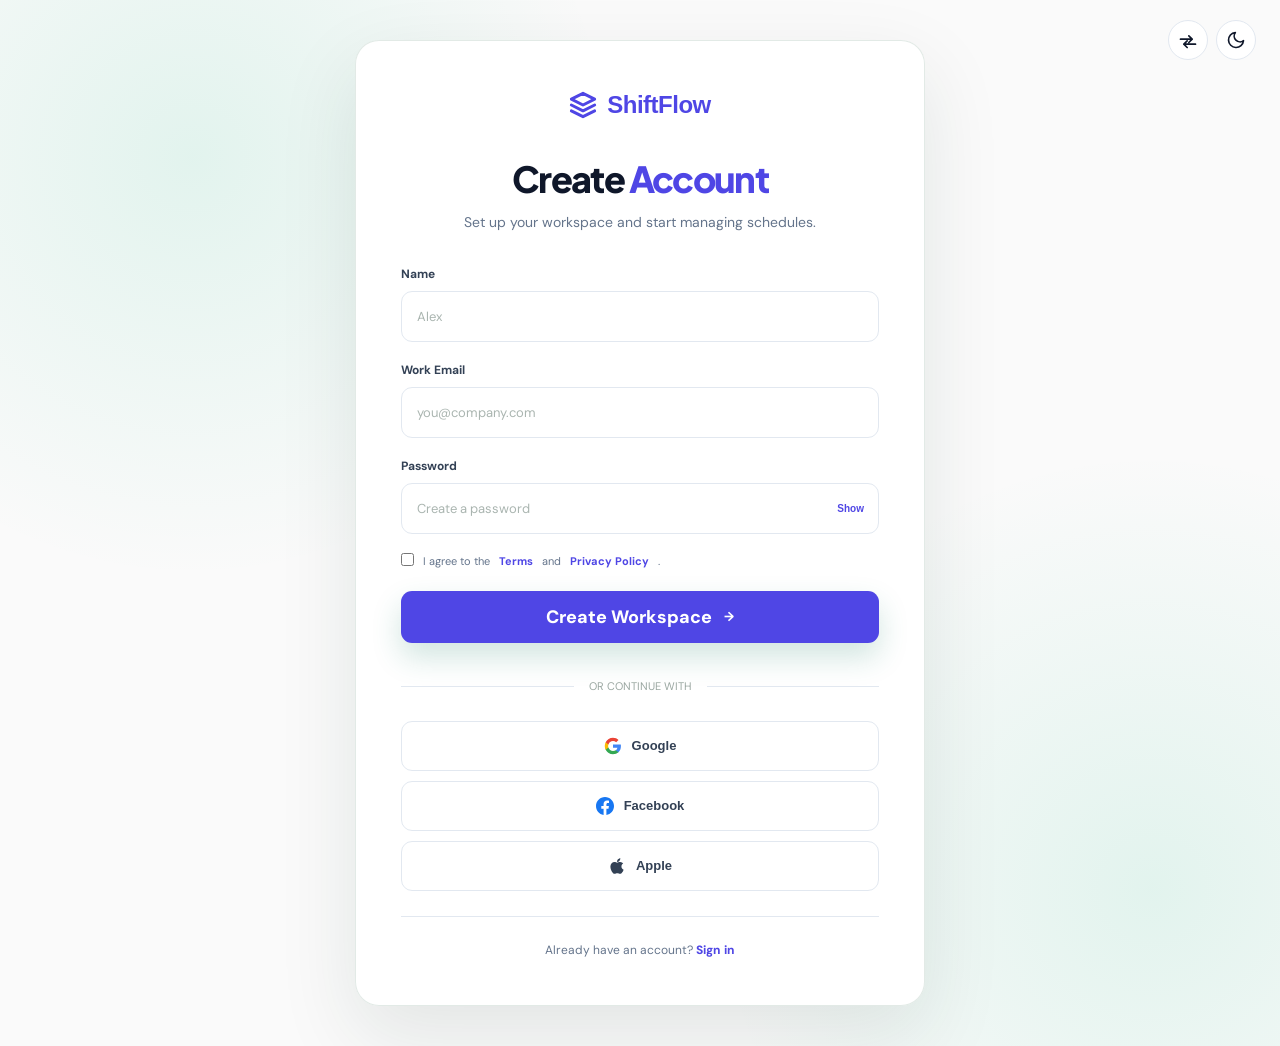
<file: signup.html>
<!DOCTYPE html>
<html lang="en">

<head>
    <meta charset="UTF-8">
    <meta name="viewport" content="width=device-width, initial-scale=1.0">
    <title>Sign Up | ShiftFlow</title>
    <link rel="stylesheet" href="assets/css/style.css">
    <link rel="icon" type="image/svg+xml" href="assets/images/favicon.svg">
    <link rel="stylesheet" href="assets/css/theme-fixes.css">
    <link rel="stylesheet" href="assets/css/auth.css">

    <style>
        /* Keep authentication brand identical to the homepage brand */
        .auth-brand a {
            color: var(--color-primary) !important;
            font-family: var(--font-primary) !important;
            font-size: 1.5rem !important;
            font-weight: 800 !important;
            letter-spacing: -0.5px;
        }

        .auth-brand a span,
        .auth-brand a span span {
            color: var(--color-primary) !important;
        }

        .auth-brand .brand-icon {
            color: var(--color-primary) !important;
        }
    </style>
</head>

<body>
    <!-- Top Right Icons -->
    <div class="auth-top-actions">
        <button class="btn-icon rtl-toggle" aria-label="Toggle RTL" title="Toggle RTL">
            <svg viewBox="0 0 24 24" fill="none" stroke="currentColor" stroke-width="2" stroke-linecap="round" stroke-linejoin="round">
                <path d="M17 11H3M17 11L13 7M17 11L13 15M7 17H21M7 17L11 13M7 17L11 21" />
            </svg>
        </button>
        <button class="btn-icon theme-toggle" aria-label="Toggle Theme" title="Toggle Theme">
            <svg class="moon-icon" viewBox="0 0 24 24" fill="none" stroke="currentColor" stroke-width="2" stroke-linecap="round" stroke-linejoin="round">
                <path d="M21 12.79A9 9 0 1 1 11.21 3 7 7 0 0 0 21 12.79z" />
            </svg>
            <svg class="sun-icon" viewBox="0 0 24 24" fill="none" stroke="currentColor" stroke-width="2" stroke-linecap="round" stroke-linejoin="round" style="display:none;">
                <circle cx="12" cy="12" r="5" />
                <path d="M12 1v2M12 21v2M4.22 4.22l1.42 1.42M18.36 18.36l1.42 1.42M1 12h2M21 12h2M4.22 19.78l1.42-1.42M18.36 5.64l1.42-1.42" />
            </svg>
        </button>
    </div>

    <div class="auth-page">
        <div class="auth-card signup-card">
            <div class="auth-brand">
                <a href="index.html">
                    <svg class="brand-icon"
                        style="width:28px;height:28px;background:none;box-shadow:none;color:var(--primary);"
                        viewBox="0 0 24 24" fill="none" stroke="currentColor" stroke-width="2.5" stroke-linecap="round"
                        stroke-linejoin="round">
                        <path d="M12 2L2 7l10 5 10-5-10-5zM2 17l10 5 10-5M2 12l10 5 10-5" />
                    </svg>
                    <span>Shift<span>Flow</span></span>
                </a>
            </div>

            <div class="auth-header">
                <h1>Create <span>Account</span></h1>
                <p>Set up your workspace and start managing schedules.</p>
            </div>

            <form id="signupForm" novalidate>
                <div class="form-group">
                    <label for="name">Name</label>
                    <div class="input-box">
                        <input type="text" id="name" placeholder="Alex" required>
                    </div>
                </div>



                <div class="form-group">
                    <label for="email">Work Email</label>
                    <div class="input-box">
                        <input type="email" id="email" placeholder="you@company.com" required>
                    </div>
                </div>

                <div class="form-group">
                    <label for="password">Password</label>
                    <div class="input-box">
                        <input type="password" id="password" placeholder="Create a password" required>
                        <button type="button" class="password-toggle" id="passwordToggle">Show</button>
                    </div>
                </div>

                <div class="terms-row">
                    <label>
                        <input type="checkbox" required> I agree to the <a href="#">Terms</a> and <a href="#">Privacy
                            Policy</a>.
                    </label>
                </div>

                <button type="submit" class="auth-btn">
                    <span>Create Workspace</span> &rarr;
                </button>

                <div class="divider">OR CONTINUE WITH</div>

                <div style="display: flex; flex-direction: column; gap: 10px;">
                    <button type="button" class="google-btn">
                        <svg class="google-icon" style="background:transparent;width:18px;height:18px"
                            viewBox="0 0 24 24">
                            <path fill="#4285F4"
                                d="M22.56 12.25c0-.78-.07-1.53-.2-2.25H12v4.26h5.92c-.26 1.37-1.04 2.53-2.21 3.31v2.77h3.57c2.08-1.92 3.28-4.74 3.28-8.09z" />
                            <path fill="#34A853"
                                d="M12 23c2.97 0 5.46-.98 7.28-2.66l-3.57-2.77c-.98.66-2.23 1.06-3.71 1.06-2.86 0-5.29-1.93-6.16-4.53H2.18v2.84C3.99 20.53 7.7 23 12 23z" />
                            <path fill="#FBBC05"
                                d="M5.84 14.09c-.22-.66-.35-1.36-.35-2.09s.13-1.43.35-2.09V7.07H2.18C1.43 8.55 1 10.22 1 12s.43 3.45 1.18 4.93l2.85-2.22.81-.62z" />
                            <path fill="#EA4335"
                                d="M12 5.38c1.62 0 3.06.56 4.21 1.64l3.15-3.15C17.45 2.09 14.97 1 12 1 7.7 1 3.99 3.47 2.18 7.07l3.66 2.84c.87-2.6 3.3-4.53 6.16-4.53z" />
                        </svg>
                        Google
                    </button>

                    <button type="button" class="google-btn">
                        <svg style="width:18px;height:18px" viewBox="0 0 24 24" fill="#1877F2">
                            <path
                                d="M24 12.07C24 5.41 18.63 0 12 0S0 5.4 0 12.07C0 18.1 4.39 23.1 10.13 24v-8.44H7.08v-3.49h3.04V9.41c0-3.02 1.8-4.7 4.54-4.7 1.31 0 2.68.24 2.68.24v2.97h-1.5c-1.5 0-1.96.93-1.96 1.89v2.26h3.32l-.53 3.5h-2.8V24C19.62 23.1 24 18.1 24 12.07z" />
                        </svg>
                        Facebook
                    </button>

                    <button type="button" class="google-btn apple-btn">
                        <svg class="apple-icon" style="width:18px;height:18px" viewBox="0 0 384 512" fill="currentColor">
                            <path
                                d="M318.7 268.7c-.2-36.7 16.4-64.4 50-84.8-18.8-26.9-47.2-41.7-84.7-44.6-35.5-2.8-74.3 20.7-88.5 20.7-15 0-49.4-19.7-76.4-19.7C63.3 141.2 4 184.8 4 273.5q0 39.3 14.4 81.2c12.8 36.7 59 126.7 107.2 125.2 25.2-.6 43-17.9 75.8-17.9 31.8 0 48.3 17.9 76.4 17.9 48.6-.7 90.4-82.5 102.6-119.3-65.2-30.7-61.7-90-61.7-91.9zm-56.6-164.2c27.3-32.4 24.8-61.9 24-72.5-24.1 1.4-52 16.4-67.9 34.9-17.5 19.8-27.8 44.3-25.6 71.9 26.1 2 49.9-11.4 69.5-34.3z" />
                        </svg>
                        Apple
                    </button>
                </div>
            </form>

            <div class="auth-footer">
                <p>Already have an account? <a href="login.html">Sign in</a></p>
            </div>
        </div>


    </div>

    <script src="assets/js/main.js"></script>
    <script src="assets/js/auth.js"></script>
</body>

</html>
</file>
<file: assets/css/style.css>
/* ==========================================================================
   Design System & Tokens
   ========================================================================== */
:root {
  /* Colors */
  --color-primary: #4F46E5;
  --color-primary-hover: #4338CA;
  --color-secondary: #0F172A;
  --color-accent: #38BDF8;

  --color-bg: #FAFAFA;
  --color-surface: #FFFFFF;
  --color-text: #334155;
  --color-text-light: #64748B;
  --color-heading: #0F172A;

  --color-border: #E2E8F0;

  /* Utilities */
  --color-success: #10B981;
  --color-warning: #F59E0B;
  --color-error: #EF4444;

  /* Typography */
  --font-primary: 'Outfit', sans-serif;
  --font-secondary: 'Inter', sans-serif;

  /* Spacing */
  --space-1: 0.25rem;
  --space-2: 0.5rem;
  --space-3: 1rem;
  --space-4: 1.5rem;
  --space-5: 2rem;
  --space-6: 3rem;
  --space-8: 4rem;
  --space-12: 6rem;
  --space-16: 8rem;

  /* Border Radius */
  --radius-sm: 0.375rem;
  --radius-md: 0.75rem;
  --radius-lg: 1.5rem;
  --radius-full: 9999px;

  /* Shadows */
  --shadow-sm: 0 1px 2px 0 rgba(0, 0, 0, 0.05);
  --shadow-md: 0 4px 6px -1px rgba(0, 0, 0, 0.1), 0 2px 4px -1px rgba(0, 0, 0, 0.06);
  --shadow-lg: 0 10px 15px -3px rgba(0, 0, 0, 0.1), 0 4px 6px -2px rgba(0, 0, 0, 0.05);
  --shadow-xl: 0 20px 25px -5px rgba(0, 0, 0, 0.1), 0 10px 10px -5px rgba(0, 0, 0, 0.04);
  --shadow-glow: 0 0 40px rgba(79, 70, 229, 0.3);

  /* Transitions */
  --transition-fast: 0.15s ease-in-out;
  --transition-normal: 0.3s ease-in-out;
}

/* Dark Theme Overrides */
[data-theme="dark"] {
  --color-bg: #0F172A;
  --color-surface: #1E293B;
  --color-heading: #F8FAFC;
  --color-text: #CBD5E1;
  --color-text-light: #94A3B8;
  --color-border: #334155;
  --shadow-sm: 0 1px 2px 0 rgba(0, 0, 0, 0.5);
  --shadow-md: 0 4px 6px -1px rgba(0, 0, 0, 0.5);
  --shadow-lg: 0 10px 15px -3px rgba(0, 0, 0, 0.5);
}

/* RTL Support */
[dir="rtl"] {
  text-align: right;
  direction: rtl;
}

[dir="rtl"] .footer-grid {
  flex-direction: row-reverse;
}

[dir="rtl"] .nav-container {
  flex-direction: row;
}

[dir="rtl"] .nav-links {
  margin: 0;
}

[dir="rtl"] .nav-actions {
  margin: 0;
}

[dir="rtl"] .hero-container,
[dir="rtl"] .hero-container-h2 {
  flex-direction: row-reverse;
}

/* ==========================================================================
   Base Styles
   ========================================================================== */
* {
  margin: 0;
  padding: 0;
  box-sizing: border-box;
}

html {
  scroll-behavior: smooth;
}

body {
  font-family: var(--font-secondary);
  background-color: var(--color-bg);
  color: var(--color-text);
  line-height: 1.6;
  -webkit-font-smoothing: antialiased;
}

img {
  max-width: 100%;
  height: auto;
  object-fit: cover;
  display: block;
}

h1,
h2,
h3,
h4,
h5,
h6 {
  font-family: var(--font-primary);
  color: var(--color-heading);
  line-height: 1.2;
}

a {
  text-decoration: none;
  color: inherit;
  transition: color var(--transition-fast);
}

ul {
  list-style: none;
}

img {
  max-width: 100%;
  height: auto;
  display: block;
}

/* ==========================================================================
   Layout
   ========================================================================== */
.container {
  width: 100%;
  max-width: 1280px;
  margin: 0 auto;
  padding: 0 var(--space-4);
}

section {
  padding: var(--space-16) 0;
}

.center {
  text-align: center;
}

/* ==========================================================================
   Components
   ========================================================================== */

/* Buttons */
.btn {
  display: inline-flex;
  align-items: center;
  justify-content: center;
  padding: 0.75rem 1.5rem;
  font-family: var(--font-secondary);
  font-weight: 500;
  border-radius: var(--radius-full);
  cursor: pointer;
  transition: all var(--transition-fast);
  border: 1.5px solid transparent;
}

.btn-large {
  padding: 1rem 2rem;
  font-size: 1.125rem;
}

.btn-primary {
  background-color: var(--color-primary);
  color: white;
  box-shadow: var(--shadow-md);
}

.btn-primary:hover {
  background-color: var(--color-primary-hover);
  transform: translateY(-2px);
  box-shadow: var(--shadow-lg);
}

.btn-secondary {
  background-color: white;
  color: var(--color-heading);
  border-color: var(--color-border);
  box-shadow: var(--shadow-sm);
}

.btn-secondary:hover {
  border-color: var(--color-text-light);
  transform: translateY(-2px);
}

.btn-outline {
  background-color: transparent;
  color: var(--color-heading);
  border-color: var(--color-border);
}

.btn-outline:hover {
  border-color: var(--color-heading);
}

.btn-outline-light {
  background-color: transparent;
  color: white;
  border-color: rgba(255, 255, 255, 0.3);
}

.btn-outline-light:hover {
  border-color: white;
  background-color: rgba(255, 255, 255, 0.1);
}

/* ==========================================================================
   Navigation
   ========================================================================== */
.navbar {
  position: sticky;
  top: 0;
  z-index: 100;
  background-color: var(--color-surface);
  backdrop-filter: blur(12px);
  border-bottom: 1px solid var(--color-border);
  padding: 0.85rem 0;
}

.nav-container {
  display: flex;
  align-items: center;
  justify-content: space-between;
  gap: 1.5rem;
}

.brand {
  font-family: var(--font-primary);
  font-size: 1.5rem;
  font-weight: 800;
  color: var(--color-primary);
  letter-spacing: -0.5px;
  display: flex;
  align-items: center;
  gap: 0.5rem;
  flex-shrink: 0;
}

.nav-links {
  display: flex;
  align-items: center;
  gap: clamp(1rem, 2vw, 2.25rem);
  margin: 0;
  padding: 0;
  list-style: none;
}

.nav-links li {
  display: flex;
  align-items: center;
}

.nav-links a {
  font-weight: 500;
  font-size: 0.9375rem;
  color: var(--color-text);
  padding: 0.25rem 0;
  position: relative;
  white-space: nowrap;
  transition: color var(--transition-fast);
}

.nav-links a:hover {
  color: var(--color-primary);
}

.nav-links a.btn-primary,
.nav-links a.btn-mobile-login {
  color: #ffffff;
}

.nav-links a.btn-primary:hover,
.nav-links a.btn-mobile-login:hover {
  color: #ffffff;
}

.nav-actions {
  display: flex;
  align-items: center;
  gap: 0.75rem;
  flex-shrink: 0;
}

.nav-actions .btn {
  padding: 0.55rem 1.25rem;
  font-size: 0.9375rem;
  line-height: 1.2;
}

/* ==========================================================================
   1. Hero Section
   ========================================================================== */
.hero {
  padding: var(--space-16) 0 var(--space-12);
  background: radial-gradient(circle at 10% 20%, rgba(79, 70, 229, 0.05) 0%, transparent 50%),
    radial-gradient(circle at 90% 80%, rgba(56, 189, 248, 0.05) 0%, transparent 50%);
  overflow: hidden;
}

.hero-container {
  display: grid;
  grid-template-columns: 1fr 1fr;
  gap: var(--space-12);
  align-items: center;
}

.hero-content {
  max-width: 600px;
}

.hero-title {
  font-size: 4rem;
  font-weight: 800;
  line-height: 1.1;
  letter-spacing: -1.5px;
  margin-bottom: var(--space-4);
}

.hero-title span {
  display: block;
  background: linear-gradient(135deg, var(--color-primary), var(--color-accent));
  -webkit-text-fill-color: transparent;
}

.hero-subtitle {
  font-size: 1.25rem;
  color: var(--color-text-light);
  margin-bottom: var(--space-8);
}

.hero-actions {
  display: flex;
  gap: var(--space-4);
  margin-bottom: var(--space-8);
}

.hero-trust p {
  font-size: 0.875rem;
  color: var(--color-text-light);
  font-weight: 500;
  margin-bottom: var(--space-3);
  text-transform: uppercase;
  letter-spacing: 1px;
}

.trust-logos {
  display: flex;
  gap: var(--space-4);
}

.trust-logo {
  width: 100px;
  height: 30px;
  background-color: var(--color-border);
  border-radius: var(--radius-sm);
  opacity: 0.5;
}

.hero-visual {
  position: relative;
  perspective: 1000px;
}

.dashboard-mockup {
  background-color: var(--color-surface);
  border-radius: var(--radius-lg);
  box-shadow: var(--shadow-xl);
  border: 1px solid var(--color-border);
  overflow: hidden;
  transform: rotateY(-10deg) rotateX(5deg) translateZ(0);
  transition: transform var(--transition-normal);
}

.dashboard-mockup:hover {
  transform: rotateY(0) rotateX(0) translateZ(0);
}

.mockup-header {
  background-color: #F8FAFC;
  padding: 1rem;
  border-bottom: 1px solid var(--color-border);
  display: flex;
  gap: 8px;
}

.dot {
  width: 12px;
  height: 12px;
  border-radius: 50%;
}

.dot.red {
  background-color: #FF5F56;
}

.dot.yellow {
  background-color: #FFBD2E;
}

.dot.green {
  background-color: #27C93F;
}

.mockup-body {
  padding: 1.5rem;
}

.calendar-grid {
  display: grid;
  grid-template-columns: repeat(5, 1fr);
  gap: 0.5rem;
}

.cal-item {
  padding: 0.5rem;
  border-radius: var(--radius-sm);
  font-size: 0.75rem;
}

.cal-item.header {
  font-weight: 600;
  text-align: center;
  color: var(--color-text-light);
  margin-bottom: 0.5rem;
}

.cal-item.shift {
  padding: 0.75rem;
  color: white;
  font-weight: 500;
}

.shift.blue {
  background-color: rgba(79, 70, 229, 0.9);
}

.shift.green {
  background-color: rgba(16, 185, 129, 0.9);
}

.shift.purple {
  background-color: rgba(139, 92, 246, 0.9);
}

.shift.orange {
  background-color: rgba(245, 158, 11, 0.9);
}

.floating-card {
  position: absolute;
  background: rgba(255, 255, 255, 0.9);
  backdrop-filter: blur(8px);
  padding: 1rem;
  border-radius: var(--radius-md);
  box-shadow: var(--shadow-lg);
  display: flex;
  align-items: center;
  gap: 1rem;
  border: 1px solid var(--color-border);
  animation: float 6s ease-in-out infinite;
}

.card-labor {
  bottom: -20px;
  left: -40px;
  animation-delay: 0s;
}

.card-swap {
  top: 40px;
  right: -40px;
  animation-delay: 3s;
}

.floating-card .icon {
  font-size: 1.5rem;
  background: var(--color-bg);
  width: 40px;
  height: 40px;
  display: flex;
  align-items: center;
  justify-content: center;
  border-radius: var(--radius-sm);
}

.floating-card .details {
  display: flex;
  flex-direction: column;
}

.floating-card .label {
  font-size: 0.75rem;
  color: var(--color-text-light);
  font-weight: 600;
}

.floating-card .value {
  font-weight: 700;
  color: var(--color-heading);
}

@keyframes float {
  0% {
    transform: translateY(0px);
  }

  50% {
    transform: translateY(-15px);
  }

  100% {
    transform: translateY(0px);
  }
}

/* ==========================================================================
   2. Features Section
   ========================================================================== */
.features {
  background-color: white;
}

.section-header {
  margin-bottom: var(--space-12);
  max-width: 600px;
}

.section-header.center {
  margin-left: auto;
  margin-right: auto;
}

.section-title {
  font-size: 2.5rem;
  font-weight: 700;
  margin-bottom: var(--space-3);
  letter-spacing: -0.5px;
}

.section-subtitle {
  font-size: 1.25rem;
  color: var(--color-text-light);
}

.features-grid {
  display: grid;
  grid-template-columns: repeat(3, 1fr);
  gap: var(--space-8);
}

.feature-card {
  background-color: var(--color-bg);
  padding: var(--space-8);
  border-radius: var(--radius-lg);
  border: 1px solid var(--color-border);
  transition: all var(--transition-normal);
}

.feature-card:hover {
  transform: translateY(-5px);
  box-shadow: var(--shadow-lg);
  border-color: var(--color-primary);
}

.feature-icon {
  width: 60px;
  height: 60px;
  display: flex;
  align-items: center;
  justify-content: center;
  font-size: 2rem;
  border-radius: var(--radius-md);
  margin-bottom: var(--space-6);
}

.icon-blue {
  background-color: rgba(79, 70, 229, 0.1);
  color: var(--color-primary);
}

.icon-purple {
  background-color: rgba(139, 92, 246, 0.1);
  color: #8B5CF6;
}

.icon-green {
  background-color: rgba(16, 185, 129, 0.1);
  color: var(--color-success);
}

.feature-title {
  font-size: 1.5rem;
  margin-bottom: var(--space-3);
}

.feature-desc {
  color: var(--color-text-light);
}

/* ==========================================================================
   3. Platform Showcase
   ========================================================================== */
.platform-container {
  display: grid;
  grid-template-columns: 1fr 1fr;
  gap: var(--space-12);
  align-items: center;
}

.platform-visual {
  position: relative;
  border-radius: var(--radius-lg);
}

.glow-backdrop {
  position: absolute;
  top: 50%;
  left: 50%;
  transform: translate(-50%, -50%);
  width: 80%;
  height: 80%;
  background: var(--color-primary);
  filter: blur(100px);
  opacity: 0.2;
  z-index: 0;
}

.platform-img {
  position: relative;
  z-index: 1;
  border-radius: var(--radius-lg);
  box-shadow: var(--shadow-xl);
}

.platform-list {
  margin-top: var(--space-6);
  display: flex;
  flex-direction: column;
  gap: var(--space-6);
}

.platform-list li {
  display: flex;
  gap: var(--space-4);
  align-items: flex-start;
}

.list-icon {
  font-size: 1.5rem;
  background: white;
  width: 48px;
  height: 48px;
  display: flex;
  align-items: center;
  justify-content: center;
  border-radius: 50%;
  box-shadow: var(--shadow-sm);
  flex-shrink: 0;
}

.list-text h4 {
  font-size: 1.25rem;
  margin-bottom: 0.25rem;
}

.list-text p {
  color: var(--color-text-light);
}

.mt-4 {
  margin-top: var(--space-6);
}

/* ==========================================================================
   4. Industries Section
   ========================================================================== */
.industries {
  background-color: white;
}

.industries-grid {
  display: grid;
  grid-template-columns: repeat(3, 1fr);
  gap: var(--space-6);
}

.industry-card {
  position: relative;
  height: 400px;
  border-radius: var(--radius-lg);
  background-size: cover;
  background-position: center;
  display: flex;
  flex-direction: column;
  justify-content: flex-end;
  padding: var(--space-6);
  color: white;
  overflow: hidden;
  transition: transform var(--transition-normal);
}

.industry-card:hover {
  transform: translateY(-5px);
}

.industry-card::before {
  content: '';
  position: absolute;
  bottom: 0;
  left: 0;
  right: 0;
  height: 50%;
  background: linear-gradient(to top, rgba(0, 0, 0, 0.8), transparent);
  z-index: 1;
}

.industry-content {
  position: relative;
  z-index: 2;
}

.industry-title {
  color: white;
  font-size: 1.75rem;
  margin-bottom: var(--space-2);
}

.industry-desc {
  color: rgba(255, 255, 255, 0.8);
  margin-bottom: var(--space-4);
}

.industry-link {
  font-weight: 600;
  color: white;
  display: inline-flex;
  align-items: center;
  transition: transform var(--transition-fast);
}

.industry-card:hover .industry-link {
  transform: translateX(5px);
}

/* ==========================================================================
   5. Testimonial Section
   ========================================================================== */
.testimonial {
  background-color: var(--color-secondary);
  color: white;
  padding: var(--space-16) 0;
}

.testimonial-container {
  display: grid;
  grid-template-columns: 3fr 2fr;
  gap: var(--space-12);
  align-items: center;
}

.stars {
  color: var(--color-warning);
  font-size: 1.5rem;
  margin-bottom: var(--space-4);
  letter-spacing: 2px;
}

.quote {
  font-family: var(--font-primary);
  font-size: 2rem;
  font-weight: 500;
  line-height: 1.4;
  margin-bottom: var(--space-8);
  color: white;
}

.customer-profile {
  display: flex;
  align-items: center;
  gap: var(--space-4);
}

.profile-img {
  width: 64px;
  height: 64px;
  border-radius: 50%;
  object-fit: cover;
  border: 2px solid rgba(255, 255, 255, 0.2);
}

.profile-name {
  font-weight: 600;
  font-size: 1.125rem;
}

.profile-role {
  color: rgba(255, 255, 255, 0.6);
  font-size: 0.875rem;
}

.testimonial-metrics {
  display: flex;
  flex-direction: column;
  gap: var(--space-6);
  background: rgba(255, 255, 255, 0.05);
  padding: var(--space-8);
  border-radius: var(--radius-lg);
  border: 1px solid rgba(255, 255, 255, 0.1);
}

.metric-value {
  font-family: var(--font-primary);
  font-size: 3.5rem;
  font-weight: 700;
  color: var(--color-accent);
  line-height: 1;
  margin-bottom: 0.25rem;
}

.metric-label {
  font-size: 1.125rem;
  color: rgba(255, 255, 255, 0.7);
}

/* ==========================================================================
   6. Final CTA & Footer
   ========================================================================== */
.final-cta {
  background-color: var(--color-bg);
  padding: var(--space-16) 0 0 0;
}

.cta-box {
  background: linear-gradient(135deg, var(--color-primary), var(--color-primary-hover));
  border-radius: var(--radius-lg);
  padding: var(--space-16) var(--space-8);
  text-align: center;
  color: white;
  box-shadow: var(--shadow-xl);
  position: relative;
  overflow: hidden;
  margin-bottom: -6rem;
  /* pull footer up */
  z-index: 10;
}

.cta-box::before {
  content: '';
  position: absolute;
  top: 0;
  right: 0;
  bottom: 0;
  left: 0;
  background: radial-gradient(circle at top right, rgba(255, 255, 255, 0.1), transparent);
}

.cta-title {
  color: white;
  font-size: 3rem;
  margin-bottom: var(--space-4);
  position: relative;
  z-index: 1;
}

.cta-subtitle {
  font-size: 1.25rem;
  color: rgba(255, 255, 255, 0.8);
  margin-bottom: var(--space-8);
  position: relative;
  z-index: 1;
}

.cta-actions {
  display: flex;
  justify-content: center;
  gap: var(--space-4);
  position: relative;
  z-index: 1;
}

.cta-actions .btn-primary {
  background-color: white;
  color: var(--color-primary);
}

.cta-actions .btn-primary:hover {
  background-color: #f1f5f9;
}

/* Footer */
.footer {
  background-color: #020617;
  color: white;
  padding: 10rem 0 var(--space-8);
}

.footer-grid {
  display: grid;
  grid-template-columns: 2fr 1fr 1fr 1fr;
  gap: var(--space-8);
  margin-bottom: var(--space-12);
}

.footer-brand {
  font-family: var(--font-primary);
  font-size: 1.75rem;
  font-weight: 800;
  color: white;
  margin-bottom: var(--space-4);
  display: inline-block;
}

.footer-desc {
  color: rgba(255, 255, 255, 0.6);
  max-width: 300px;
}

.footer-col h4 {
  color: white;
  font-size: 1.125rem;
  margin-bottom: var(--space-6);
}

.footer-col ul {
  display: flex;
  flex-direction: column;
  gap: var(--space-3);
}

.footer-col ul a {
  color: rgba(255, 255, 255, 0.6);
}

.footer-col ul a:hover {
  color: white;
}

.footer-bottom {
  border-top: 1px solid rgba(255, 255, 255, 0.1);
  padding-top: var(--space-6);
  display: flex;
  justify-content: space-between;
  align-items: center;
  color: rgba(255, 255, 255, 0.6);
  font-size: 0.875rem;
}

.footer-legal {
  display: flex;
  gap: var(--space-4);
}

.footer-legal a:hover {
  color: white;
}

/* ==========================================================================
   Responsive Design
   ========================================================================== */
@media (max-width: 992px) {

  .hero-container,
  .platform-container,
  .testimonial-container {
    grid-template-columns: 1fr;
    text-align: center;
  }

  .hero-actions,
  .trust-logos {
    justify-content: center;
  }

  .floating-card {
    display: none;
    /* Simplify on smaller screens */
  }

  .features-grid,
  .industries-grid {
    grid-template-columns: repeat(2, 1fr);
  }

  .features-grid>*:nth-child(3):last-child,
  .industries-grid>*:nth-child(3):last-child {
    grid-column: 1 / -1;
  }

  .footer-grid {
    grid-template-columns: 1fr 1fr;
  }
}

@media (max-width: 768px) {
  .hero-title {
    font-size: 2.5rem;
  }

  .features-grid,
  .industries-grid {
    grid-template-columns: 1fr;
  }

  .nav-links {
    display: none;
  }

  .cta-title {
    font-size: 2rem;
  }

  .cta-actions {
    flex-direction: column;
  }
}

/* Navbar updates */
.navbar {
  position: sticky;
  top: 0;
  z-index: 100;
  background-color: var(--color-surface);
  border-bottom: 1px solid var(--color-border);
}

.brand {
  display: flex;
  align-items: center;
  gap: 0.5rem;
}

.brand-icon {
  width: 28px;
  height: 28px;
  color: var(--color-primary);
}

.nav-link.active {
  color: var(--color-primary);
  font-weight: 600;
  position: relative;
}

.nav-link.active::after {
  content: '';
  position: absolute;
  bottom: -4px;
  left: 0;
  right: 0;
  height: 2px;
  background: var(--color-primary);
  border-radius: 2px;
}

.mobile-menu-btn {
  display: none;
  background: transparent;
  border: none;
  cursor: pointer;
  color: var(--color-heading);
}

.mobile-menu-btn svg {
  width: 24px;
  height: 24px;
}

.btn-icon {
  background: transparent;
  border: 1px solid var(--color-border);
  border-radius: 50%;
  width: 40px;
  height: 40px;
  display: flex;
  align-items: center;
  justify-content: center;
  cursor: pointer;
  color: var(--color-heading);
  transition: all var(--transition-fast);
}

.btn-icon:hover {
  background: var(--color-bg);
  border-color: var(--color-text-light);
}

.btn-icon svg {
  width: 20px;
  height: 20px;
}

/* Footer Updates */
.footer,
.footer-compact {
  background-color: var(--color-surface);
  /* Light mode bg */
  color: var(--color-heading);
  border-top: 1px solid var(--color-border);
  padding-top: var(--space-8);
}

.footer-brand {
  color: var(--color-primary);
  display: flex;
  align-items: center;
  gap: 0.5rem;
  margin-bottom: var(--space-4);
}

.footer-col h4 {
  color: var(--color-heading);
}

.footer-col ul a {
  color: var(--color-text-light);
}

.footer-col ul a:hover {
  color: var(--color-primary);
}

.footer-desc {
  color: var(--color-text-light);
  margin-bottom: var(--space-4);
}

.social-icons {
  display: flex;
  gap: var(--space-4);
}

.social-icon {
  color: var(--color-text-light);
  transition: color var(--transition-fast);
}

.social-icon:hover {
  color: var(--color-primary);
}

.social-icon svg {
  width: 24px;
  height: 24px;
}

.footer-bottom {
  color: var(--color-text-light);
  border-top: 1px solid var(--color-border);
}

.scroll-top {
  position: fixed;
  bottom: 30px;
  right: 30px;
  width: 50px;
  height: 50px;
  border-radius: 50%;
  background: var(--color-primary);
  color: white;
  border: none;
  cursor: pointer;
  box-shadow: var(--shadow-lg);
  display: flex;
  align-items: center;
  justify-content: center;
  opacity: 0;
  visibility: hidden;
  transition: all var(--transition-normal);
  z-index: 1000;
}

.scroll-top.visible {
  opacity: 1;
  visibility: visible;
}

.scroll-top svg {
  width: 24px;
  height: 24px;
}

.scroll-top:hover {
  background: var(--color-primary-hover);
  transform: translateY(-3px);
}

@media (max-width: 1024px) {
  .nav-links {
    display: none;
    position: absolute;
    top: 100%;
    left: 0;
    right: 0;
    background: var(--color-surface);
    flex-direction: column;
    padding: var(--space-4);
    box-shadow: var(--shadow-md);
    border-bottom: 1px solid var(--color-border);
  }

  .nav-links.show {
    display: flex;
  }

  .mobile-menu-btn {
    display: block;
  }
}

@media (max-width: 992px) {
  .footer-grid {
    grid-template-columns: repeat(2, 1fr) !important;
  }
}

@media (max-width: 768px) {
  .footer-grid {
    grid-template-columns: 1fr !important;
  }
}
</file>
<file: assets/css/theme-fixes.css>
/* =========================================================
   SHIFTFLOW GLOBAL FIXES
   Dark mode / mobile navigation / favicon / footer / RTL
   ========================================================= */

/* ---------- DARK MODE: every light section follows theme ---------- */
[data-theme="dark"] body {
  background: var(--color-bg) !important;
  color: var(--color-text) !important;
}

[data-theme="dark"] .navbar,
[data-theme="dark"] .footer,
[data-theme="dark"] .footer-compact,
[data-theme="dark"] section {
  background-color: var(--color-bg) !important;
  color: var(--color-text) !important;
}

[data-theme="dark"] .testimonial,
[data-theme="dark"] .labor-intelligence,
[data-theme="dark"] .intelligence,
[data-theme="dark"] .industry-results,
[data-theme="dark"] .results-section {
  background-color: var(--color-secondary) !important;
  color: #fff !important;
}

[data-theme="dark"] .hero,
[data-theme="dark"] .c-hero,
[data-theme="dark"] .feat-hero,
[data-theme="dark"] .h2-hero,
[data-theme="dark"] .about-hero,
[data-theme="dark"] .contact-hero {
  background: var(--color-bg) !important;
}

[data-theme="dark"] .features,
[data-theme="dark"] .industries,
[data-theme="dark"] .workflow,
[data-theme="dark"] .core-features,
[data-theme="dark"] .success-metrics,
[data-theme="dark"] .final-cta-compact,
[data-theme="dark"] .industry-solutions,
[data-theme="dark"] .industry-cards,
[data-theme="dark"] .challenges-section,
[data-theme="dark"] .c-cta,
[data-theme="dark"] .collab-automation,
[data-theme="dark"] .faq-section {
  background-color: var(--color-bg) !important;
}

[data-theme="dark"] .section-title,
[data-theme="dark"] .section-subtitle,
[data-theme="dark"] h1,
[data-theme="dark"] h2,
[data-theme="dark"] h3,
[data-theme="dark"] h4,
[data-theme="dark"] h5,
[data-theme="dark"] h6 {
  color: var(--color-heading);
}

[data-theme="dark"] p,
[data-theme="dark"] li,
[data-theme="dark"] .feature-desc,
[data-theme="dark"] .section-subtitle,
[data-theme="dark"] .hero-subtitle,
[data-theme="dark"] .footer-desc,
[data-theme="dark"] .footer-col ul a {
  color: var(--color-text-light);
}

[data-theme="dark"] .btn-secondary {
  background-color: var(--color-surface) !important;
  color: var(--color-heading) !important;
  border-color: var(--color-border) !important;
}

[data-theme="dark"] .btn-outline {
  color: var(--color-heading) !important;
  border-color: var(--color-border) !important;
  background-color: transparent !important;
}

[data-theme="dark"] .btn-icon {
  color: var(--color-heading) !important;
  border-color: var(--color-border) !important;
  background-color: transparent !important;
}

[data-theme="dark"] .feature-card,
[data-theme="dark"] .feat-card,
[data-theme="dark"] .solution-card,
[data-theme="dark"] .ind-card,
[data-theme="dark"] .auto-feat,
[data-theme="dark"] .wf-node:not(.highlight),
[data-theme="dark"] .tabs-content,
[data-theme="dark"] .metrics-quote,
[data-theme="dark"] .industry-testimonial,
[data-theme="dark"] .faq-question,
[data-theme="dark"] .faq-answer,
[data-theme="dark"] .calendar-ui-h2,
[data-theme="dark"] .dashboard-mockup,
[data-theme="dark"] .floating-card {
  background-color: var(--color-surface) !important;
  color: var(--color-text) !important;
  border-color: var(--color-border) !important;
}

[data-theme="dark"] .mockup-header,
[data-theme="dark"] .cal-header,
[data-theme="dark"] .feat-dash-header {
  background-color: #172033 !important;
  color: var(--color-heading) !important;
}

[data-theme="dark"] .feat-dash-sidebar,
[data-theme="dark"] .dash-block {
  background-color: #172033 !important;
  border-color: var(--color-border) !important;
}

[data-theme="dark"] .input-box,
[data-theme="dark"] input,
[data-theme="dark"] textarea,
[data-theme="dark"] select {
  background-color: var(--color-surface) !important;
  color: var(--color-heading) !important;
  border-color: var(--color-border) !important;
}

[data-theme="dark"] input::placeholder,
[data-theme="dark"] textarea::placeholder {
  color: #94A3B8 !important;
}

[data-theme="dark"] .google-btn {
  background-color: var(--color-surface) !important;
  color: var(--color-heading) !important;
  border-color: var(--color-border) !important;
}

[data-theme="dark"] .google-icon {
  background-color: #0F172A !important;
}

[data-theme="dark"] .auth-card {
  background: rgba(30, 41, 59, .98) !important;
  border-color: #334155 !important;
  color: var(--color-text) !important;
}

[data-theme="dark"] .auth-bottom,
[data-theme="dark"] .auth-footer p,
[data-theme="dark"] .remember,
[data-theme="dark"] .terms-row label {
  color: var(--color-text-light) !important;
}

[data-theme="dark"] .rtl-btn {
  background: var(--color-surface) !important;
  color: var(--color-heading) !important;
  border-color: var(--color-border) !important;
}

[data-theme="dark"] .auth-brand a {
  color: var(--color-heading) !important;
}

/* Apple button icon dark mode */
.apple-icon {
  fill: currentColor;
  transition: fill 0.2s ease;
}

[data-theme="dark"] .apple-icon,
[data-theme="dark"] .apple-btn svg,
[data-theme="dark"] .google-btn svg.apple-icon,
[data-theme="dark"] .google-btn svg[viewBox="0 0 384 512"] {
  fill: #ffffff !important;
  color: #ffffff !important;
}

/* Authentication page top-right controls */
.auth-top-actions {
  position: absolute;
  top: 1.25rem;
  right: 1.5rem;
  display: flex;
  align-items: center;
  gap: 0.5rem;
  z-index: 100;
}

[dir="rtl"] .auth-top-actions {
  right: auto;
  left: 1.5rem;
}

.auth-top-actions .btn-icon {
  background: var(--color-surface);
  border: 1px solid var(--color-border);
  color: var(--color-heading);
}

[data-theme="dark"] .auth-top-actions .btn-icon {
  background: #1e293b !important;
  border-color: #334155 !important;
  color: #f8fafc !important;
}

/* About page timeline dark mode & RTL */
[data-theme="dark"] .our-story {
  background-color: var(--color-bg) !important;
}

[data-theme="dark"] .timeline-item {
  background: transparent !important;
  color: var(--color-text) !important;
}

[data-theme="dark"] .timeline-year {
  color: var(--color-heading) !important;
}

[data-theme="dark"] .timeline-desc {
  color: var(--color-text-light) !important;
}

[data-theme="dark"] .timeline {
  border-left-color: var(--color-border) !important;
}

[data-theme="dark"] .timeline-item::before {
  box-shadow: 0 0 0 4px var(--color-bg) !important;
}

[dir="rtl"] .timeline {
  border-left: none !important;
  border-right: 2px solid var(--color-border) !important;
  padding-left: 0 !important;
  padding-right: 1.5rem !important;
}

[dir="rtl"] .timeline-item::before {
  left: auto !important;
  right: -1.5rem !important;
  transform: translateX(50%) !important;
}

[dir="rtl"] .timeline-item {
  text-align: right !important;
}

/* ---------- MOBILE NAVIGATION & ACTIONS ---------- */
.mobile-nav-actions,
.nav-links li.mobile-nav-actions,
li.mobile-nav-actions {
  display: none !important;
}

@media (min-width: 1025px) {
  .mobile-menu-btn {
    display: none !important;
  }
  .navbar .nav-actions {
    display: flex !important;
  }
  .navbar .nav-links li.mobile-nav-actions {
    display: none !important;
  }

  /* Desktop RTL Navbar: Brand on far right, Links in middle, Actions on far left */
  [dir="rtl"] .navbar .nav-container {
    flex-direction: row !important;
    justify-content: space-between !important;
  }

  [dir="rtl"] .navbar .brand {
    order: 1 !important;
  }

  [dir="rtl"] .navbar .nav-links {
    order: 2 !important;
    display: flex !important;
    flex-direction: row !important;
    align-items: center !important;
    justify-content: center !important;
    margin: 0 auto !important;
  }

  [dir="rtl"] .navbar .nav-actions {
    order: 3 !important;
    display: flex !important;
    flex-direction: row !important;
    align-items: center !important;
    gap: 0.75rem !important;
  }
}

@media (max-width: 1024px) {
  .navbar .nav-container {
    position: relative;
    display: flex;
    align-items: center;
    justify-content: space-between;
    gap: 0.75rem;
    width: 100%;
  }

  /* Hamburger icon placed in right corner */
  .navbar .mobile-menu-btn {
    display: flex !important;
    align-items: center;
    justify-content: center;
    margin-left: auto !important;
    margin-right: 0 !important;
    order: 10;
    width: 42px;
    height: 42px;
    border-radius: var(--radius-md, 8px);
    border: 1px solid var(--color-border);
    background: transparent;
    cursor: pointer;
    color: var(--color-heading);
    padding: 0;
  }

  [dir="rtl"] .navbar .mobile-menu-btn {
    margin-left: 0 !important;
    margin-right: auto !important;
  }

  /* Hide the top-bar actions so icons & login stay inside hamburger */
  .navbar .nav-actions {
    display: none !important;
  }

  .navbar .nav-links {
    max-height: calc(100vh - 80px);
    overflow-y: auto;
    z-index: 110;
  }

  .navbar .nav-links.show {
    display: flex !important;
  }

  /* Show mobile actions inside hamburger menu */
  .navbar .nav-links li.mobile-nav-actions {
    display: block !important;
    width: 100% !important;
    margin-top: 1rem !important;
    padding-top: 1rem !important;
    border-top: 1px solid var(--color-border) !important;
  }

  .mobile-actions-wrapper {
    display: flex !important;
    flex-direction: column !important;
    align-items: stretch !important;
    gap: 0.85rem !important;
    width: 100% !important;
  }

  .mobile-icon-toggles {
    display: flex !important;
    align-items: center !important;
    justify-content: center !important;
    gap: 0.75rem !important;
    width: 100% !important;
    margin: 0 auto !important;
  }

  [dir="rtl"] .mobile-icon-toggles {
    justify-content: center !important;
  }

  .mobile-icon-toggles .btn-icon {
    width: 40px !important;
    height: 40px !important;
    border-radius: 50% !important;
    border: 1px solid var(--color-border) !important;
    background: var(--color-surface) !important;
    color: var(--color-heading) !important;
    display: flex !important;
    align-items: center !important;
    justify-content: center !important;
    cursor: pointer !important;
  }

  .mobile-actions-wrapper .btn-mobile-login,
  .navbar .nav-links .mobile-actions-wrapper a.btn-mobile-login,
  .navbar .nav-links a.btn-mobile-login {
    width: 100% !important;
    display: flex !important;
    align-items: center !important;
    justify-content: center !important;
    text-align: center !important;
    padding: 0.7rem 1.25rem !important;
    font-size: 0.95rem !important;
    font-weight: 600 !important;
    border-radius: var(--radius-md, 8px) !important;
    background-color: var(--color-primary) !important;
    color: #ffffff !important;
    -webkit-text-fill-color: #ffffff !important;
    text-decoration: none !important;
    box-shadow: var(--shadow-sm) !important;
  }

  .mobile-actions-wrapper .btn-mobile-login:hover,
  .navbar .nav-links .mobile-actions-wrapper a.btn-mobile-login:hover,
  .navbar .nav-links a.btn-mobile-login:hover {
    background-color: var(--color-primary-hover) !important;
    color: #ffffff !important;
    -webkit-text-fill-color: #ffffff !important;
    transform: translateY(-1px) !important;
  }

  [dir="rtl"] .mobile-actions-wrapper {
    flex-direction: column !important;
  }
}

/* Ensure Login Button text is clearly visible in light mode & all themes across viewports */
.btn-mobile-login,
.navbar .nav-links a.btn-primary,
.navbar .nav-links a.btn-mobile-login,
.nav-actions a.btn-primary,
.nav-actions .btn-primary {
  color: #ffffff !important;
  -webkit-text-fill-color: #ffffff !important;
}

.btn-mobile-login:hover,
.navbar .nav-links a.btn-primary:hover,
.navbar .nav-links a.btn-mobile-login:hover,
.nav-actions a.btn-primary:hover,
.nav-actions .btn-primary:hover {
  color: #ffffff !important;
  -webkit-text-fill-color: #ffffff !important;
}

/* Authentication page tablet & mobile vertical center with safe breathing room */
@media (min-width: 576px) and (max-width: 1024px) {
  .auth-top-actions {
    top: 1.25rem !important;
    right: 1.5rem !important;
  }

  [dir="rtl"] .auth-top-actions {
    right: auto !important;
    left: 1.5rem !important;
  }

  .auth-page {
    min-height: 100vh !important;
    display: flex !important;
    flex-direction: column !important;
    justify-content: center !important;
    align-items: center !important;
    padding: 5rem 1.5rem 3rem !important;
    box-sizing: border-box !important;
  }

  .auth-card,
  .signup-card {
    max-width: 490px !important;
    padding: 38px 32px !important;
    margin-top: auto !important;
    margin-bottom: auto !important;
  }

  .auth-brand {
    margin-bottom: 22px !important;
  }
}

@media (max-width: 575px) {
  .auth-top-actions {
    top: 1rem !important;
    right: 1rem !important;
  }

  [dir="rtl"] .auth-top-actions {
    right: auto !important;
    left: 1rem !important;
  }

  .auth-page {
    padding-top: 4.75rem !important;
  }
}

@media (max-width: 480px) {
  .navbar .brand {
    font-size: 1.25rem;
  }
  .navbar .mobile-menu-btn {
    width: 38px;
    height: 38px;
  }
}

/* ---------- FOOTER SPACING ---------- */
.footer .brand-col .footer-brand,
.footer-compact .footer-brand {
  margin-bottom: 1.25rem !important;
}

.footer .brand-col .footer-desc {
  margin-top: .25rem !important;
}

/* ---------- DASHBOARD HEADER & SIDEBAR CONTROLS ---------- */
.dash-desktop-toggle {
  display: flex !important;
}

.mobile-dash-toggles {
  display: flex;
  align-items: center;
  gap: 0.5rem;
  margin-top: 0.5rem;
}

.mobile-dash-toggles .btn-icon {
  width: 38px;
  height: 38px;
  border-radius: 50%;
  border: 1px solid var(--color-border);
  background: var(--color-surface);
  color: var(--color-heading);
  display: flex;
  align-items: center;
  justify-content: center;
  cursor: pointer;
}

[data-theme="dark"] .mobile-dash-toggles .btn-icon {
  background: #1e293b !important;
  border-color: #334155 !important;
  color: #f8fafc !important;
}

@media (max-width: 991px) {
  .dash-desktop-toggle {
    display: none !important;
  }

  .mobile-actions {
    display: flex !important;
    flex-direction: column !important;
    gap: 0.75rem !important;
    padding: 1rem 0.5rem !important;
    margin-top: 1rem !important;
    border-top: 1px solid var(--color-border) !important;
  }

  .mobile-actions-row {
    display: flex !important;
    align-items: center !important;
    gap: 0.75rem !important;
  }

  .mobile-dash-toggles {
    display: flex !important;
    align-items: center !important;
    gap: 0.5rem !important;
  }

  [dir="rtl"] .dashboard-sidebar {
    left: auto !important;
    right: 0 !important;
    transform: translateX(100%);
  }

  [dir="rtl"] .dashboard-sidebar.open {
    transform: translateX(0) !important;
  }
}

@media (min-width: 992px) {
  .mobile-actions {
    display: none !important;
  }

  [dir="rtl"] .dashboard-sidebar {
    left: auto !important;
    right: 0 !important;
    border-right: none !important;
    border-left: 1px solid var(--color-border) !important;
  }

  [dir="rtl"] .dashboard-main {
    margin-left: 0 !important;
    margin-right: var(--sidebar-width) !important;
  }
}

/* ---------- DASHBOARD RTL LOGO SPACING ---------- */
[dir="rtl"] .dashboard-sidebar .sidebar-header {
  gap: 1rem;
}

[dir="rtl"] .dashboard-sidebar .sidebar-header .brand {
  margin: 0 !important;
  margin-left: auto !important;
  padding-inline-end: .75rem;
}

[dir="rtl"] .dashboard-sidebar .sidebar-header .mobile-close-toggle {
  margin-inline-start: .5rem;
}

/* ---------- INDUSTRIES HERO: same image proportions as contact ---------- */
.industries-page .c-hero-visual {
  display: flex !important;
  width: 100% !important;
  justify-content: center !important;
  align-items: center !important;
}

.industries-page .visual-stack {
  width: 100%;
}

@media (min-width: 1025px) {
  .industries-page .visual-stack {
    height: 420px !important;
  }

  .industries-page .img-back {
    display: block !important;
    width: 100% !important;
    height: 420px !important;
  }

  .industries-page .img-front {
    display: none !important;
  }
}

@media (max-width: 1024px) {
  .industries-page .c-hero-visual {
    display: flex !important;
    margin-top: 1.5rem !important;
  }

  .industries-page .visual-stack {
    display: flex !important;
    justify-content: center !important;
    align-items: center !important;
    position: relative !important;
    width: min(100%, 560px) !important;
    height: 340px !important;
  }

  .industries-page .img-back {
    display: block !important;
    position: relative !important;
    width: 100% !important;
    height: 100% !important;
    object-fit: cover !important;
    border-radius: var(--radius-lg) !important;
    box-shadow: var(--shadow-xl) !important;
    left: auto !important;
    right: auto !important;
  }

  .industries-page .img-front {
    display: none !important;
  }
}

@media (max-width: 767px) {
  .industries-page .c-hero-visual {
    display: flex !important;
    margin-top: 1rem !important;
  }

  .industries-page .visual-stack {
    display: flex !important;
    justify-content: center !important;
    align-items: center !important;
    position: relative !important;
    width: 100% !important;
    height: 250px !important;
  }

  .industries-page .img-back {
    display: block !important;
    position: relative !important;
    width: 100% !important;
    height: 100% !important;
    object-fit: cover !important;
    border-radius: var(--radius-md) !important;
    box-shadow: var(--shadow-lg) !important;
  }
}

/* ---------- HOME 1 HERO SPAN + TRUST MESSAGE ---------- */
[data-theme="dark"] .hero-title span {
  background: none !important;
  -webkit-text-fill-color: var(--color-primary) !important;
  color: var(--color-primary) !important;
}

.hero-title span {
  background: none !important;
  -webkit-text-fill-color: var(--color-primary) !important;
  color: var(--color-primary) !important;
}

.hero-trust .trust-after-boxes {
  margin-top: .75rem;
  color: var(--color-text-light);
  font-size: .875rem;
  font-weight: 600;
  text-transform: uppercase;
  letter-spacing: .8px;
}

/* Dashboard sidebar menu breathing room in RTL */
[dir="rtl"] .dashboard-sidebar .sidebar-nav {
  padding-inline-start: 1.25rem;
  padding-inline-end: 1.25rem;
}


/* =========================================================
   HOME 1 + HOME 2 HERO ALIGNMENT
   1024px: left aligned
   Tablet/mobile: centered
   ========================================================= */

/* 1024px and below: use centered layout by default */
@media (max-width: 1024px) {
  .hero .hero-content,
  .h2-hero .hero-content,
  .home-hero .hero-content,
  .hero-content {
    text-align: center !important;
    align-items: center !important;
    margin-inline: auto !important;
  }

  .hero .hero-content > *,
  .h2-hero .hero-content > *,
  .home-hero .hero-content > * {
    margin-inline-left: auto !important;
    margin-inline-right: auto !important;
  }

  .hero .hero-actions,
  .h2-hero .hero-actions,
  .home-hero .hero-actions {
    justify-content: center !important;
  }

  .hero .hero-trust,
  .h2-hero .hero-trust,
  .home-hero .hero-trust {
    text-align: center !important;
    margin-inline: auto !important;
  }
}

/* Tablet: keep hero content LEFT aligned at exactly 1024px */
@media (min-width: 992px) and (max-width: 1024px) {
  .hero .hero-content,
  .h2-hero .hero-content,
  .home-hero .hero-content {
    text-align: left !important;
    align-items: flex-start !important;
    margin-inline: 0 !important;
  }

  .hero .hero-content > *,
  .h2-hero .hero-content > *,
  .home-hero .hero-content > * {
    margin-inline-left: 0 !important;
    margin-inline-right: 0 !important;
  }

  .hero .hero-actions,
  .h2-hero .hero-actions,
  .home-hero .hero-actions {
    justify-content: flex-start !important;
  }

  .hero .hero-trust,
  .h2-hero .hero-trust,
  .home-hero .hero-trust {
    text-align: left !important;
    margin-inline: 0 !important;
  }
}

/* 991px and below: center hero content */
@media (max-width: 991.98px) {
  .hero .hero-content,
  .h2-hero .hero-content,
  .home-hero .hero-content {
    text-align: center !important;
    align-items: center !important;
    margin-inline: auto !important;
  }

  .hero .hero-content > *,
  .h2-hero .hero-content > *,
  .home-hero .hero-content > * {
    margin-inline-left: auto !important;
    margin-inline-right: auto !important;
  }

  .hero .hero-actions,
  .h2-hero .hero-actions,
  .home-hero .hero-actions {
    justify-content: center !important;
  }

  .hero .hero-trust,
  .h2-hero .hero-trust,
  .home-hero .hero-trust {
    text-align: center !important;
    margin-inline: auto !important;
  }
}

/* Exact Home 2 class names */
@media (max-width: 1024px) {
  .hero-h2 .hero-content-h2 {
    text-align: center !important;
    align-items: center !important;
    margin-inline: auto !important;
  }

  .hero-h2 .hero-content-h2 > * {
    margin-inline-left: auto !important;
    margin-inline-right: auto !important;
  }

  .hero-h2 .hero-actions-h2 {
    justify-content: center !important;
  }
}

@media (min-width: 992px) and (max-width: 1024px) {
  .hero-h2 .hero-content-h2 {
    text-align: left !important;
    align-items: flex-start !important;
    margin-inline: 0 !important;
  }

  .hero-h2 .hero-content-h2 > * {
    margin-inline-left: 0 !important;
    margin-inline-right: 0 !important;
  }

  .hero-h2 .hero-actions-h2 {
    justify-content: flex-start !important;
  }
}

@media (max-width: 991.98px) {
  .hero-h2 .hero-content-h2 {
    text-align: center !important;
    align-items: center !important;
    margin-inline: auto !important;
  }

  .hero-h2 .hero-content-h2 > * {
    margin-inline-left: auto !important;
    margin-inline-right: auto !important;
  }

  .hero-h2 .hero-actions-h2 {
    justify-content: center !important;
  }
}
</file>
<file: assets/css/about.css>
/* ==========================================================================
   About Page Specific Styles
   ========================================================================== */

/* 1. Hero */
.about-hero {
  padding: var(--space-8) 0 var(--space-16);
  background-color: var(--color-bg);
  overflow: hidden;
}

.about-hero-container {
  display: grid;
  grid-template-columns: 1.2fr 1fr;
  gap: var(--space-12);
  align-items: center;
}

.breadcrumb {
  font-size: 0.875rem;
  font-weight: 500;
  margin-bottom: var(--space-6);
  color: var(--color-text-light);
}

.breadcrumb a {
  color: var(--color-primary);
}

.breadcrumb .current {
  color: var(--color-text);
}

.hero-badge {
  display: inline-block;
  padding: 0.35rem 0.85rem;
  background: rgba(79, 70, 229, 0.1);
  color: var(--color-primary);
  border-radius: var(--radius-full);
  font-size: 0.875rem;
  font-weight: 600;
  margin-bottom: var(--space-4);
}

.about-hero-title {
  font-size: 3.5rem;
  font-weight: 800;
  line-height: 1.1;
  letter-spacing: -1px;
  margin-bottom: var(--space-4);
}

.about-hero-title span {
  color: var(--color-primary);
}

.about-hero-subtitle {
  font-size: 1.25rem;
  color: var(--color-text-light);
  line-height: 1.6;
}

.mt-4 { margin-top: var(--space-4); }

.about-hero-visual {
  position: relative;
  display: flex;
  justify-content: center;
  align-items: center;
  height: 400px;
}

.abstract-visual {
  position: relative;
  width: 100%;
  height: 100%;
}

.abstract-shape {
  position: absolute;
  border-radius: 50%;
  filter: blur(60px);
  opacity: 0.5;
  z-index: 1;
}

.shape-1 {
  width: 300px;
  height: 300px;
  background: var(--color-primary);
  top: 10%;
  right: 10%;
  animation: float 8s ease-in-out infinite;
}

.shape-2 {
  width: 250px;
  height: 250px;
  background: var(--color-accent);
  bottom: 0;
  left: 10%;
  animation: float 10s ease-in-out infinite alternate;
}

.abstract-card {
  position: absolute;
  top: 50%;
  left: 50%;
  transform: translate(-50%, -50%);
  width: 280px;
  background: rgba(255, 255, 255, 0.7);
  backdrop-filter: blur(20px);
  border: 1px solid white;
  border-radius: var(--radius-lg);
  padding: var(--space-6);
  box-shadow: var(--shadow-xl);
  z-index: 2;
}

.card-line {
  height: 12px;
  background: var(--color-border);
  border-radius: var(--radius-full);
  margin-bottom: 1rem;
}

.w-full { width: 100%; }
.w-3\/4 { width: 75%; }
.w-1\/2 { width: 50%; }

.card-dots {
  display: flex;
  gap: 8px;
  margin-top: var(--space-4);
}

.card-dots .dot {
  width: 32px;
  height: 8px;
  background: var(--color-border);
  border-radius: var(--radius-full);
}

.card-dots .dot.active {
  background: var(--color-primary);
}


/* 2. Our Story */
.our-story {
  padding: var(--space-16) 0;
  background: white;
}

.story-container {
  display: grid;
  grid-template-columns: 1fr 1fr;
  gap: var(--space-12);
  align-items: center;
}

.story-desc {
  font-size: 1.125rem;
  color: var(--color-text-light);
  margin-bottom: var(--space-4);
}

.story-timeline {
  margin-top: var(--space-8);
  display: flex;
  justify-content: space-between;
  position: relative;
}

.story-timeline::before {
  content: '';
  position: absolute;
  top: 14px;
  left: 0;
  right: 0;
  height: 2px;
  background: var(--color-border);
  z-index: 1;
}

.timeline-item {
  position: relative;
  z-index: 2;
  text-align: left;
  background: transparent;
  padding: 0;
}

.t-year {
  font-weight: 700;
  color: var(--color-heading);
  font-size: 1.125rem;
  background: transparent;
  display: inline-block;
  padding: 0;
  margin-bottom: 0.25rem;
}

.t-text {
  font-size: 0.75rem;
  color: var(--color-text-light);
  font-weight: 500;
}

.story-visual {
  position: relative;
}

.story-image {
  height: 500px;
  background-size: cover;
  background-position: center;
  border-radius: var(--radius-lg);
  box-shadow: var(--shadow-xl);
  position: relative;
}

.floating-stat {
  position: absolute;
  background: rgba(255,255,255,0.95);
  backdrop-filter: blur(8px);
  padding: 1rem;
  border-radius: var(--radius-md);
  box-shadow: var(--shadow-lg);
  display: flex;
  align-items: center;
  gap: 1rem;
  border: 1px solid var(--color-border);
}

.floating-stat strong { display: block; font-size: 0.875rem; color: var(--color-heading); }
.floating-stat span { font-size: 0.75rem; color: var(--color-text-light); }
.stat-icon { font-size: 1.5rem; }

.stat-1 { top: 10%; right: -30px; animation: float 5s infinite; }
.stat-2 { top: 45%; left: -30px; animation: float 6s infinite 1s; }
.stat-3 { bottom: 10%; right: -20px; animation: float 5.5s infinite 2s; }


/* 3. Our Mission & Values */
.mission-values {
  background: var(--color-secondary); /* Dark premium background */
  padding: var(--space-16) 0;
  color: white;
  position: relative;
  overflow: hidden;
}

.mission-values::before {
  content: '';
  position: absolute;
  top: -50%; left: -50%; right: -50%; bottom: -50%;
  background: radial-gradient(circle, rgba(16, 185, 129, 0.05) 0%, transparent 60%);
  z-index: 0;
}

.mission-header {
  position: relative;
  z-index: 1;
  margin-bottom: var(--space-12);
}

.text-white { color: white !important; }
.text-white-70 { color: rgba(255,255,255,0.7) !important; }

.values-grid {
  display: grid;
  grid-template-columns: repeat(4, 1fr);
  gap: var(--space-6);
  position: relative;
  z-index: 1;
}

.value-card {
  background: rgba(255,255,255,0.05);
  border: 1px solid rgba(255,255,255,0.1);
  padding: var(--space-8) var(--space-6);
  border-radius: var(--radius-lg);
  transition: transform var(--transition-normal), background var(--transition-normal);
}

.value-card:hover {
  transform: translateY(-5px);
  background: rgba(255,255,255,0.1);
}

.value-icon {
  font-size: 2.5rem;
  margin-bottom: var(--space-4);
}

.value-card h3 {
  color: white;
  font-size: 1.25rem;
  margin-bottom: var(--space-2);
}

.value-card p {
  color: rgba(255,255,255,0.7);
  font-size: 0.875rem;
}


/* 4. Why Teams Choose ShiftFlow */
.why-shiftflow {
  background: var(--color-bg);
  padding: var(--space-16) 0;
}

.why-container {
  display: grid;
  grid-template-columns: 1fr 1.2fr;
  gap: var(--space-12);
  align-items: center;
}

.why-visual {
  position: relative;
}

.why-img {
  border-radius: var(--radius-lg);
  box-shadow: var(--shadow-xl);
}

.why-quote {
  position: absolute;
  bottom: -30px;
  right: -30px;
  background: white;
  padding: var(--space-6);
  border-radius: var(--radius-lg);
  box-shadow: var(--shadow-xl);
  max-width: 320px;
  border: 1px solid var(--color-border);
}

.quote-icon {
  font-family: var(--font-primary);
  font-size: 4rem;
  color: var(--color-primary);
  line-height: 0;
  margin-top: 1.5rem;
  margin-bottom: 1rem;
}

.why-quote p {
  font-style: italic;
  font-weight: 500;
  margin-bottom: var(--space-2);
}

.why-quote span {
  font-size: 0.875rem;
  color: var(--color-text-light);
  font-weight: 600;
}

.why-desc {
  font-size: 1.125rem;
  color: var(--color-text-light);
  margin-bottom: var(--space-8);
}

.metrics-list {
  display: flex;
  flex-direction: column;
  gap: var(--space-6);
}

.metric-row {
  display: flex;
  gap: var(--space-6);
  align-items: center;
  background: white;
  padding: var(--space-4) var(--space-6);
  border-radius: var(--radius-md);
  box-shadow: var(--shadow-sm);
  border: 1px solid var(--color-border);
}

.m-number {
  font-family: var(--font-primary);
  font-size: 2.5rem;
  font-weight: 800;
  min-width: 100px;
}

.text-primary { color: var(--color-primary); }
.text-success { color: var(--color-success); }
.text-accent { color: var(--color-accent); }

.m-details h4 {
  font-size: 1.125rem;
  margin-bottom: 0.25rem;
}

.m-details p {
  color: var(--color-text-light);
  font-size: 0.875rem;
  margin: 0;
}

/* Responsive Overrides */
@media (max-width: 992px) {
  .about-hero-container,
  .story-container,
  .why-container {
    grid-template-columns: 1fr;
    text-align: center;
  }
  
  .story-image { order: -1; margin-bottom: var(--space-6); }
  .why-visual { margin-bottom: var(--space-8); }
  .why-quote { bottom: -20px; right: 0; left: 0; margin: 0 auto; }
  
  .values-grid {
    grid-template-columns: repeat(2, 1fr);
  }
}

@media (max-width: 768px) {
  .about-hero-title { font-size: 2.5rem; }
  .values-grid { grid-template-columns: 1fr; }
  .story-timeline { flex-direction: column; gap: var(--space-4); }
  .story-timeline::before { display: none; }
  .metric-row { flex-direction: column; text-align: center; gap: var(--space-2); }
}
</file>
<file: assets/css/features.css>
/* ==========================================================================
   Features Page Specific Styles
   ========================================================================== */

/* 1. Hero Section */
.feat-hero {
  padding: var(--space-8) 0 var(--space-16);
  background-color: var(--color-bg);
  overflow: hidden;
}

.feat-hero-container {
  display: grid;
  grid-template-columns: 1fr 1fr;
  gap: var(--space-12);
  align-items: center;
}

.breadcrumb {
  font-size: 0.875rem;
  font-weight: 500;
  margin-bottom: var(--space-6);
  color: var(--color-text-light);
}

.breadcrumb a {
  color: var(--color-primary);
}

.breadcrumb .current {
  color: var(--color-text);
}

.feat-hero-title {
  font-size: 3.5rem;
  font-weight: 800;
  line-height: 1.1;
  letter-spacing: -1px;
  margin-bottom: var(--space-4);
}

.feat-hero-title span {
  color: var(--color-primary);
}

.feat-hero-subtitle {
  font-size: 1.25rem;
  color: var(--color-text-light);
  line-height: 1.6;
}

.mt-6 { margin-top: var(--space-6); }
.hero-actions { display: flex; gap: var(--space-4); }

.feat-hero-visual {
  position: relative;
  display: flex;
  justify-content: center;
  align-items: center;
  min-height: 400px;
}

/* Custom CSS Dashboard Mockup */
.feat-dashboard {
  width: 100%;
  height: 350px;
  background: white;
  border-radius: var(--radius-lg);
  box-shadow: var(--shadow-xl);
  border: 1px solid var(--color-border);
  display: flex;
  flex-direction: column;
  overflow: hidden;
  transform: perspective(1000px) rotateY(-5deg) rotateX(2deg);
  transition: transform var(--transition-normal);
}

.feat-dashboard:hover {
  transform: perspective(1000px) rotateY(0) rotateX(0);
}

.feat-dash-header {
  background: #F1F5F9;
  padding: 1rem;
  border-bottom: 1px solid var(--color-border);
  display: flex;
  gap: 8px;
}

.feat-dashboard .dot {
  width: 12px; height: 12px; border-radius: 50%;
}
.dot.red { background: #FF5F56; }
.dot.yellow { background: #FFBD2E; }
.dot.green { background: #27C93F; }

.feat-dash-sidebar {
  width: 60px;
  background: #F8FAFC;
  border-right: 1px solid var(--color-border);
  position: absolute;
  top: 50px; bottom: 0; left: 0;
}

.feat-dash-main {
  padding: 1.5rem;
  margin-left: 60px;
  display: flex;
  flex-direction: column;
  gap: 1rem;
}

.dash-block {
  background: #F1F5F9;
  border-radius: var(--radius-sm);
  height: 24px;
}

.dash-row {
  display: flex;
  gap: 1rem;
}

.w-full { width: 100%; }
.w-1\/3 { width: 33.33%; height: 80px; }
.h-large { height: 120px; }


/* 2. Core Scheduling Features */
.core-features {
  padding: var(--space-16) 0;
  background: white;
}

.feat-grid {
  display: grid;
  grid-template-columns: repeat(3, 1fr);
  gap: var(--space-8);
  margin-top: var(--space-12);
}

.feat-card {
  background: var(--color-surface);
  border: 1px solid var(--color-border);
  padding: var(--space-6);
  border-radius: var(--radius-lg);
  box-shadow: var(--shadow-sm);
  transition: all var(--transition-normal);
}

.feat-card:hover {
  transform: translateY(-5px);
  box-shadow: var(--shadow-lg);
  border-color: var(--color-primary);
}

.f-icon {
  width: 56px;
  height: 56px;
  border-radius: var(--radius-md);
  display: flex;
  align-items: center;
  justify-content: center;
  font-size: 1.5rem;
  margin-bottom: var(--space-4);
}

.bg-blue { background: rgba(79, 70, 229, 0.1); }
.text-primary { color: var(--color-primary); }

.bg-purple { background: rgba(139, 92, 246, 0.1); }
.text-purple { color: #8B5CF6; }

.bg-green { background: rgba(16, 185, 129, 0.1); }
.text-success { color: var(--color-success); }

.bg-orange { background: rgba(245, 158, 11, 0.1); }
.text-orange { color: #F59E0B; }

.bg-red { background: rgba(239, 68, 68, 0.1); }
.text-red { color: #EF4444; }

.feat-card h3 {
  font-size: 1.25rem;
  margin-bottom: var(--space-2);
}

.feat-card p {
  color: var(--color-text-light);
  font-size: 0.875rem;
  line-height: 1.6;
}


/* 3. Operations & Labor Intelligence */
.labor-intelligence {
  background: var(--color-secondary);
  padding: var(--space-16) 0;
  color: white;
}

.intel-header {
  margin-bottom: var(--space-12);
}

.text-white { color: white !important; }
.text-white-70 { color: rgba(255,255,255,0.7) !important; }

.intel-layout {
  display: grid;
  grid-template-columns: 1fr 1fr;
  gap: var(--space-12);
  align-items: center;
}

.intel-list {
  display: flex;
  flex-direction: column;
  gap: var(--space-2);
}

.intel-item {
  padding: var(--space-4);
  border-radius: var(--radius-md);
  border-left: 4px solid transparent;
  transition: all var(--transition-fast);
  cursor: pointer;
}

.intel-item:hover {
  background: rgba(255, 255, 255, 0.05);
}

.intel-item.active {
  background: rgba(255, 255, 255, 0.05);
  border-left-color: var(--color-primary);
}

.intel-item h4 {
  color: white;
  font-size: 1.125rem;
  margin-bottom: 0.25rem;
}

.intel-item p {
  color: rgba(255, 255, 255, 0.6);
  font-size: 0.875rem;
}

.intel-visual {
  display: flex;
  justify-content: center;
}

.intel-card {
  background: rgba(255, 255, 255, 0.05);
  border: 1px solid rgba(255, 255, 255, 0.1);
  backdrop-filter: blur(10px);
  padding: var(--space-6);
  border-radius: var(--radius-lg);
  width: 100%;
  max-width: 450px;
  box-shadow: var(--shadow-xl);
}

.intel-card-head {
  display: flex;
  justify-content: space-between;
  align-items: center;
  margin-bottom: var(--space-8);
}

.intel-card-head strong { font-size: 1.125rem; }

.badge-green {
  background: rgba(16, 185, 129, 0.2);
  color: #34D399;
  padding: 0.25rem 0.75rem;
  border-radius: var(--radius-full);
  font-size: 0.75rem;
  font-weight: 600;
}

.chart-bars {
  display: flex;
  justify-content: space-between;
  align-items: flex-end;
  height: 150px;
  gap: 1rem;
  border-bottom: 1px solid rgba(255,255,255,0.1);
  padding-bottom: 0.5rem;
}

.chart-bar {
  flex: 1;
  background: linear-gradient(to top, rgba(79, 70, 229, 0.8), rgba(56, 189, 248, 0.8));
  border-radius: 4px 4px 0 0;
  transition: height 0.5s ease-out;
}

.intel-alert {
  background: rgba(239, 68, 68, 0.1);
  border: 1px solid rgba(239, 68, 68, 0.2);
  padding: 1rem;
  border-radius: var(--radius-md);
  display: flex;
  align-items: center;
  gap: 1rem;
}

.alert-icon { font-size: 1.5rem; }

.intel-alert strong {
  display: block;
  color: #FCA5A5;
  margin-bottom: 0.25rem;
  font-size: 0.875rem;
}

.intel-alert p {
  color: rgba(255,255,255,0.7);
  font-size: 0.75rem;
}


/* 4. Collaboration & Automation */
.collab-automation {
  padding: var(--space-16) 0;
  background: var(--color-bg);
}

.workflow-visual {
  display: flex;
  justify-content: center;
  align-items: center;
  gap: var(--space-6);
  margin: var(--space-12) 0;
}

.wf-node {
  background: white;
  border: 1px solid var(--color-border);
  padding: var(--space-6);
  border-radius: var(--radius-lg);
  text-align: center;
  width: 250px;
  box-shadow: var(--shadow-sm);
  position: relative;
  z-index: 2;
}

.wf-node.highlight {
  background: var(--color-primary);
  color: white;
  border: none;
  box-shadow: var(--shadow-glow);
}

.wf-icon {
  font-size: 2.5rem;
  margin-bottom: var(--space-2);
}

.wf-node strong {
  display: block;
  font-size: 1.25rem;
  margin-bottom: 0.5rem;
}

.wf-node.highlight strong { color: white; }

.wf-node p {
  font-size: 0.875rem;
  color: var(--color-text-light);
}

.wf-node.highlight p { color: rgba(255,255,255,0.8); }

.wf-arrow {
  font-size: 2rem;
  color: var(--color-text-light);
  opacity: 0.5;
}

.automation-features {
  display: grid;
  grid-template-columns: repeat(4, 1fr);
  gap: var(--space-6);
  margin-top: var(--space-8);
}

.auto-feat {
  background: white;
  padding: var(--space-6);
  border-radius: var(--radius-md);
  border: 1px solid var(--color-border);
}

.auto-feat h4 {
  font-size: 1.125rem;
  margin-bottom: 0.5rem;
}

.auto-feat p {
  font-size: 0.875rem;
  color: var(--color-text-light);
}

/* Responsive */
@media (max-width: 992px) {
  .feat-hero-container,
  .intel-layout {
    grid-template-columns: 1fr;
    text-align: center;
  }
  
  .hero-actions, .intel-header, .intel-visual {
    justify-content: center;
  }
  
  .feat-grid {
    grid-template-columns: repeat(2, 1fr);
  }
  
  .workflow-visual {
    flex-direction: column;
  }
  .wf-arrow { transform: rotate(90deg); }
  
  .automation-features {
    grid-template-columns: repeat(2, 1fr);
  }
}

@media (max-width: 768px) {
  .feat-hero-title { font-size: 2.5rem; }
  .feat-grid, .automation-features { grid-template-columns: 1fr; }
}
</file>
<file: assets/css/auth.css>
/* =========================================================
   SHIFT FLOW AUTHENTICATION
   Login + Signup
   ========================================================= */

@import url('https://fonts.googleapis.com/css2?family=DM+Sans:wght@400;500;600;700&family=Plus+Jakarta+Sans:wght@600;700;800&display=swap');


:root {
  --primary: var(--color-primary);
  --primary-dark: var(--color-primary-hover);
  --primary-light: rgba(16, 185, 129, 0.1);
  --dark: var(--color-heading);
  --text: var(--color-text);
  --muted: #64748B;
  --border: var(--color-border);
  --background: var(--color-bg);
  --white: #ffffff;
}


* {
  box-sizing: border-box;
}


html {
  scroll-behavior: smooth;
}


body {
  margin: 0;

  font-family:
    "DM Sans",
    sans-serif;

  color: var(--text);

  background:
    radial-gradient(circle at 15% 15%,
      rgba(16, 185, 129, .10),
      transparent 30%),
    radial-gradient(circle at 90% 85%,
      rgba(16, 185, 129, .10),
      transparent 30%),
    var(--background);
}


/* =========================================================
   PAGE
   ========================================================= */

.auth-page {
  min-height: 100vh;

  display: flex;

  flex-direction: column;

  align-items: center;

  justify-content: center;

  padding: 40px 20px;

  box-sizing: border-box;
}


/* =========================================================
   BRAND
   ========================================================= */

.auth-brand {
  width: 100%;
  max-width: 540px;

  display: flex;

  justify-content: center;

  align-items: center;

  margin-bottom: 35px;
}


.auth-brand a {
  display: flex;

  align-items: center;

  gap: 10px;

  color: var(--color-heading);

  text-decoration: none;

  font-family:
    "Outfit",
    sans-serif;

  font-size: 23px;

  font-weight: 800;
}


.auth-brand a span span {
  color: var(--color-primary);
}


.brand-icon {
  width: 40px;
  height: 40px;

  display: flex;

  align-items: center;
  justify-content: center;

  color: white;

  background: var(--primary);

  border-radius: 11px;

  box-shadow:
    0 10px 25px rgba(24, 123, 99, .22);
}


.rtl-btn {
  border: 1px solid var(--border);

  background: rgba(255, 255, 255, .8);

  color: var(--dark);

  padding: 8px 14px;

  border-radius: 9px;

  font-size: 11px;

  font-weight: 700;

  cursor: pointer;

  transition: .2s;
}


.rtl-btn:hover {
  background: var(--primary);

  color: white;

  border-color: var(--primary);
}


/* =========================================================
   CARD
   ========================================================= */

.auth-card {
  width: 100%;

  max-width: 540px;

  background: rgba(255, 255, 255, .96);

  border: 1px solid rgba(223, 232, 228, .9);

  border-radius: 24px;

  padding: 45px;

  box-shadow:
    0 30px 80px rgba(17, 53, 43, .10);

  backdrop-filter: blur(15px);
}


.signup-card {
  max-width: 570px;
}


/* =========================================================
   HEADER
   ========================================================= */

.auth-header {
  text-align: center;

  margin-bottom: 30px;
}


.auth-badge {
  display: inline-flex;

  align-items: center;

  gap: 7px;

  background: var(--primary-light);

  color: var(--primary);

  border-radius: 30px;

  padding: 7px 12px;

  font-size: 10px;

  font-weight: 800;

  letter-spacing: .04em;

  margin-bottom: 17px;
}


.auth-badge span {
  font-size: 8px;
}


.auth-header h1 {
  margin: 0 0 12px;

  font-family:
    "Plus Jakarta Sans",
    sans-serif;

  font-size: 36px;

  line-height: 1.1;

  letter-spacing: -.045em;

  font-weight: 800;
}


.auth-header h1 span {
  color: var(--primary);
}


.auth-header p {
  max-width: 430px;

  margin: auto;

  color: var(--muted);

  font-size: 14px;

  line-height: 1.7;
}


/* =========================================================
   GOOGLE BUTTON
   ========================================================= */

.google-btn {
  width: 100%;

  height: 50px;

  border: 1px solid var(--border);

  background: white;

  border-radius: 11px;

  display: flex;

  align-items: center;

  justify-content: center;

  gap: 10px;

  color: var(--text);

  font-size: 13px;

  font-weight: 700;

  cursor: pointer;

  transition: .25s;
}


.google-btn:hover {
  border-color: var(--primary);

  box-shadow:
    0 8px 20px rgba(24, 123, 99, .08);
}


.google-icon {
  width: 22px;
  height: 22px;

  display: flex;

  align-items: center;
  justify-content: center;

  border-radius: 50%;

  background: #f3f3f3;

  color: #4285f4;

  font-weight: 800;
}


/* =========================================================
   DIVIDER
   ========================================================= */

.divider {
  display: flex;
  align-items: center;
  gap: 15px;
  margin: 35px 0 25px 0;
  color: #9aa7a1;
  font-size: 11px;
}


.divider::before,
.divider::after {
  content: "";

  flex: 1;

  height: 1px;

  background: var(--border);
}


/* =========================================================
   FORM
   ========================================================= */

.form-group {
  margin-bottom: 19px;
}


.form-group label {
  display: block;

  margin-bottom: 7px;

  color: var(--text);

  font-size: 12px;

  font-weight: 700;
}


.input-box {
  height: 51px;

  display: flex;

  align-items: center;

  border: 1px solid var(--border);

  border-radius: 11px;

  background: white;

  transition: .2s;
}


.input-box:focus-within {
  border-color: var(--primary);

  box-shadow:
    0 0 0 4px rgba(24, 123, 99, .08);
}


.input-icon {
  width: 45px;

  text-align: center;

  color: #94a39c;

  font-size: 14px;
}


.input-box input {
  width: 100%;

  height: 100%;

  border: 0;

  outline: 0;

  background: transparent;

  color: var(--text);

  font-family:
    "DM Sans",
    sans-serif;

  font-size: 13px;
  
  padding-left: 15px;
}


.input-box input::placeholder {
  color: #aab5b0;
}


.password-toggle {
  border: 0;

  background: transparent;

  color: var(--primary);

  font-size: 10px;

  font-weight: 800;

  padding: 0 14px;

  cursor: pointer;
}


/* =========================================================
   PASSWORD LABEL
   ========================================================= */

.password-label {
  display: flex;

  justify-content: space-between;

  align-items: center;
}


.password-label label {
  margin: 0;
}


.password-label a {
  color: var(--primary);

  font-size: 11px;

  font-weight: 700;

  text-decoration: none;
}


/* =========================================================
   REMEMBER
   ========================================================= */

.remember-row {
  display: flex;
  justify-content: space-between;
  align-items: center;
  margin: 8px 0 20px;
}

.remember-row a {
  color: var(--primary);
  font-size: 11px;
  font-weight: 700;
  text-decoration: none;
}

.remember-row a:hover {
  text-decoration: underline;
}

.auth-footer a:hover,
.terms-row a:hover {
  text-decoration: underline;
}

.remember {
  display: flex;

  align-items: center;

  gap: 8px;

  color: var(--muted);

  font-size: 11px;

  cursor: pointer;
}


.remember input,
.terms-row input {
  accent-color: var(--primary);
}


/* =========================================================
   TERMS
   ========================================================= */

.terms-row {
  margin: 15px 0 20px;
}


.terms-row label {
  display: flex;

  align-items: flex-start;

  gap: 9px;

  color: var(--muted);

  font-size: 11px;

  line-height: 1.6;

  cursor: pointer;
}


.terms-row a {
  color: var(--primary);

  font-weight: 700;

  text-decoration: none;
}


/* =========================================================
   MAIN BUTTON
   ========================================================= */

.auth-btn {
  width: 100%;

  height: 52px;

  border: 0;

  border-radius: 11px;

  background: var(--primary);

  color: white;

  display: flex;

  justify-content: center;

  align-items: center;

  gap: 12px;

  font-family:
    "DM Sans",
    sans-serif;

  font-size: 13px;

  font-weight: 800;

  cursor: pointer;

  box-shadow:
    0 14px 30px rgba(24, 123, 99, .20);

  transition: .25s;
}


.auth-btn:hover {
  background: var(--primary-dark);

  transform: translateY(-2px);

  box-shadow:
    0 18px 35px rgba(24, 123, 99, .27);
}


.auth-btn span {
  font-size: 18px;
}


/* =========================================================
   FOOTER
   ========================================================= */

.auth-footer {
  text-align: center;

  margin-top: 25px;

  padding-top: 24px;

  border-top: 1px solid var(--border);
}


.auth-footer p {
  margin: 0;

  color: var(--muted);

  font-size: 12px;
}


.auth-footer a {
  color: var(--primary);

  font-weight: 800;

  text-decoration: none;
}


.auth-bottom {
  width: 100%;

  max-width: 540px;

  display: flex;

  justify-content: space-between;

  gap: 20px;

  margin-top: 20px;

  color: #95a39d;

  font-size: 9px;

  text-transform: uppercase;

  letter-spacing: .05em;
}


/* =========================================================
   RTL
   ========================================================= */

body.rtl {
  direction: rtl;
}


body.rtl .password-label {
  flex-direction: row-reverse;
}


body.rtl .input-box {
  flex-direction: row-reverse;
}


body.rtl .terms-row label,
body.rtl .remember {
  flex-direction: row-reverse;
}


/* =========================================================
   RESPONSIVE
   ========================================================= */

@media (max-width: 575px) {

  .auth-page {
    padding: 70px 14px 22px 14px;
  }

  .auth-brand {
    margin-bottom: 22px;
  }

  .auth-card {
    padding: 30px 22px;

    border-radius: 20px;
  }

  .auth-header h1 {
    font-size: 29px;
  }

  .auth-header p {
    font-size: 13px;
  }

  .auth-bottom {
    flex-direction: column;

    align-items: center;

    text-align: center;
  }

}
</file>
